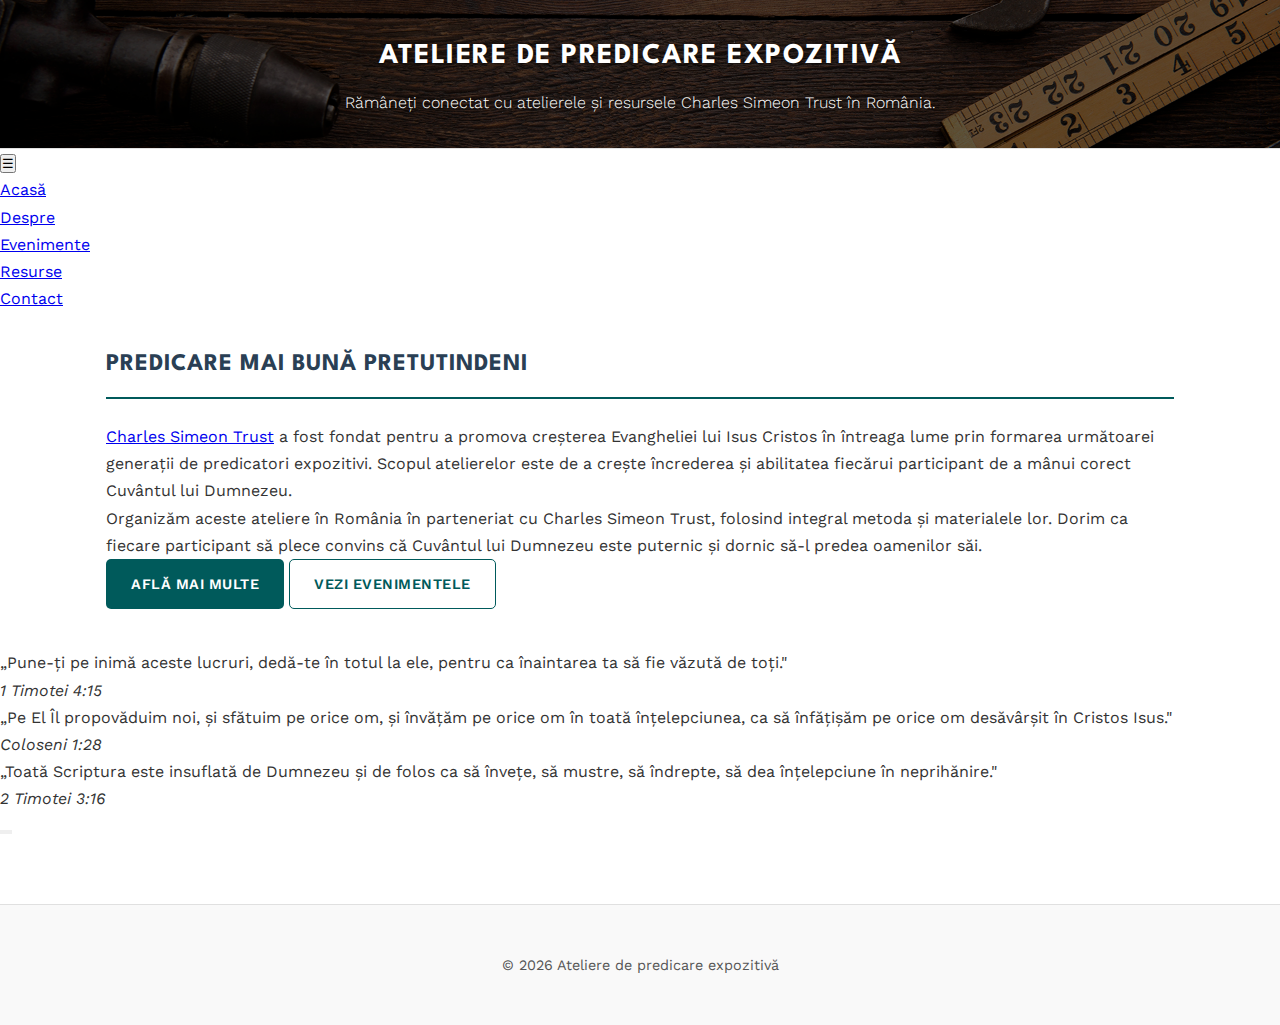
<file: index.html>
<!doctype html>
<html lang="ro">
  <head>
    <meta charset="UTF-8" />
    <meta name="viewport" content="width=device-width, initial-scale=1.0" />
    <title>Ateliere de predicare expozitivă</title>
    <link
      href="https://fonts.googleapis.com/css2?family=League+Spartan:wght@500;700&family=Work+Sans:wght@300;400;600&display=swap"
      rel="stylesheet"
    />
    <link rel="stylesheet" href="assets/css/style.css" />
    <link rel="icon" type="image/x-icon" href="assets/favicon.ico" />
  </head>
  <body>
    <a href="index" class="header-link">
      <header>
        <h1>Ateliere de predicare expozitivă</h1>
        <p>Rămâneți conectat cu atelierele și resursele Charles Simeon Trust în România.</p>
      </header>
    </a>

    <nav class="site-nav">
      <button class="nav-toggle" aria-label="Meniu" aria-expanded="false">☰</button>
      <ul>
        <li><a href="index" class="nav-link active">Acasă</a></li>
        <li><a href="despre" class="nav-link">Despre</a></li>
        <li><a href="evenimente" class="nav-link">Evenimente</a></li>
        <li><a href="resurse" class="nav-link">Resurse</a></li>
        <li><a href="contact" class="nav-link">Contact</a></li>
      </ul>
    </nav>

    <main>
      <!-- Conference banner shown during alert window -->
      <div class="conference-banner" id="conferenceBanner" style="display: none" role="status" aria-live="polite">
        <span id="conferenceText"></span>
        <a href="#" id="conferenceLink">vezi detalii</a>
      </div>

      <!-- Hero intro section -->
      <section class="home-intro">
        <h2 class="section-title">Predicare mai bună pretutindeni</h2>
        <p>
          <a href="https://simeontrust.org" target="_blank" rel="noopener noreferrer">Charles Simeon Trust</a>
          a fost fondat pentru a promova creșterea Evangheliei lui Isus Cristos în întreaga lume prin formarea
          următoarei generații de predicatori expozitivi. Scopul atelierelor este de a crește încrederea și abilitatea
          fiecărui participant de a mânui corect Cuvântul lui Dumnezeu.
        </p>
        <p>
          Organizăm aceste ateliere în România în parteneriat cu Charles Simeon Trust, folosind integral metoda și
          materialele lor. Dorim ca fiecare participant să plece convins că Cuvântul lui Dumnezeu este puternic și
          dornic să-l predea oamenilor săi.
        </p>
        <div class="home-cta-buttons">
          <a href="despre" class="btn">Află mai multe</a>
          <a href="evenimente" class="btn btn-secondary">Vezi evenimentele</a>
        </div>
      </section>
    </main>

    <!-- Parallax Scripture Banner -->
    <section class="scripture-parallax">
      <div class="scripture-overlay"></div>
      <div class="scripture-content">
        <div class="scripture-verse active">
          <blockquote>
            „Pune-ți pe inimă aceste lucruri, dedă-te în totul la ele, pentru ca înaintarea ta să fie văzută de
            toți."
          </blockquote>
          <cite>1 Timotei 4:15</cite>
        </div>
        <div class="scripture-verse">
          <blockquote>
            „Pe El Îl propovăduim noi, și sfătuim pe orice om, și învățăm pe orice om în toată înțelepciunea, ca să
            înfățișăm pe orice om desăvârșit în Cristos Isus."
          </blockquote>
          <cite>Coloseni 1:28</cite>
        </div>
        <div class="scripture-verse">
          <blockquote>
            „Toată Scriptura este insuflată de Dumnezeu și de folos ca să învețe, să mustre, să îndrepte, să dea
            înțelepciune în neprihănire."
          </blockquote>
          <cite>2 Timotei 3:16</cite>
        </div>
        <div class="scripture-dots"></div>
      </div>
    </section>

    <footer>&copy; <span class="current-year"></span> Ateliere de predicare expozitivă</footer>
    <script src="assets/js/script.js"></script>
    <!-- Cloudflare Web Analytics -->
    <script
      defer
      src="https://static.cloudflareinsights.com/beacon.min.js"
      data-cf-beacon='{"token": "b3a395f944cc4e03883c6c1ee74ef470"}'
    ></script>
    <!-- End Cloudflare Web Analytics -->
  </body>
</html>
</file>
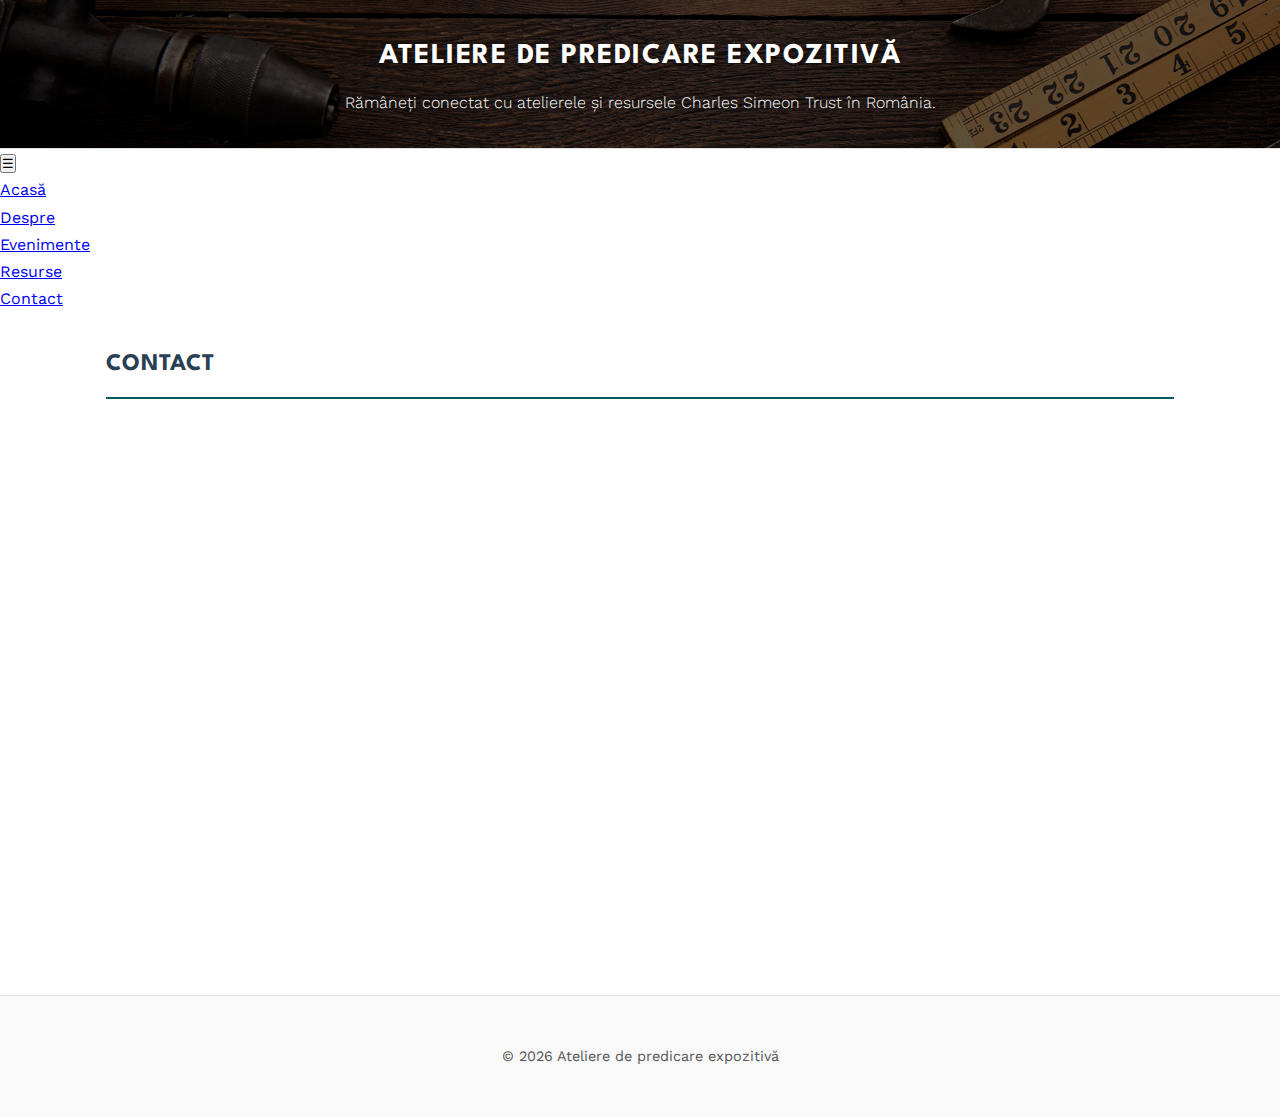
<file: contact.html>
<!doctype html>
<html lang="ro">
  <head>
    <meta charset="UTF-8" />
    <meta name="viewport" content="width=device-width, initial-scale=1.0" />
    <title>Contact — Ateliere de predicare expozitivă</title>
    <link
      href="https://fonts.googleapis.com/css2?family=League+Spartan:wght@500;700&family=Work+Sans:wght@300;400;600&display=swap"
      rel="stylesheet"
    />
    <link rel="stylesheet" href="assets/css/style.css" />
    <link rel="icon" type="image/x-icon" href="assets/favicon.ico" />
  </head>
  <body>
    <a href="index" class="header-link">
      <header>
        <h1>Ateliere de predicare expozitivă</h1>
        <p>Rămâneți conectat cu atelierele și resursele Charles Simeon Trust în România.</p>
      </header>
    </a>

    <nav class="site-nav">
      <button class="nav-toggle" aria-label="Meniu" aria-expanded="false">☰</button>
      <ul>
        <li><a href="index" class="nav-link">Acasă</a></li>
        <li><a href="despre" class="nav-link">Despre</a></li>
        <li><a href="evenimente" class="nav-link">Evenimente</a></li>
        <li><a href="resurse" class="nav-link">Resurse</a></li>
        <li><a href="contact" class="nav-link active">Contact</a></li>
      </ul>
    </nav>

    <main>
      <section class="despre-section">
        <h2 class="section-title">Contact</h2>
        <section class="form-container">
          <iframe
            src="https://tally.so/embed/3Xya8g?alignLeft=1&hideTitle=1&transparentBackground=1&dynamicHeight=1"
            width="100%"
            height="500"
            frameborder="0"
            marginheight="0"
            marginwidth="0"
            title="Formular de contact"
          >
          </iframe>
        </section>
      </section>
    </main>

    <footer>&copy; <span class="current-year"></span> Ateliere de predicare expozitivă</footer>
    <script src="assets/js/script.js"></script>
    <!-- Cloudflare Web Analytics -->
    <script
      defer
      src="https://static.cloudflareinsights.com/beacon.min.js"
      data-cf-beacon='{"token": "b3a395f944cc4e03883c6c1ee74ef470"}'
    ></script>
    <!-- End Cloudflare Web Analytics -->
  </body>
</html>
</file>
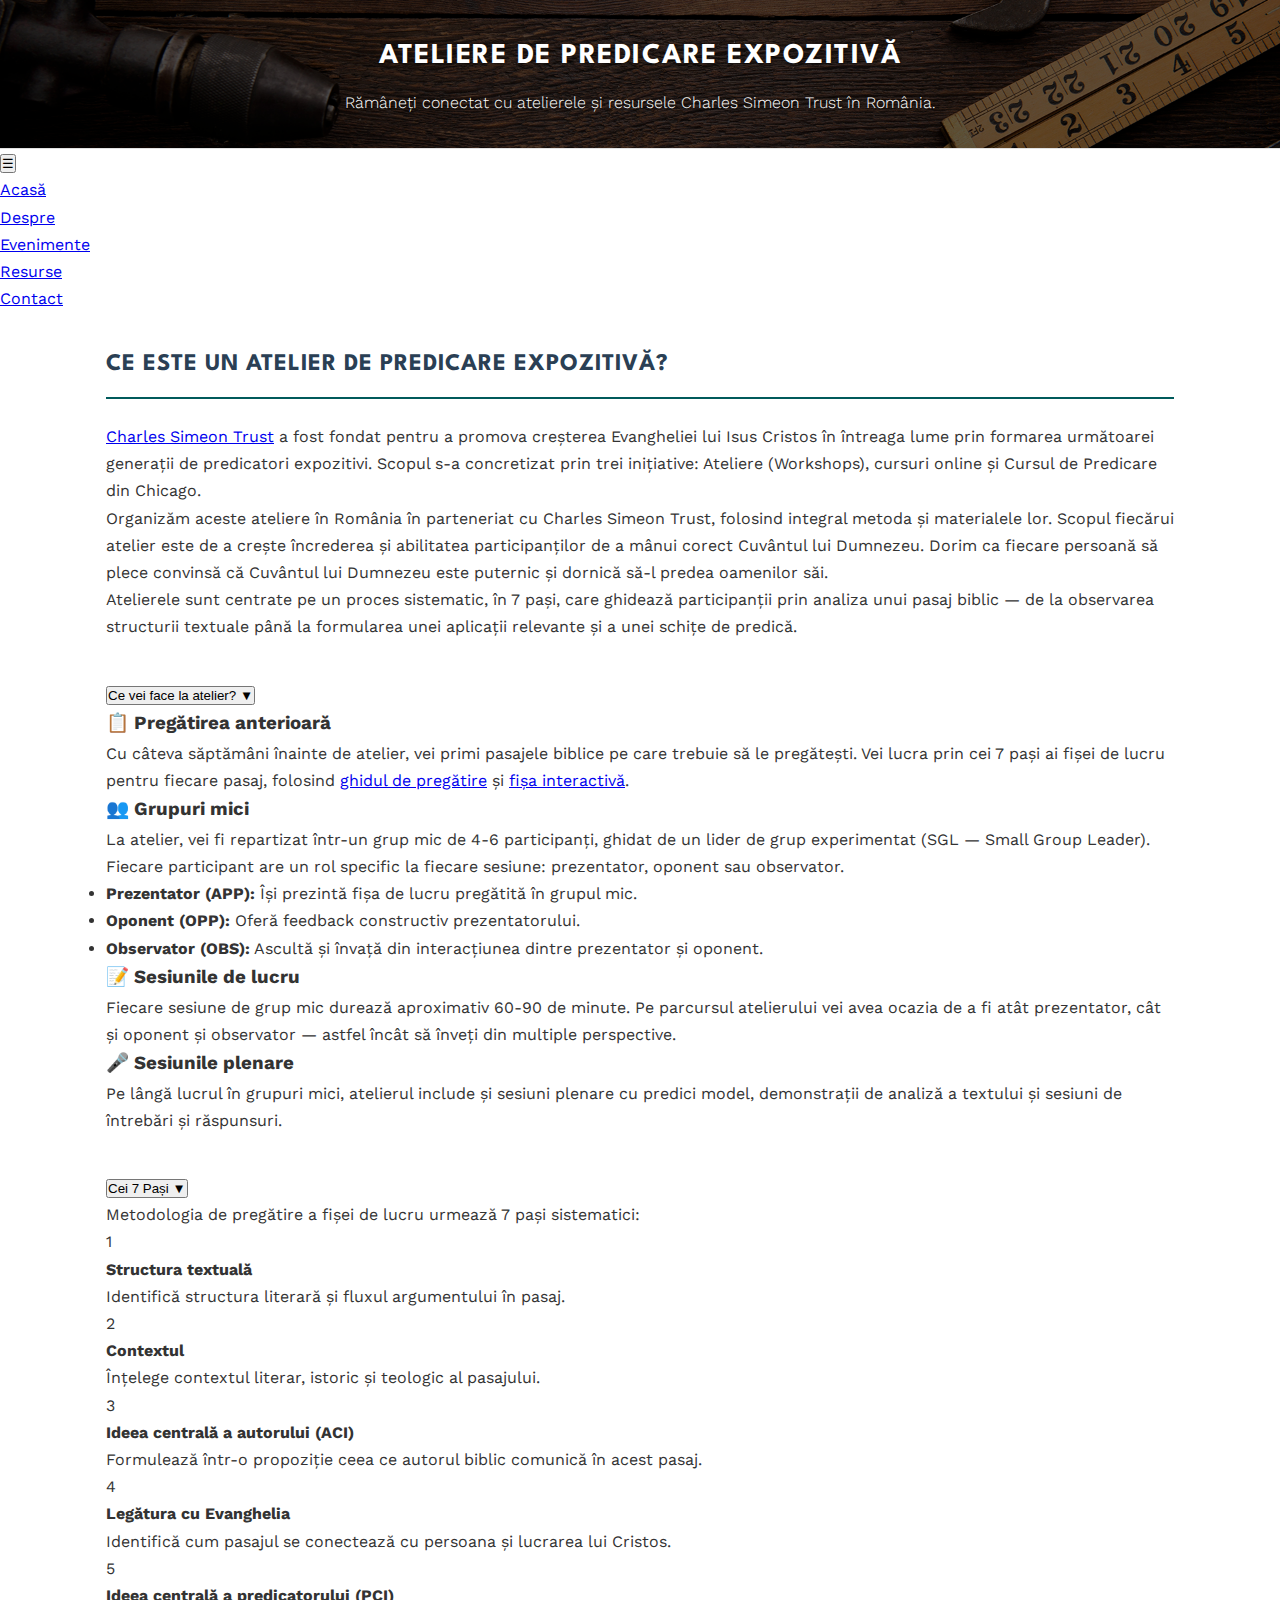
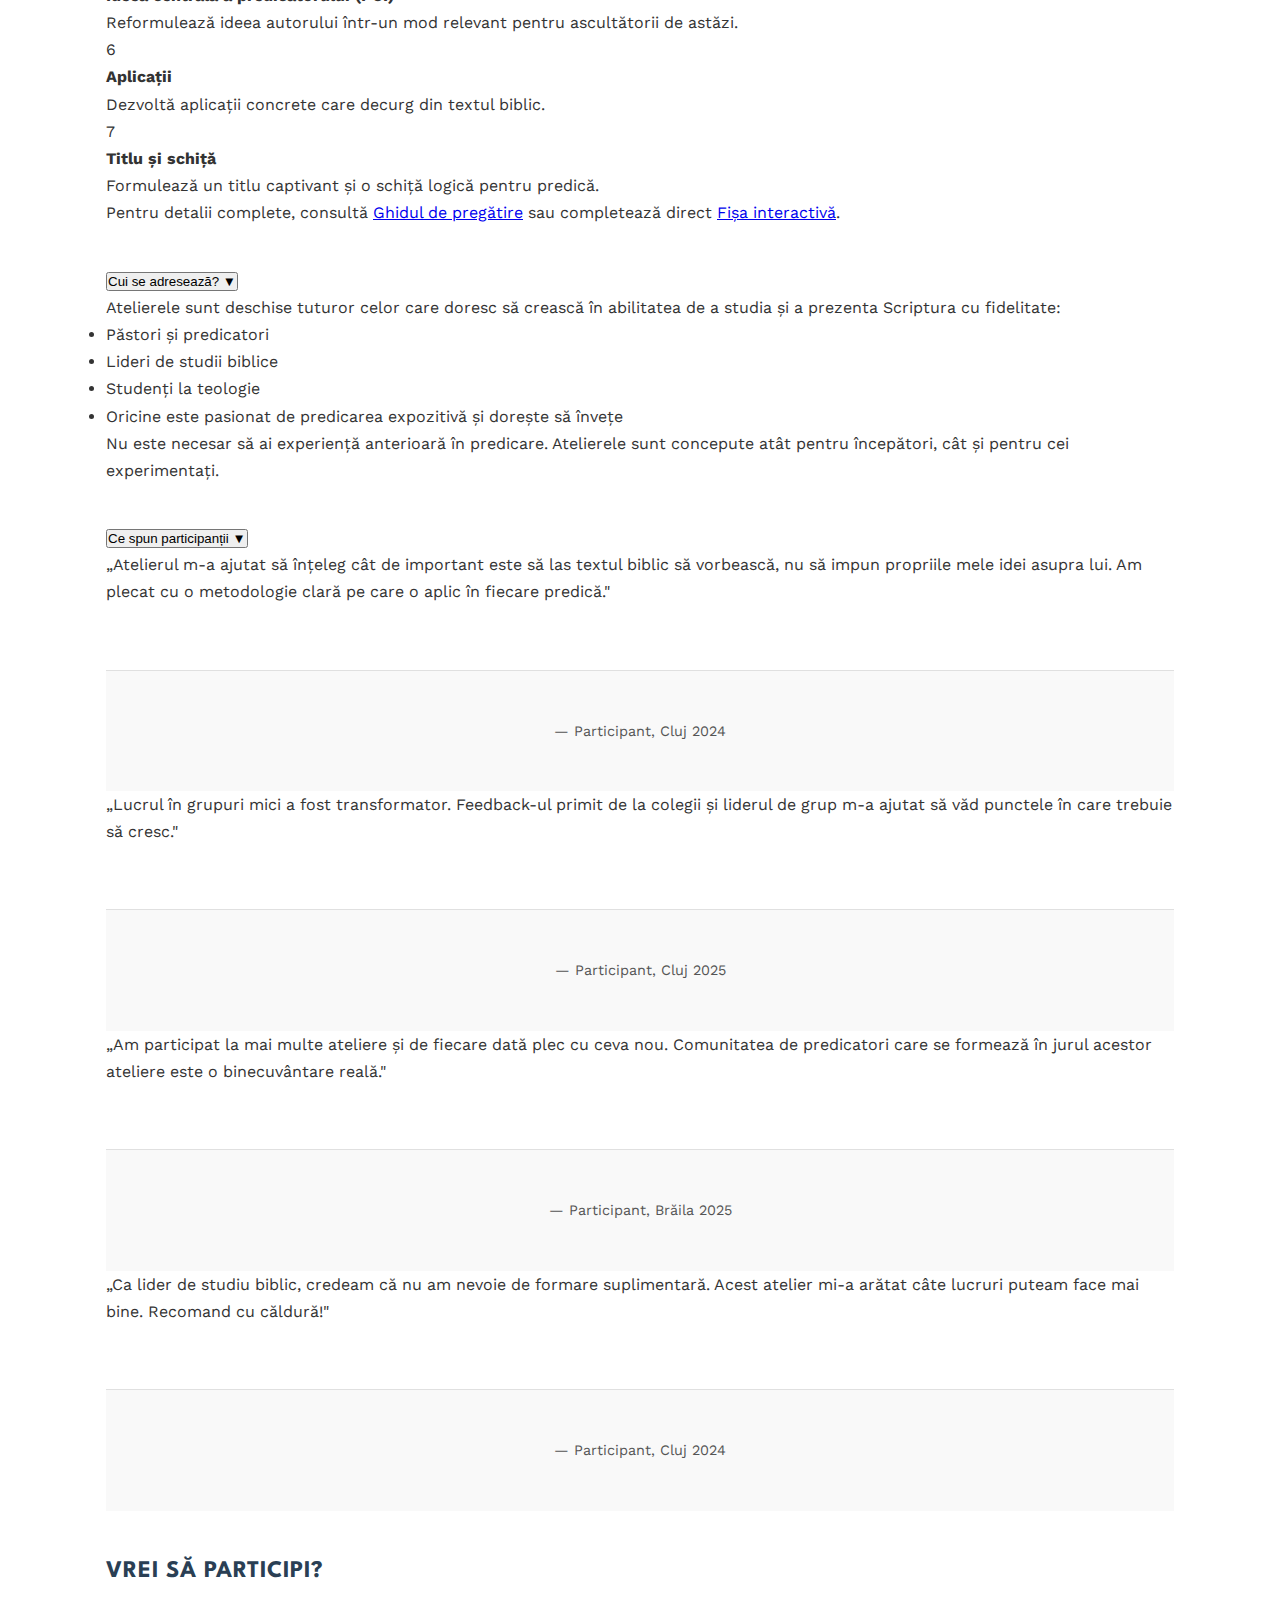
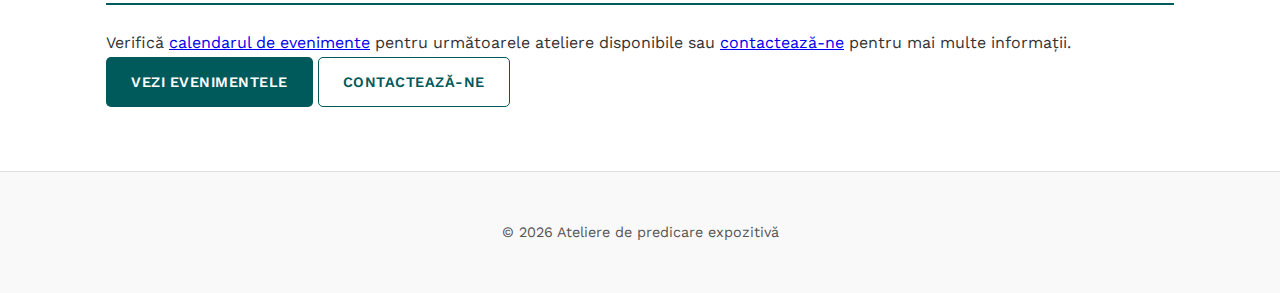
<file: despre.html>
<!doctype html>
<html lang="ro">
  <head>
    <meta charset="UTF-8" />
    <meta name="viewport" content="width=device-width, initial-scale=1.0" />
    <title>Despre Ateliere — Ateliere de predicare expozitivă</title>
    <link
      href="https://fonts.googleapis.com/css2?family=League+Spartan:wght@500;700&family=Work+Sans:wght@300;400;600&display=swap"
      rel="stylesheet"
    />
    <link rel="stylesheet" href="assets/css/style.css" />
    <link rel="icon" type="image/x-icon" href="assets/favicon.ico" />
  </head>
  <body>
    <a href="index" class="header-link">
      <header>
        <h1>Ateliere de predicare expozitivă</h1>
        <p>Rămâneți conectat cu atelierele și resursele Charles Simeon Trust în România.</p>
      </header>
    </a>

    <nav class="site-nav">
      <button class="nav-toggle" aria-label="Meniu" aria-expanded="false">☰</button>
      <ul>
        <li><a href="index" class="nav-link">Acasă</a></li>
        <li><a href="despre" class="nav-link active">Despre</a></li>
        <li><a href="evenimente" class="nav-link">Evenimente</a></li>
        <li><a href="resurse" class="nav-link">Resurse</a></li>
        <li><a href="contact" class="nav-link">Contact</a></li>
      </ul>
    </nav>

    <main>
      <!-- What is the workshop - always visible -->
      <section id="ce-este" class="despre-section">
        <h2 class="section-title">Ce este un Atelier de Predicare Expozitivă?</h2>
        <p>
          <a href="https://simeontrust.org" target="_blank" rel="noopener noreferrer">Charles Simeon Trust</a>
          a fost fondat pentru a promova creșterea Evangheliei lui Isus Cristos în întreaga lume prin formarea
          următoarei generații de predicatori expozitivi. Scopul s-a concretizat prin trei inițiative: Ateliere
          (Workshops), cursuri online și Cursul de Predicare din Chicago.
        </p>
        <p>
          Organizăm aceste ateliere în România în parteneriat cu Charles Simeon Trust, folosind integral metoda și
          materialele lor. Scopul fiecărui atelier este de a crește încrederea și abilitatea participanților de a mânui
          corect Cuvântul lui Dumnezeu. Dorim ca fiecare persoană să plece convinsă că Cuvântul lui Dumnezeu este
          puternic și dornică să-l predea oamenilor săi.
        </p>
        <p>
          Atelierele sunt centrate pe un proces sistematic, în 7 pași, care ghidează participanții prin analiza unui
          pasaj biblic — de la observarea structurii textuale până la formularea unei aplicații relevante și a unei
          schițe de predică.
        </p>
      </section>

      <!-- What to expect - collapsible -->
      <section id="ce-faci" class="despre-section despre-toggle-group">
        <button class="despre-toggle-btn">Ce vei face la atelier? <span class="toggle-icon">▼</span></button>
        <div class="despre-toggle-content">
          <div class="despre-detail">
            <h3>📋 Pregătirea anterioară</h3>
            <p>
              Cu câteva săptămâni înainte de atelier, vei primi pasajele biblice pe care trebuie să le pregătești. Vei
              lucra prin cei 7 pași ai fișei de lucru pentru fiecare pasaj, folosind
              <a href="ghid">ghidul de pregătire</a> și <a href="fisa">fișa interactivă</a>.
            </p>
          </div>

          <div class="despre-detail">
            <h3>👥 Grupuri mici</h3>
            <p>
              La atelier, vei fi repartizat într-un grup mic de 4-6 participanți, ghidat de un lider de grup
              experimentat (SGL — Small Group Leader). Fiecare participant are un rol specific la fiecare sesiune:
              prezentator, oponent sau observator.
            </p>
            <ul>
              <li><strong>Prezentator (APP):</strong> Își prezintă fișa de lucru pregătită în grupul mic.</li>
              <li><strong>Oponent (OPP):</strong> Oferă feedback constructiv prezentatorului.</li>
              <li>
                <strong>Observator (OBS):</strong> Ascultă și învață din interacțiunea dintre prezentator și oponent.
              </li>
            </ul>
          </div>

          <div class="despre-detail">
            <h3>📝 Sesiunile de lucru</h3>
            <p>
              Fiecare sesiune de grup mic durează aproximativ 60-90 de minute. Pe parcursul atelierului vei avea ocazia
              de a fi atât prezentator, cât și oponent și observator — astfel încât să înveți din multiple perspective.
            </p>
          </div>

          <div class="despre-detail">
            <h3>🎤 Sesiunile plenare</h3>
            <p>
              Pe lângă lucrul în grupuri mici, atelierul include și sesiuni plenare cu predici model, demonstrații de
              analiză a textului și sesiuni de întrebări și răspunsuri.
            </p>
          </div>
        </div>
      </section>

      <!-- The 7 steps - collapsible -->
      <section id="7-pasi" class="despre-section despre-toggle-group">
        <button class="despre-toggle-btn">Cei 7 Pași <span class="toggle-icon">▼</span></button>
        <div class="despre-toggle-content">
          <p>Metodologia de pregătire a fișei de lucru urmează 7 pași sistematici:</p>
          <div class="steps-overview">
            <div class="step-item">
              <span class="step-number">1</span>
              <div>
                <h4>Structura textuală</h4>
                <p>Identifică structura literară și fluxul argumentului în pasaj.</p>
              </div>
            </div>
            <div class="step-item">
              <span class="step-number">2</span>
              <div>
                <h4>Contextul</h4>
                <p>Înțelege contextul literar, istoric și teologic al pasajului.</p>
              </div>
            </div>
            <div class="step-item">
              <span class="step-number">3</span>
              <div>
                <h4>Ideea centrală a autorului (ACI)</h4>
                <p>Formulează într-o propoziție ceea ce autorul biblic comunică în acest pasaj.</p>
              </div>
            </div>
            <div class="step-item">
              <span class="step-number">4</span>
              <div>
                <h4>Legătura cu Evanghelia</h4>
                <p>Identifică cum pasajul se conectează cu persoana și lucrarea lui Cristos.</p>
              </div>
            </div>
            <div class="step-item">
              <span class="step-number">5</span>
              <div>
                <h4>Ideea centrală a predicatorului (PCI)</h4>
                <p>Reformulează ideea autorului într-un mod relevant pentru ascultătorii de astăzi.</p>
              </div>
            </div>
            <div class="step-item">
              <span class="step-number">6</span>
              <div>
                <h4>Aplicații</h4>
                <p>Dezvoltă aplicații concrete care decurg din textul biblic.</p>
              </div>
            </div>
            <div class="step-item">
              <span class="step-number">7</span>
              <div>
                <h4>Titlu și schiță</h4>
                <p>Formulează un titlu captivant și o schiță logică pentru predică.</p>
              </div>
            </div>
          </div>
          <p class="despre-cta">
            Pentru detalii complete, consultă <a href="ghid">Ghidul de pregătire</a> sau completează direct
            <a href="fisa">Fișa interactivă</a>.
          </p>
        </div>
      </section>

      <!-- Who is it for - collapsible -->
      <section id="cui-se-adreseaza" class="despre-section despre-toggle-group">
        <button class="despre-toggle-btn">Cui se adresează? <span class="toggle-icon">▼</span></button>
        <div class="despre-toggle-content">
          <p>
            Atelierele sunt deschise tuturor celor care doresc să crească în abilitatea de a studia și a prezenta
            Scriptura cu fidelitate:
          </p>
          <ul class="despre-list">
            <li>Păstori și predicatori</li>
            <li>Lideri de studii biblice</li>
            <li>Studenți la teologie</li>
            <li>Oricine este pasionat de predicarea expozitivă și dorește să învețe</li>
          </ul>
          <p>
            Nu este necesar să ai experiență anterioară în predicare. Atelierele sunt concepute atât pentru începători,
            cât și pentru cei experimentați.
          </p>
        </div>
      </section>

      <!-- Testimonials - collapsible, open by default -->
      <section id="recenzii" class="despre-section testimonials-section despre-toggle-group expanded">
        <button class="despre-toggle-btn">Ce spun participanții <span class="toggle-icon">▼</span></button>
        <div class="despre-toggle-content">
          <div class="testimonials-grid">
            <blockquote class="testimonial-card">
              <p>
                „Atelierul m-a ajutat să înțeleg cât de important este să las textul biblic să vorbească, nu să impun
                propriile mele idei asupra lui. Am plecat cu o metodologie clară pe care o aplic în fiecare predică."
              </p>
              <footer>— Participant, Cluj 2024</footer>
            </blockquote>
            <blockquote class="testimonial-card">
              <p>
                „Lucrul în grupuri mici a fost transformator. Feedback-ul primit de la colegii și liderul de grup m-a
                ajutat să văd punctele în care trebuie să cresc."
              </p>
              <footer>— Participant, Cluj 2025</footer>
            </blockquote>
            <blockquote class="testimonial-card">
              <p>
                „Am participat la mai multe ateliere și de fiecare dată plec cu ceva nou. Comunitatea de predicatori
                care se formează în jurul acestor ateliere este o binecuvântare reală."
              </p>
              <footer>— Participant, Brăila 2025</footer>
            </blockquote>
            <blockquote class="testimonial-card">
              <p>
                „Ca lider de studiu biblic, credeam că nu am nevoie de formare suplimentară. Acest atelier mi-a arătat
                câte lucruri puteam face mai bine. Recomand cu căldură!"
              </p>
              <footer>— Participant, Cluj 2024</footer>
            </blockquote>
          </div>
        </div>
      </section>

      <!-- CTA -->
      <section id="participa" class="despre-section despre-cta-section">
        <h2 class="section-title">Vrei să participi?</h2>
        <p>
          Verifică <a href="evenimente">calendarul de evenimente</a> pentru următoarele ateliere disponibile sau
          <a href="contact">contactează-ne</a> pentru mai multe informații.
        </p>
        <div class="despre-cta-buttons">
          <a href="evenimente" class="btn">Vezi evenimentele</a>
          <a href="contact" class="btn btn-secondary">Contactează-ne</a>
        </div>
      </section>
    </main>

    <footer>&copy; <span class="current-year"></span> Ateliere de predicare expozitivă</footer>
    <script src="assets/js/script.js"></script>
    <script>
      document.querySelectorAll(".despre-toggle-btn").forEach(btn => {
        btn.addEventListener("click", () => {
          btn.closest(".despre-toggle-group").classList.toggle("expanded");
        });
      });
    </script>
    <!-- Cloudflare Web Analytics -->
    <script
      defer
      src="https://static.cloudflareinsights.com/beacon.min.js"
      data-cf-beacon='{"token": "b3a395f944cc4e03883c6c1ee74ef470"}'
    ></script>
    <!-- End Cloudflare Web Analytics -->
  </body>
</html>
</file>
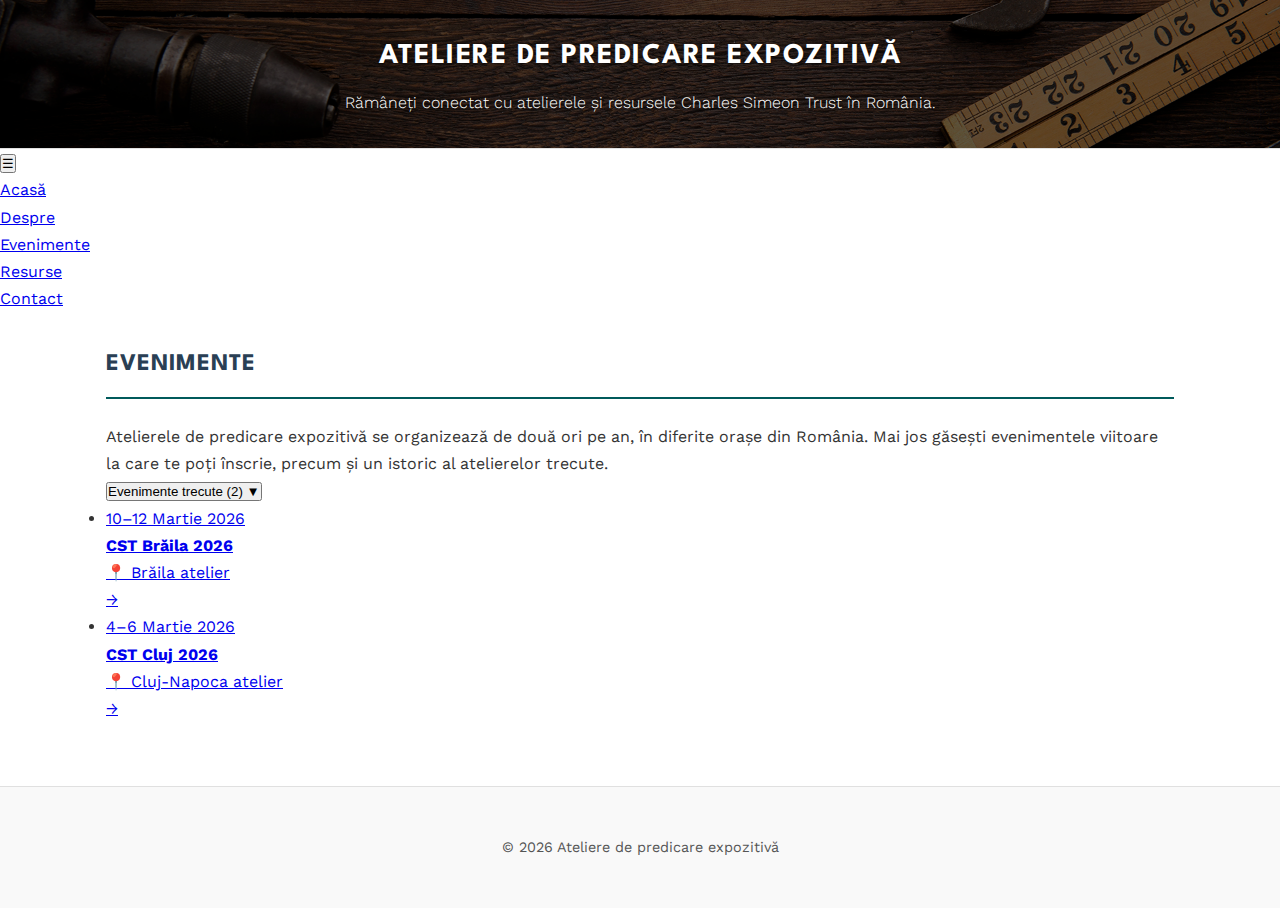
<file: evenimente.html>
<!doctype html>
<html lang="ro">
  <head>
    <meta charset="UTF-8" />
    <meta name="viewport" content="width=device-width, initial-scale=1.0" />
    <title>Evenimente — Ateliere de predicare expozitivă</title>
    <link
      href="https://fonts.googleapis.com/css2?family=League+Spartan:wght@500;700&family=Work+Sans:wght@300;400;600&display=swap"
      rel="stylesheet"
    />
    <link rel="stylesheet" href="assets/css/style.css" />
    <link rel="icon" type="image/x-icon" href="assets/favicon.ico" />
  </head>
  <body>
    <a href="index" class="header-link">
      <header>
        <h1>Ateliere de predicare expozitivă</h1>
        <p>Rămâneți conectat cu atelierele și resursele Charles Simeon Trust în România.</p>
      </header>
    </a>

    <nav class="site-nav">
      <button class="nav-toggle" aria-label="Meniu" aria-expanded="false">☰</button>
      <ul>
        <li><a href="index" class="nav-link">Acasă</a></li>
        <li><a href="despre" class="nav-link">Despre </a></li>
        <li><a href="evenimente" class="nav-link active">Evenimente</a></li>
        <li><a href="resurse" class="nav-link">Resurse</a></li>
        <li><a href="contact" class="nav-link">Contact</a></li>
      </ul>
    </nav>

    <main>
      <section class="events-page">
        <h2 class="section-title">Evenimente</h2>
        <p class="events-intro">
          Atelierele de predicare expozitivă se organizează de două ori pe an, în diferite orașe din România. Mai jos
          găsești evenimentele viitoare la care te poți înscrie, precum și un istoric al atelierelor trecute.
        </p>
        <div id="eventsContainer">
          <!-- Populated by JS -->
        </div>
      </section>
    </main>

    <footer>&copy; <span class="current-year"></span> Ateliere de predicare expozitivă</footer>
    <script src="assets/js/script.js"></script>
    <script src="assets/js/evenimente.js"></script>
    <!-- Cloudflare Web Analytics -->
    <script
      defer
      src="https://static.cloudflareinsights.com/beacon.min.js"
      data-cf-beacon='{"token": "b3a395f944cc4e03883c6c1ee74ef470"}'
    ></script>
    <!-- End Cloudflare Web Analytics -->
  </body>
</html>
</file>
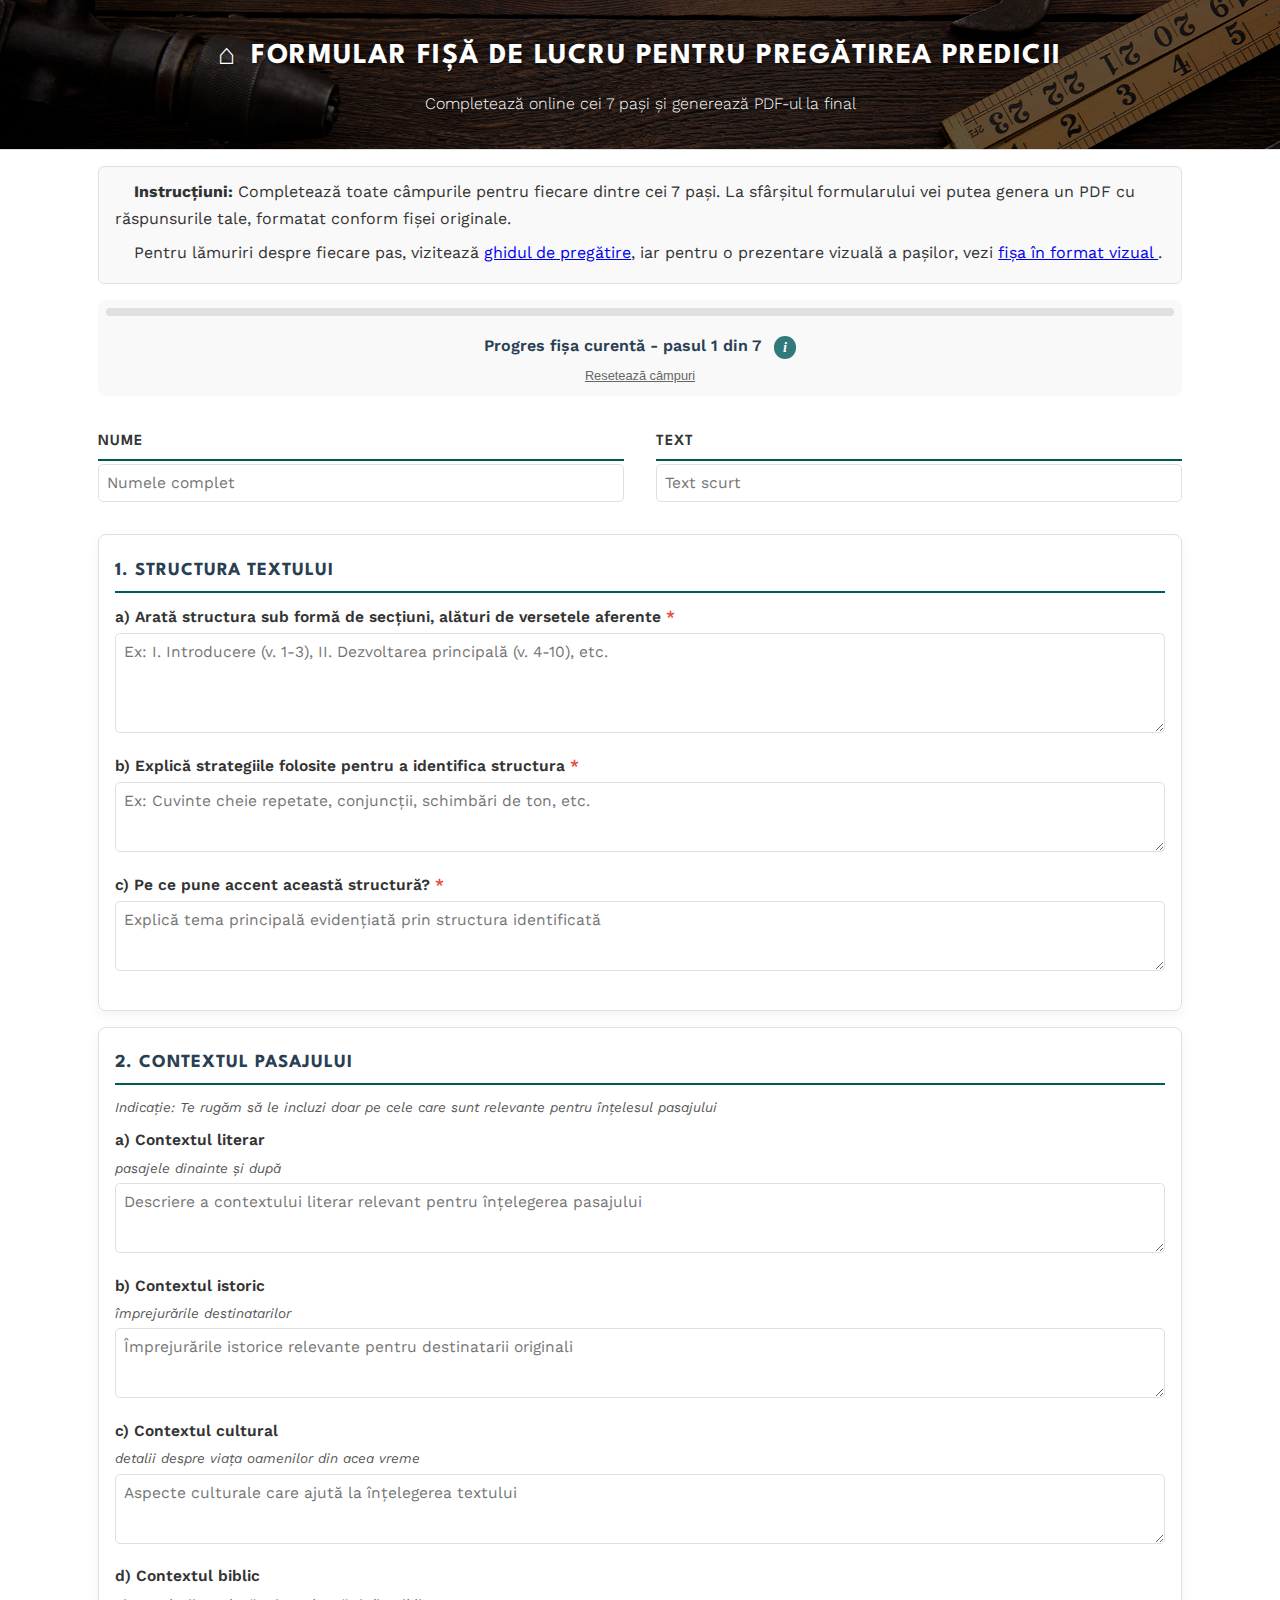
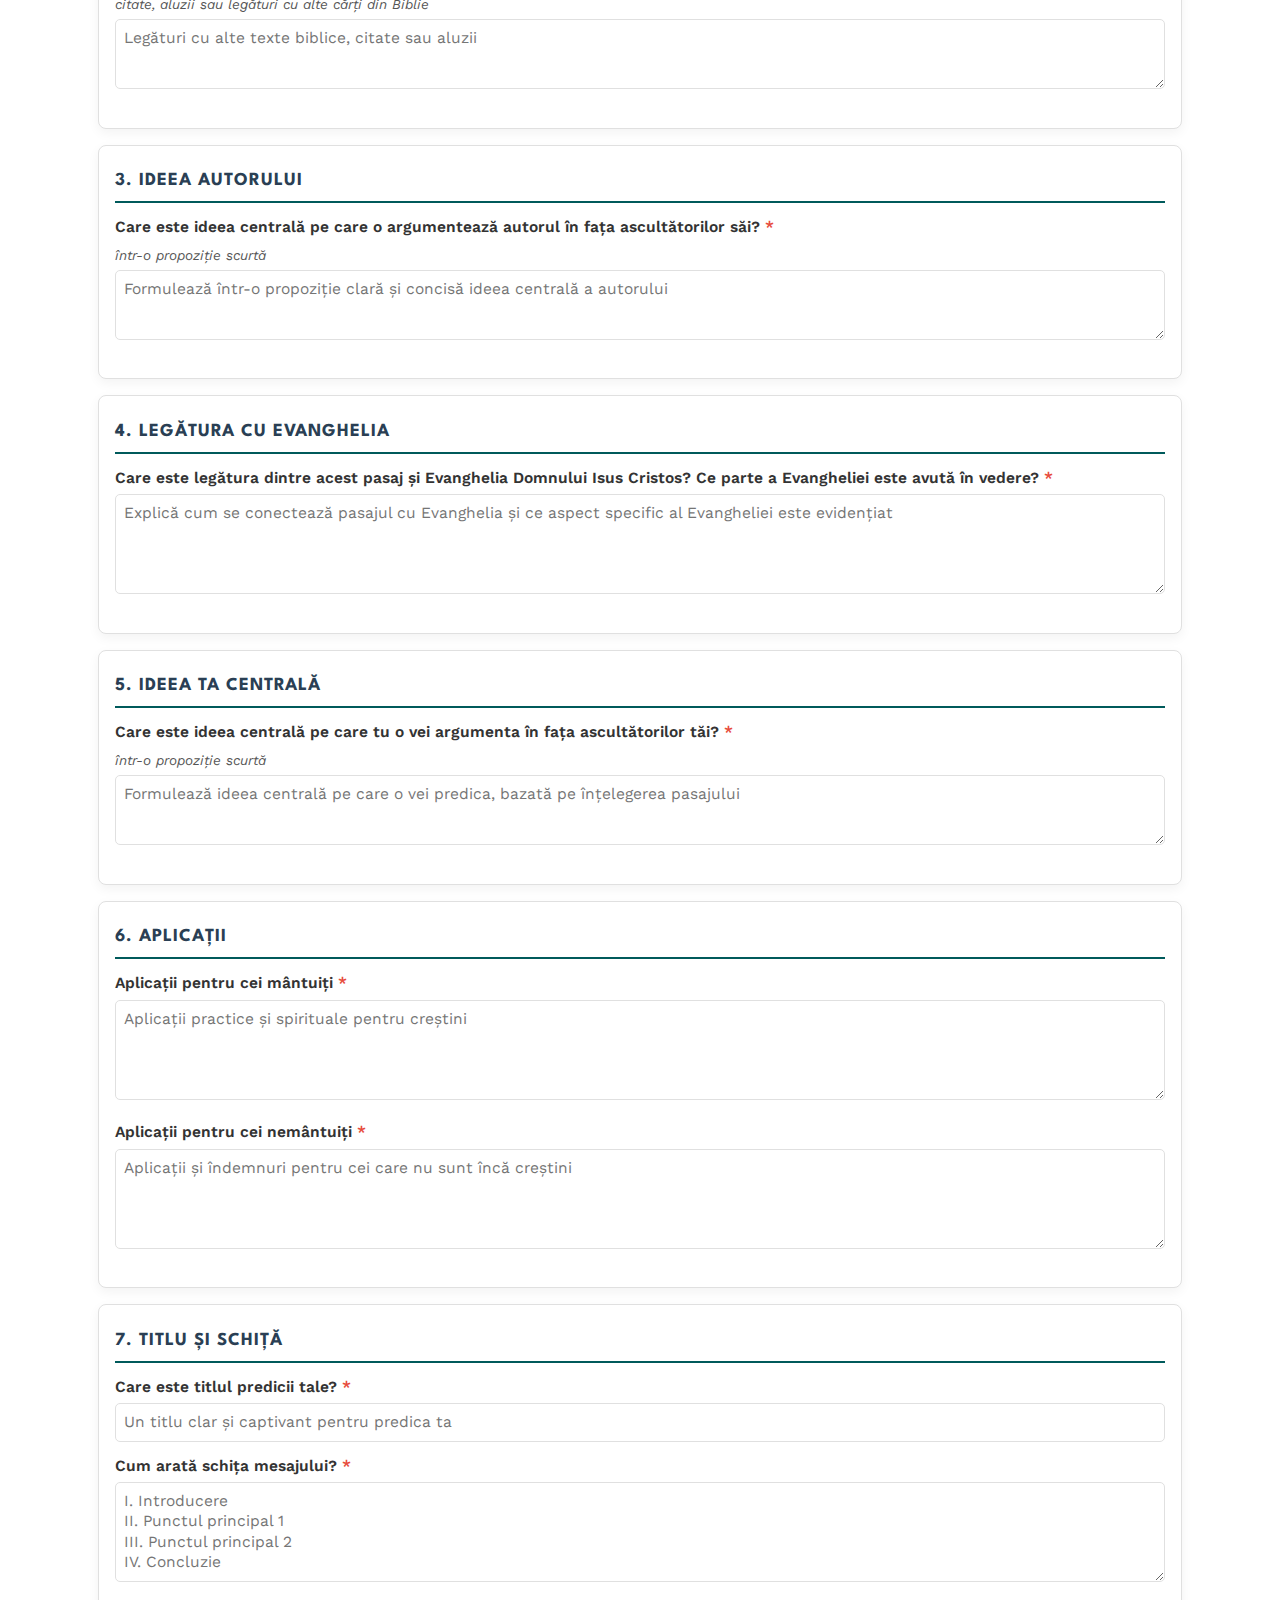
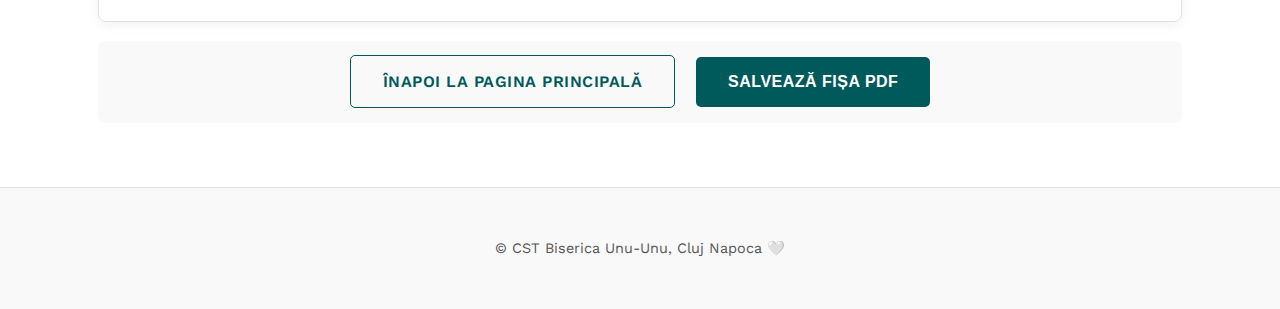
<file: fisa.html>
<!doctype html>
<html lang="ro">
  <head>
    <meta charset="UTF-8" />
    <meta name="viewport" content="width=device-width, initial-scale=1.0" />
    <title>Formular Fișă de lucru – 7 Pași</title>
    <link
      href="https://fonts.googleapis.com/css2?family=League+Spartan:wght@500;700&family=Work+Sans:wght@300;400;600&display=swap"
      rel="stylesheet"
    />
    <link rel="stylesheet" href="assets/css/style.css" />
    <link rel="icon" type="image/x-icon" href="assets/favicon.ico" />

    <link rel="stylesheet" href="assets/css/fisa.css" />
  </head>
  <body>
    <a href="index" class="header-link">
      <header>
        <h1><span class="home-icon">⌂</span>Formular Fișă de lucru pentru Pregătirea Predicii</h1>
        <p>Completează online cei 7 pași și generează PDF-ul la final</p>
      </header>
    </a>

    <div class="form-container">
      <section class="intro">
        <p>
          <strong>Instrucțiuni:</strong> Completează toate câmpurile pentru fiecare dintre cei 7 pași. La sfârșitul
          formularului vei putea genera un PDF cu răspunsurile tale, formatat conform fișei originale.
        </p>
        <p>
          Pentru lămuriri despre fiecare pas, vizitează <a href="ghid" target="_blank">ghidul de pregătire</a>, iar
          pentru o prezentare vizuală a pașilor, vezi <a href="fisa-vizual" target="_blank">fișa în format vizual </a>.
        </p>
      </section>

      <div class="progress-indicator">
        <div class="progress-bar">
          <div class="progress-fill" id="progressFill"></div>
        </div>
        <div class="step-counter">
          Progres fișa curentă - pasul <span id="currentStep">1</span> din 7
          <button type="button" id="openFormattingHelp" class="info-btn" title="Ghid de formatare">i</button>
        </div>
        <button type="button" id="resetForm">Resetează câmpuri</button>
        <!-- <span>|</span> -->
        <!-- <button type="button" id="loadJson">încarcă din *-raw.json</button> -->
      </div>

      <div class="extra-fields" style="display: flex; gap: 2rem; margin: 2rem 0; align-items: flex-end">
        <div class="form-group" style="flex: 1; margin-bottom: 0">
          <label for="nume" class="extra-h3-label">Nume</label>
          <input
            type="text"
            id="nume"
            name="nume"
            maxlength="64"
            placeholder="Numele complet"
            class="form-group-input"
          />
        </div>
        <div class="form-group" style="flex: 1; margin-bottom: 0">
          <label for="text" class="extra-h3-label">Text</label>
          <input type="text" id="text" name="text" maxlength="64" placeholder="Text scurt" class="form-group-input" />
        </div>
      </div>

      <form id="fisaForm">
        <!-- Pasul 1: Structura textului -->
        <div class="form-step" data-step="1">
          <h3>1. Structura textului</h3>

          <div class="form-group">
            <label for="structura-sectiuni">
              a) Arată structura sub formă de secțiuni, alături de versetele aferente <span class="required">*</span>
            </label>
            <textarea
              id="structura-sectiuni"
              name="structura-sectiuni"
              required
              class="large"
              placeholder="Ex: I. Introducere (v. 1-3), II. Dezvoltarea principală (v. 4-10), etc."
            ></textarea>
          </div>

          <div class="form-group">
            <label for="structura-strategii">
              b) Explică strategiile folosite pentru a identifica structura <span class="required">*</span>
            </label>
            <textarea
              id="structura-strategii"
              name="structura-strategii"
              required
              placeholder="Ex: Cuvinte cheie repetate, conjuncții, schimbări de ton, etc."
            ></textarea>
          </div>

          <div class="form-group">
            <label for="structura-accent">
              c) Pe ce pune accent această structură? <span class="required">*</span>
            </label>
            <textarea
              id="structura-accent"
              name="structura-accent"
              required
              placeholder="Explică tema principală evidențiată prin structura identificată"
            ></textarea>
          </div>
        </div>

        <!-- Pasul 2: Contextul pasajului -->
        <div class="form-step" data-step="2">
          <h3>2. Contextul pasajului</h3>
          <div class="hint">
            Indicație: Te rugăm să le incluzi doar pe cele care sunt relevante pentru înțelesul pasajului
          </div>

          <div class="form-group">
            <label for="context-literar">a) Contextul literar</label>
            <div class="hint">pasajele dinainte și după</div>
            <textarea
              id="context-literar"
              name="context-literar"
              placeholder="Descriere a contextului literar relevant pentru înțelegerea pasajului"
            ></textarea>
          </div>

          <div class="form-group">
            <label for="context-istoric">b) Contextul istoric</label>
            <div class="hint">împrejurările destinatarilor</div>
            <textarea
              id="context-istoric"
              name="context-istoric"
              placeholder="Împrejurările istorice relevante pentru destinatarii originali"
            ></textarea>
          </div>

          <div class="form-group">
            <label for="context-cultural">c) Contextul cultural</label>
            <div class="hint">detalii despre viața oamenilor din acea vreme</div>
            <textarea
              id="context-cultural"
              name="context-cultural"
              placeholder="Aspecte culturale care ajută la înțelegerea textului"
            ></textarea>
          </div>

          <div class="form-group">
            <label for="context-biblic">d) Contextul biblic</label>
            <div class="hint">citate, aluzii sau legături cu alte cărți din Biblie</div>
            <textarea
              id="context-biblic"
              name="context-biblic"
              placeholder="Legături cu alte texte biblice, citate sau aluzii"
            ></textarea>
          </div>
        </div>

        <!-- Pasul 3: Ideea autorului -->
        <div class="form-step" data-step="3">
          <h3>3. Ideea autorului</h3>

          <div class="form-group">
            <label for="ideea-autorului">
              Care este ideea centrală pe care o argumentează autorul în fața ascultătorilor săi?
              <span class="required">*</span>
            </label>
            <div class="hint">într-o propoziție scurtă</div>
            <textarea
              id="ideea-autorului"
              name="ideea-autorului"
              required
              placeholder="Formulează într-o propoziție clară și concisă ideea centrală a autorului"
            ></textarea>
          </div>
        </div>

        <!-- Pasul 4: Legătura cu Evanghelia -->
        <div class="form-step" data-step="4">
          <h3>4. Legătura cu Evanghelia</h3>

          <div class="form-group">
            <label for="legatura-evanghelia">
              Care este legătura dintre acest pasaj și Evanghelia Domnului Isus Cristos? Ce parte a Evangheliei este
              avută în vedere? <span class="required">*</span>
            </label>
            <textarea
              id="legatura-evanghelia"
              name="legatura-evanghelia"
              required
              class="large"
              placeholder="Explică cum se conectează pasajul cu Evanghelia și ce aspect specific al Evangheliei este evidențiat"
            ></textarea>
          </div>
        </div>

        <!-- Pasul 5: Ideea ta centrală -->
        <div class="form-step" data-step="5">
          <h3>5. Ideea ta centrală</h3>

          <div class="form-group">
            <label for="ideea-mea">
              Care este ideea centrală pe care tu o vei argumenta în fața ascultătorilor tăi?
              <span class="required">*</span>
            </label>
            <div class="hint">într-o propoziție scurtă</div>
            <textarea
              id="ideea-mea"
              name="ideea-mea"
              required
              placeholder="Formulează ideea centrală pe care o vei predica, bazată pe înțelegerea pasajului"
            ></textarea>
          </div>
        </div>

        <!-- Pasul 6: Aplicații -->
        <div class="form-step" data-step="6">
          <h3>6. Aplicații</h3>

          <div class="form-group">
            <label for="aplicatii-mantuiti"> Aplicații pentru cei mântuiți <span class="required">*</span> </label>
            <textarea
              id="aplicatii-mantuiti"
              name="aplicatii-mantuiti"
              required
              class="large"
              placeholder="Aplicații practice și spirituale pentru creștini"
            ></textarea>
          </div>

          <div class="form-group">
            <label for="aplicatii-nemantuiti"> Aplicații pentru cei nemântuiți <span class="required">*</span> </label>
            <textarea
              id="aplicatii-nemantuiti"
              name="aplicatii-nemantuiti"
              required
              class="large"
              placeholder="Aplicații și îndemnuri pentru cei care nu sunt încă creștini"
            ></textarea>
          </div>
        </div>

        <!-- Pasul 7: Titlu și schiță -->
        <div class="form-step" data-step="7">
          <h3>7. Titlu și schiță</h3>

          <div class="form-group">
            <label for="titlu-predica"> Care este titlul predicii tale? <span class="required">*</span> </label>
            <input
              type="text"
              id="titlu-predica"
              name="titlu-predica"
              required
              placeholder="Un titlu clar și captivant pentru predica ta"
            />
          </div>

          <div class="form-group">
            <label for="schita-mesaj"> Cum arată schița mesajului? <span class="required">*</span> </label>
            <textarea
              id="schita-mesaj"
              name="schita-mesaj"
              required
              class="large"
              placeholder="I. Introducere&#10;II. Punctul principal 1&#10;III. Punctul principal 2&#10;IV. Concluzie"
            ></textarea>
          </div>
        </div>

        <div class="form-actions">
          <a href="index.html" class="btn-secondary">Înapoi la pagina principală</a>
          <button type="button" id="generatePDF" class="btn-primary">Salvează fișa PDF</button>
        </div>
      </form>
    </div>

    <footer>&copy; <span class="current-year"></span> CST Biserica Unu-Unu, Cluj Napoca 🤍</footer>

    <!-- Formatting Help Modal -->
    <div id="formattingHelpModal" class="modal-overlay" style="display: none">
      <div class="modal-content">
        <div class="modal-header">
          <h3>Ghid de Formatare Text (PDF)</h3>
          <button type="button" id="closeFormattingHelp" class="close-modal">&times;</button>
        </div>
        <div class="modal-body">
          <p>Poți folosi următoarele simboluri pentru a formata textul care va apărea în PDF:</p>
          <ul class="help-list">
            <li>
              <strong>**text**</strong> : Scrie textul între două steluțe pentru a-l face
              <strong>îngroșat (bold)</strong>.
            </li>
            <li><em>*text*</em> : Scrie textul între o singură steluță pentru a-l face <em>italic (cursiv)</em>.</li>
            <li><strong># Titlu</strong> : Folosește un diez la începutul rândului pentru un titlu.</li>
            <li><strong>## Subtitlu</strong> : Folosește doi diezi pentru un subtitlu.</li>
            <li><strong>- Element</strong> : Folosește o liniuță la începutul rândului pentru o listă.</li>
          </ul>
          <div class="modal-example">
            <p><strong>Exemplu:</strong></p>
            <code>
              # Introducere<br />
              Acesta este un punct **important**.<br />
              - Ideea 1<br />
              - Ideea 2
            </code>
          </div>
        </div>
      </div>
    </div>

    <script src="assets/js/utilities.js"></script>
    <script src="assets/js/fisa.js"></script>
  </body>
</html>
</file>
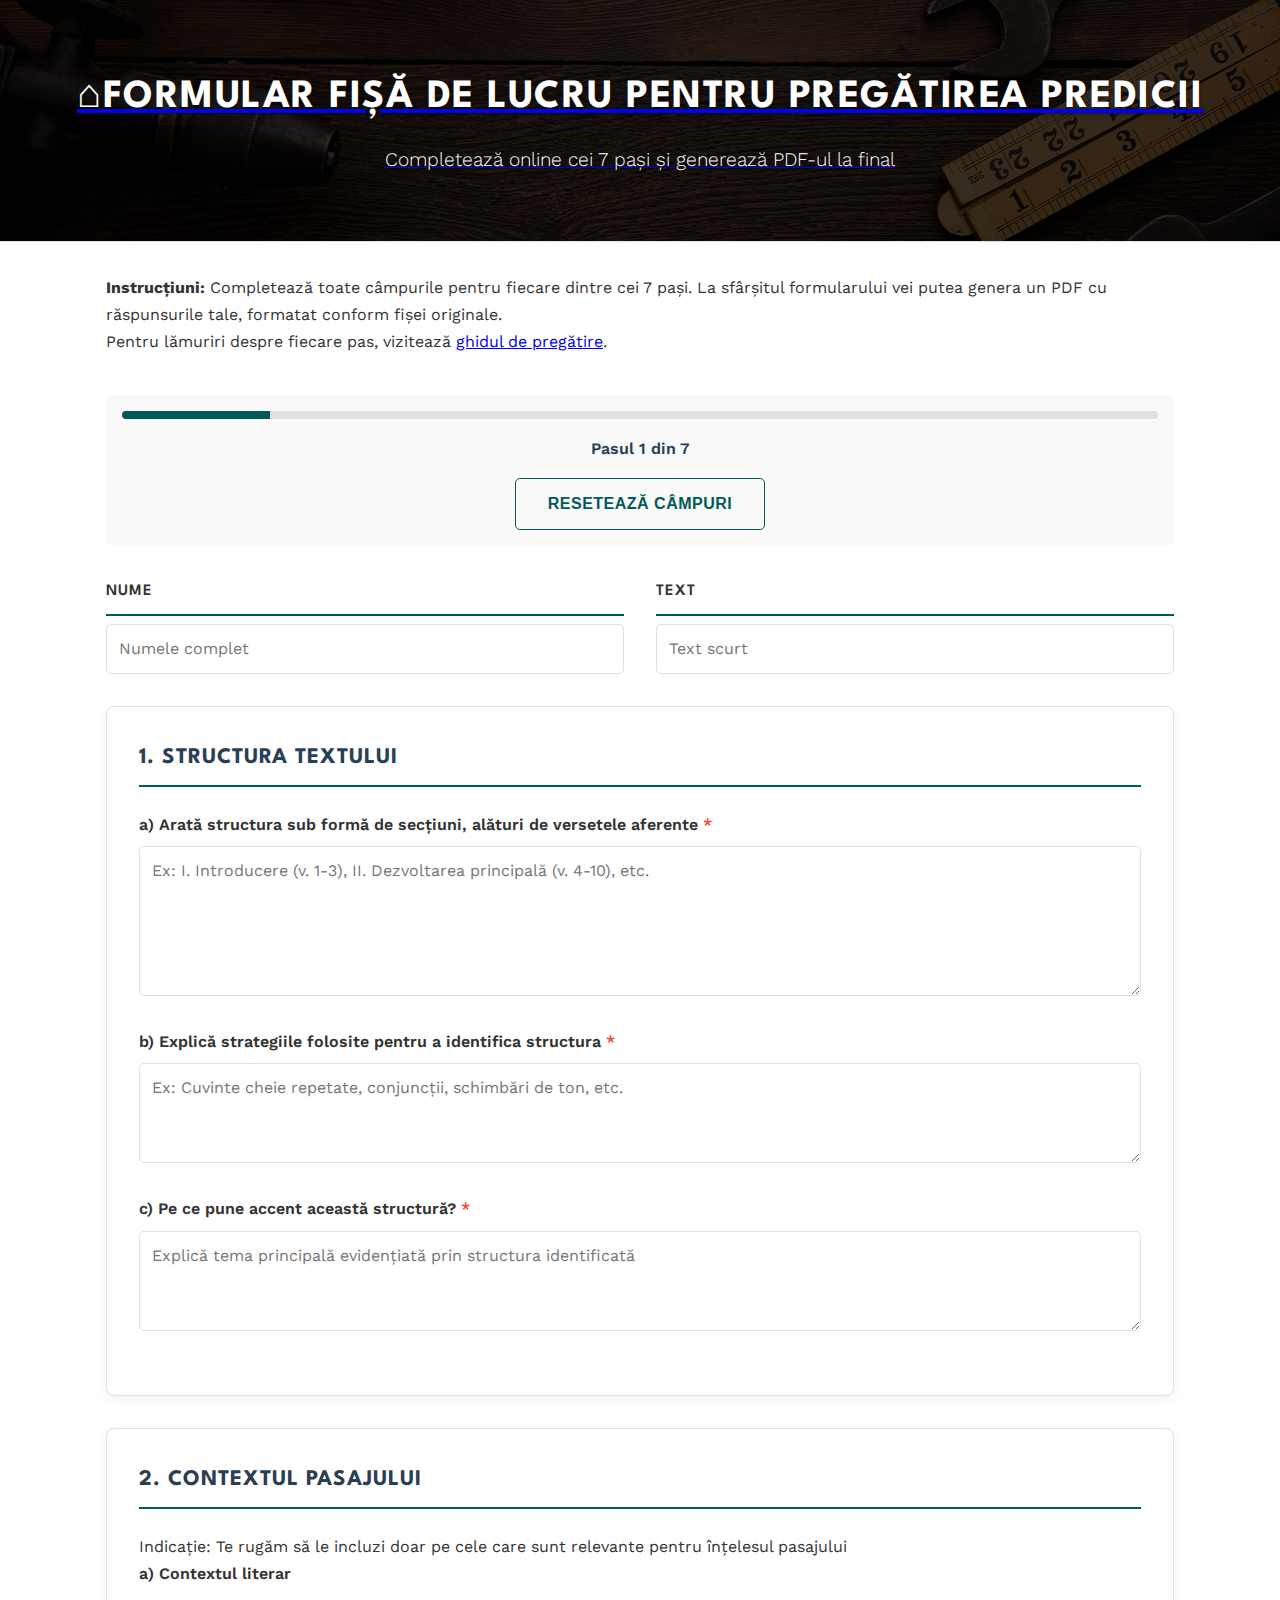
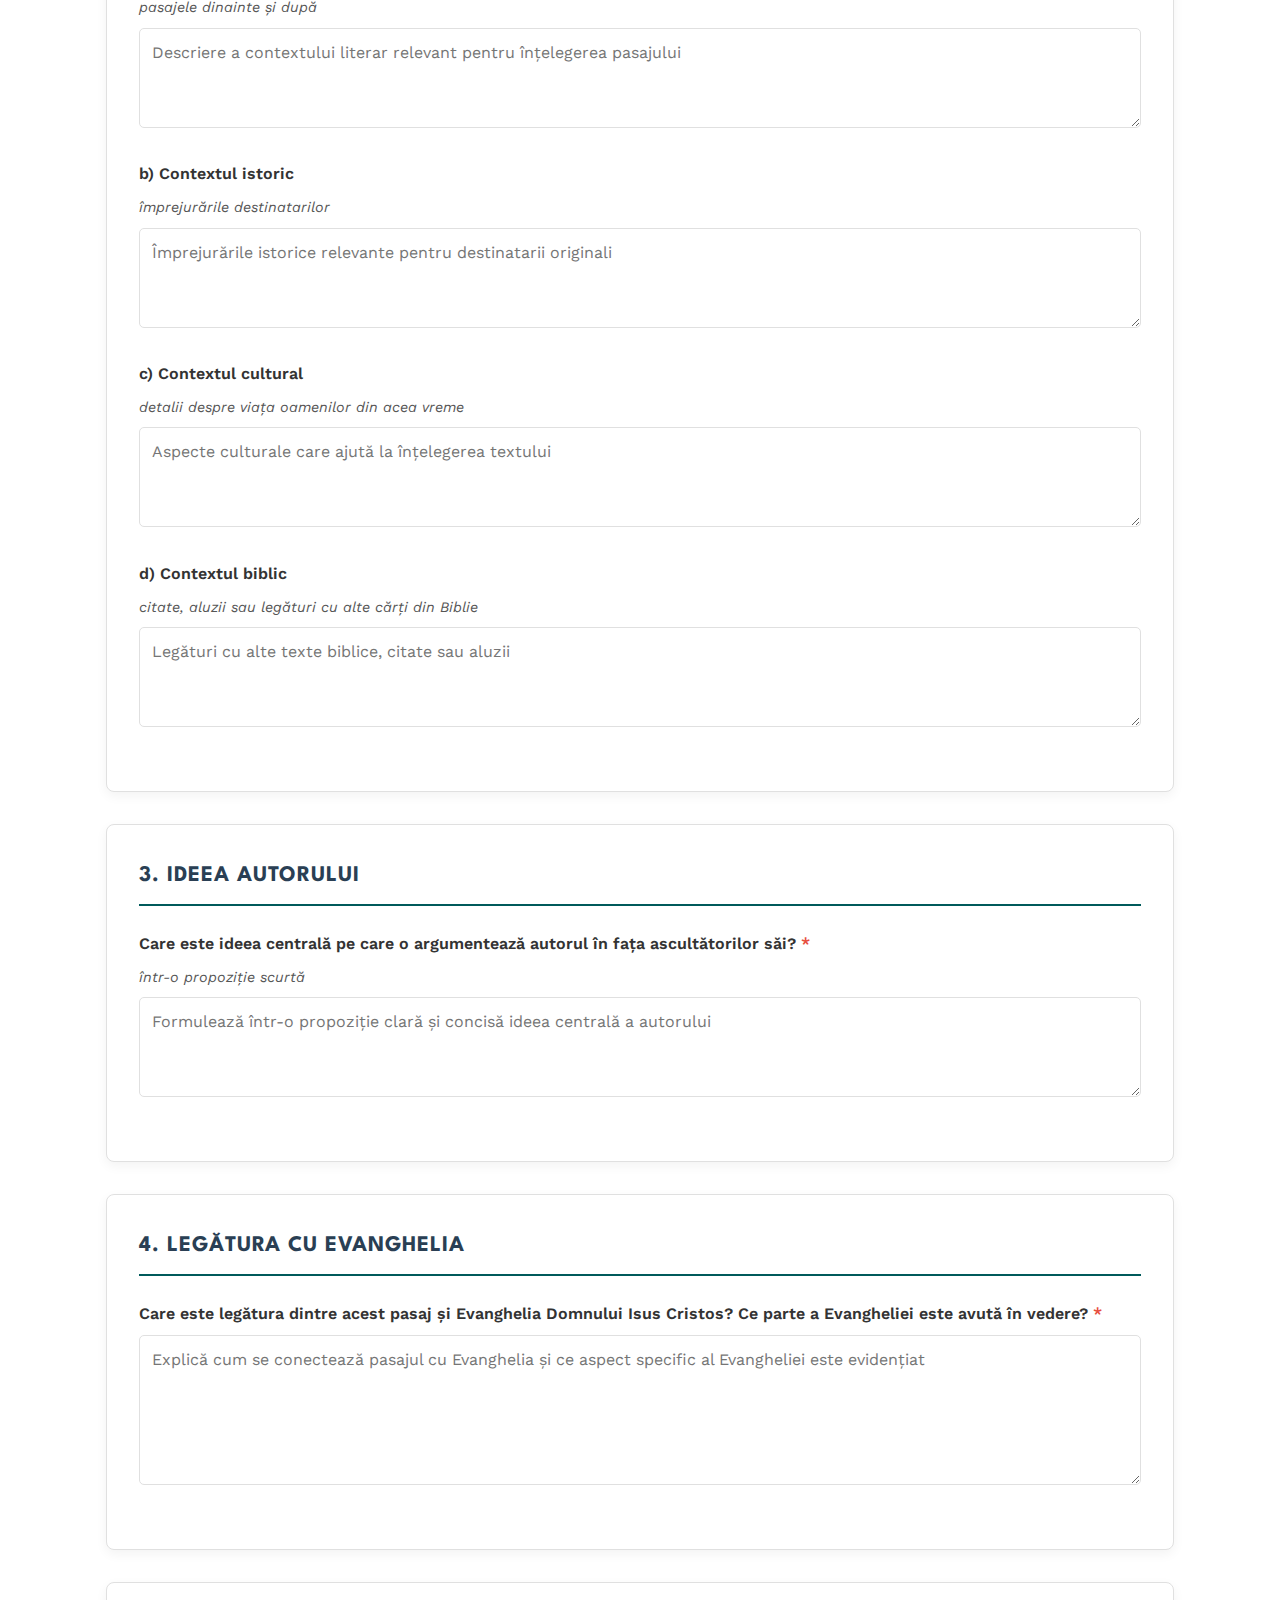
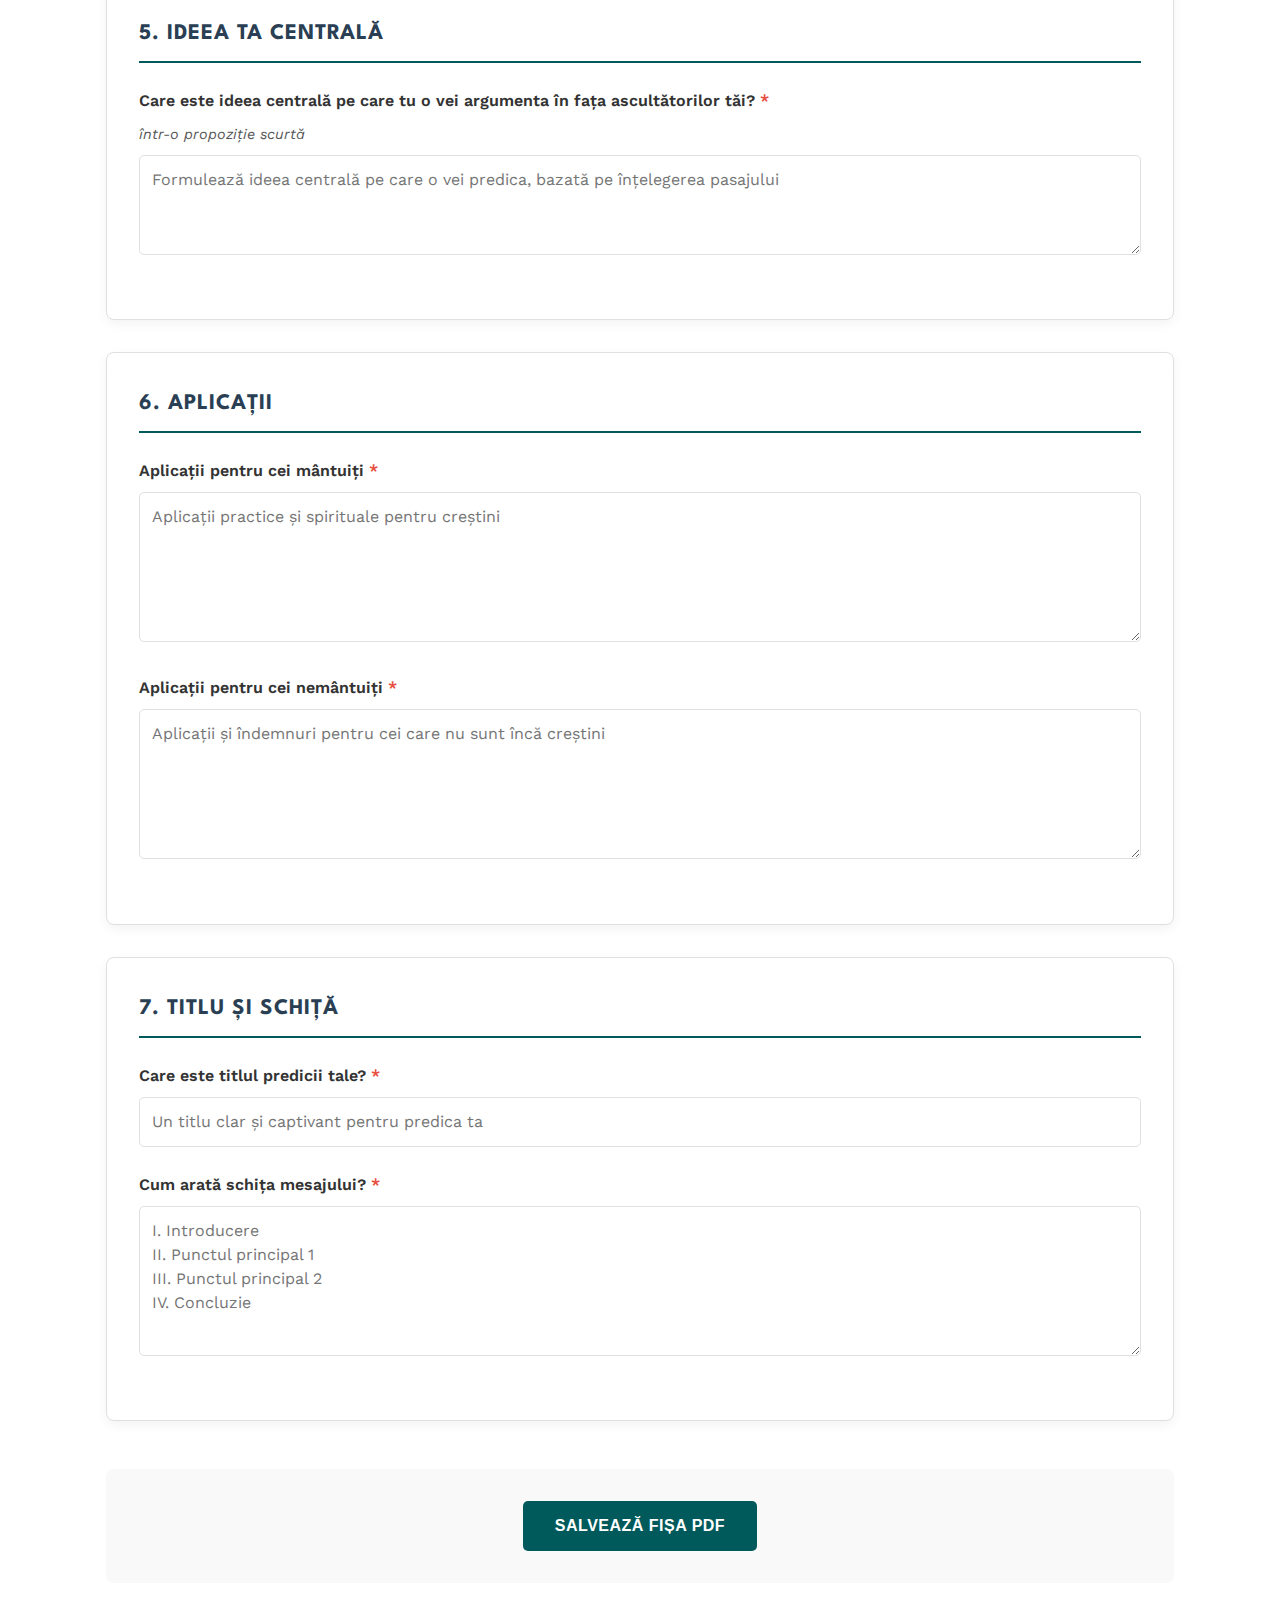
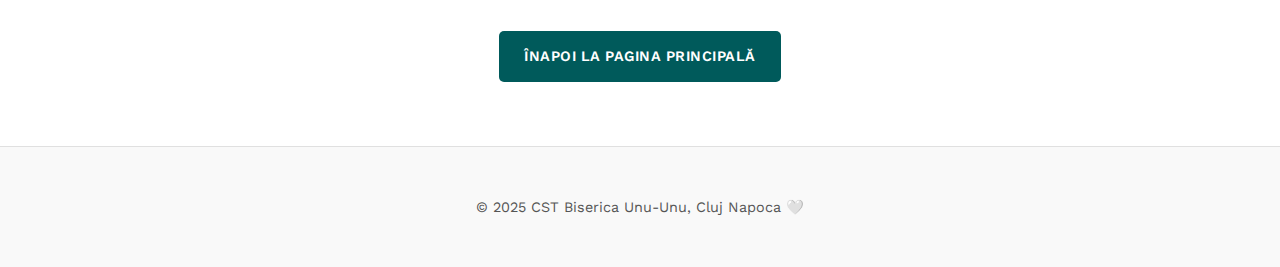
<file: formular-fisa.html>
<!DOCTYPE html>
<html lang="ro">
  <head>
    <meta charset="UTF-8" />
    <meta name="viewport" content="width=device-width, initial-scale=1.0" />
    <title>Formular Fișă de lucru – 7 Pași</title>
    <link
      href="https://fonts.googleapis.com/css2?family=League+Spartan:wght@500;700&family=Work+Sans:wght@300;400;600&display=swap"
      rel="stylesheet"
    />
    <link rel="stylesheet" href="style.css" />
    <link rel="icon" type="image/x-icon" href="assets/favicon.ico" />

    <style>
      .form-container {
        max-width: 1100px;
        margin: 2rem auto;
        padding: 0 1rem;
      }

      .form-step {
        background: var(--background-light);
        border: 1px solid var(--border-color);
        border-radius: 8px;
        padding: 2rem;
        margin-bottom: 2rem;
        box-shadow: 0 4px 12px rgba(0, 0, 0, 0.05);
      }

      .form-step h3 {
        font-family: var(--font-heading);
        font-size: 1.4rem;
        color: var(--primary-dark);
        margin-bottom: 1.5rem;
        text-transform: uppercase;
        font-weight: 700;
        letter-spacing: 1px;
        border-bottom: 2px solid var(--primary-accent);
        padding-bottom: 0.5rem;
      }

      .form-group {
        margin-bottom: 1.5rem;
      }

      .form-group label {
        display: block;
        font-weight: 600;
        color: var(--text-primary);
        margin-bottom: 0.5rem;
        font-size: 1rem;
      }
      .extra-h3-label {
        display: block;
        font-family: var(--font-heading);
        font-size: 1.4rem;
        color: var(--primary-dark);
        margin-bottom: 1.5rem;
        text-transform: uppercase;
        font-weight: 700;
        letter-spacing: 1px;
        border-bottom: 2px solid var(--primary-accent);
        padding-bottom: 0.5rem;
      }

      .form-group .hint {
        font-size: 0.9rem;
        color: var(--text-secondary);
        font-style: italic;
        margin-bottom: 0.5rem;
      }

      .form-group input[type="text"],
      .form-group textarea {
        width: 100%;
        padding: 0.75rem;
        border: 1px solid var(--border-color);
        border-radius: 5px;
        font-family: var(--font-body);
        font-size: 1rem;
        line-height: 1.5;
        background-color: var(--background-light);
        transition: border-color 0.3s ease, box-shadow 0.3s ease;
      }

      .form-group input[type="text"]:focus,
      .form-group textarea:focus {
        outline: none;
        border-color: var(--primary-accent);
        box-shadow: 0 0 0 3px rgba(0, 90, 91, 0.1);
      }

      .form-group textarea {
        min-height: 100px;
        resize: vertical;
      }

      .form-group textarea.large {
        min-height: 150px;
      }

      .form-actions {
        text-align: center;
        margin: 3rem 0;
        padding: 2rem;
        background: var(--background-off-white);
        border-radius: 8px;
      }

      .btn-primary {
        background-color: var(--primary-accent);
        color: var(--background-light);
        padding: 1rem 2rem;
        font-size: 1rem;
        text-decoration: none;
        border: none;
        border-radius: 5px;
        font-weight: 600;
        text-transform: uppercase;
        letter-spacing: 0.5px;
        cursor: pointer;
        transition: background-color 0.3s ease, transform 0.2s ease;
        margin: 0 0.5rem;
      }

      .btn-primary:hover {
        background-color: #004748;
        transform: translateY(-2px);
      }

      .btn-secondary {
        background-color: transparent;
        color: var(--primary-accent);
        border: 1px solid var(--primary-accent);
        padding: 1rem 2rem;
        font-size: 1rem;
        text-decoration: none;
        border-radius: 5px;
        font-weight: 600;
        text-transform: uppercase;
        letter-spacing: 0.5px;
        cursor: pointer;
        transition: all 0.3s ease;
        margin: 0 0.5rem;
      }

      .btn-secondary:hover {
        background-color: var(--primary-accent);
        color: var(--background-light);
      }

      .progress-indicator {
        background: var(--background-off-white);
        padding: 1rem;
        border-radius: 8px;
        margin-bottom: 2rem;
        text-align: center;
      }

      .progress-bar {
        width: 100%;
        height: 8px;
        background: var(--border-color);
        border-radius: 4px;
        overflow: hidden;
        margin-bottom: 1rem;
      }

      .progress-fill {
        height: 100%;
        background: var(--primary-accent);
        width: 0%;
        transition: width 0.3s ease;
      }

      .step-counter {
        font-weight: 600;
        color: var(--primary-dark);
      }

      .required {
        color: #e74c3c;
      }

      .error {
        border-color: #e74c3c !important;
        box-shadow: 0 0 0 3px rgba(231, 76, 60, 0.1) !important;
      }

      .error-message {
        color: #e74c3c;
        font-size: 0.9rem;
        margin-top: 0.5rem;
      }

      @media (max-width: 768px) {
        .form-step {
          padding: 1.5rem;
        }

        .form-actions {
          padding: 1.5rem;
        }

        .btn-primary,
        .btn-secondary {
          display: block;
          margin: 0.5rem auto;
          width: 100%;
          max-width: 300px;
        }
      }
    </style>
  </head>
  <body>
    <a href="index.html" class="header-link">
      <header>
        <h1><span class="home-icon">⌂</span>Formular Fișă de lucru pentru Pregătirea Predicii</h1>
        <p>Completează online cei 7 pași și generează PDF-ul la final</p>
      </header>
    </a>

    <div class="form-container">
      <section class="intro">
        <p>
          <strong>Instrucțiuni:</strong> Completează toate câmpurile pentru fiecare dintre cei 7 pași. La sfârșitul
          formularului vei putea genera un PDF cu răspunsurile tale, formatat conform fișei originale.
        </p>
        <p>Pentru lămuriri despre fiecare pas, vizitează <a href="ghid.html" target="_blank">ghidul de pregătire</a>.</p>
      </section>

      <div class="progress-indicator">
        <div class="progress-bar">
          <div class="progress-fill" id="progressFill"></div>
        </div>
        <div class="step-counter">Pasul <span id="currentStep">1</span> din 7</div>
        <button type="button" id="resetForm" class="btn-secondary" style="margin-top: 1rem">Resetează câmpuri</button>
      </div>

      <div class="extra-fields" style="display: flex; gap: 2rem; margin: 2rem 0; align-items: flex-end">
        <div class="form-group" style="flex: 1; margin-bottom: 0">
          <label for="nume" class="extra-h3-label">Nume</label>
          <input type="text" id="nume" name="nume" maxlength="64" placeholder="Numele complet" class="form-group-input" />
        </div>
        <div class="form-group" style="flex: 1; margin-bottom: 0">
          <label for="text" class="extra-h3-label">Text</label>
          <input type="text" id="text" name="text" maxlength="64" placeholder="Text scurt" class="form-group-input" />
        </div>
      </div>

      <form id="fisaForm">
        <!-- Pasul 1: Structura textului -->
        <div class="form-step" data-step="1">
          <h3>1. Structura textului</h3>

          <div class="form-group">
            <label for="structura-sectiuni">
              a) Arată structura sub formă de secțiuni, alături de versetele aferente <span class="required">*</span>
            </label>
            <textarea
              id="structura-sectiuni"
              name="structura-sectiuni"
              required
              class="large"
              placeholder="Ex: I. Introducere (v. 1-3), II. Dezvoltarea principală (v. 4-10), etc."
            ></textarea>
          </div>

          <div class="form-group">
            <label for="structura-strategii">
              b) Explică strategiile folosite pentru a identifica structura <span class="required">*</span>
            </label>
            <textarea
              id="structura-strategii"
              name="structura-strategii"
              required
              placeholder="Ex: Cuvinte cheie repetate, conjuncții, schimbări de ton, etc."
            ></textarea>
          </div>

          <div class="form-group">
            <label for="structura-accent"> c) Pe ce pune accent această structură? <span class="required">*</span> </label>
            <textarea
              id="structura-accent"
              name="structura-accent"
              required
              placeholder="Explică tema principală evidențiată prin structura identificată"
            ></textarea>
          </div>
        </div>

        <!-- Pasul 2: Contextul pasajului -->
        <div class="form-step" data-step="2">
          <h3>2. Contextul pasajului</h3>
          <div class="hint">
            Indicație: Te rugăm să le incluzi doar pe cele care sunt relevante pentru înțelesul pasajului
          </div>

          <div class="form-group">
            <label for="context-literar">a) Contextul literar</label>
            <div class="hint">pasajele dinainte și după</div>
            <textarea
              id="context-literar"
              name="context-literar"
              placeholder="Descriere a contextului literar relevant pentru înțelegerea pasajului"
            ></textarea>
          </div>

          <div class="form-group">
            <label for="context-istoric">b) Contextul istoric</label>
            <div class="hint">împrejurările destinatarilor</div>
            <textarea
              id="context-istoric"
              name="context-istoric"
              placeholder="Împrejurările istorice relevante pentru destinatarii originali"
            ></textarea>
          </div>

          <div class="form-group">
            <label for="context-cultural">c) Contextul cultural</label>
            <div class="hint">detalii despre viața oamenilor din acea vreme</div>
            <textarea
              id="context-cultural"
              name="context-cultural"
              placeholder="Aspecte culturale care ajută la înțelegerea textului"
            ></textarea>
          </div>

          <div class="form-group">
            <label for="context-biblic">d) Contextul biblic</label>
            <div class="hint">citate, aluzii sau legături cu alte cărți din Biblie</div>
            <textarea
              id="context-biblic"
              name="context-biblic"
              placeholder="Legături cu alte texte biblice, citate sau aluzii"
            ></textarea>
          </div>
        </div>

        <!-- Pasul 3: Ideea autorului -->
        <div class="form-step" data-step="3">
          <h3>3. Ideea autorului</h3>

          <div class="form-group">
            <label for="ideea-autorului">
              Care este ideea centrală pe care o argumentează autorul în fața ascultătorilor săi?
              <span class="required">*</span>
            </label>
            <div class="hint">într-o propoziție scurtă</div>
            <textarea
              id="ideea-autorului"
              name="ideea-autorului"
              required
              placeholder="Formulează într-o propoziție clară și concisă ideea centrală a autorului"
            ></textarea>
          </div>
        </div>

        <!-- Pasul 4: Legătura cu Evanghelia -->
        <div class="form-step" data-step="4">
          <h3>4. Legătura cu Evanghelia</h3>

          <div class="form-group">
            <label for="legatura-evanghelia">
              Care este legătura dintre acest pasaj și Evanghelia Domnului Isus Cristos? Ce parte a Evangheliei este avută în
              vedere? <span class="required">*</span>
            </label>
            <textarea
              id="legatura-evanghelia"
              name="legatura-evanghelia"
              required
              class="large"
              placeholder="Explică cum se conectează pasajul cu Evanghelia și ce aspect specific al Evangheliei este evidențiat"
            ></textarea>
          </div>
        </div>

        <!-- Pasul 5: Ideea ta centrală -->
        <div class="form-step" data-step="5">
          <h3>5. Ideea ta centrală</h3>

          <div class="form-group">
            <label for="ideea-mea">
              Care este ideea centrală pe care tu o vei argumenta în fața ascultătorilor tăi? <span class="required">*</span>
            </label>
            <div class="hint">într-o propoziție scurtă</div>
            <textarea
              id="ideea-mea"
              name="ideea-mea"
              required
              placeholder="Formulează ideea centrală pe care o vei predica, bazată pe înțelegerea pasajului"
            ></textarea>
          </div>
        </div>

        <!-- Pasul 6: Aplicații -->
        <div class="form-step" data-step="6">
          <h3>6. Aplicații</h3>

          <div class="form-group">
            <label for="aplicatii-mantuiti"> Aplicații pentru cei mântuiți <span class="required">*</span> </label>
            <textarea
              id="aplicatii-mantuiti"
              name="aplicatii-mantuiti"
              required
              class="large"
              placeholder="Aplicații practice și spirituale pentru creștini"
            ></textarea>
          </div>

          <div class="form-group">
            <label for="aplicatii-nemantuiti"> Aplicații pentru cei nemântuiți <span class="required">*</span> </label>
            <textarea
              id="aplicatii-nemantuiti"
              name="aplicatii-nemantuiti"
              required
              class="large"
              placeholder="Aplicații și îndemnuri pentru cei care nu sunt încă creștini"
            ></textarea>
          </div>
        </div>

        <!-- Pasul 7: Titlu și schiță -->
        <div class="form-step" data-step="7">
          <h3>7. Titlu și schiță</h3>

          <div class="form-group">
            <label for="titlu-predica"> Care este titlul predicii tale? <span class="required">*</span> </label>
            <input
              type="text"
              id="titlu-predica"
              name="titlu-predica"
              required
              placeholder="Un titlu clar și captivant pentru predica ta"
            />
          </div>

          <div class="form-group">
            <label for="schita-mesaj"> Cum arată schița mesajului? <span class="required">*</span> </label>
            <textarea
              id="schita-mesaj"
              name="schita-mesaj"
              required
              class="large"
              placeholder="I. Introducere&#10;II. Punctul principal 1&#10;III. Punctul principal 2&#10;IV. Concluzie"
            ></textarea>
          </div>
        </div>

        <div class="form-actions">
          <button type="button" id="generatePDF" class="btn-primary">Salvează fișa PDF</button>
        </div>
      </form>
    </div>

    <section class="navigation-links">
      <p><a href="index.html" class="btn">Înapoi la pagina principală</a></p>
    </section>

    <footer>&copy; 2025 CST Biserica Unu-Unu, Cluj Napoca 🤍</footer>

    <script>
      // LocalStorage functionality
      const STORAGE_KEY = "fisa-form-data";

      function saveFormData() {
        const formData = {};
        const inputs = document.querySelectorAll("input, textarea");
        inputs.forEach(input => {
          if (input.name && input.name !== "nume") {
            formData[input.name] = input.value;
          }
        });
        // Save Nume separately
        const numeInput = document.getElementById("nume");
        if (numeInput) {
          localStorage.setItem("fisa-nume", numeInput.value);
        }
        // Save Text in main formData
        const textInput = document.getElementById("text");
        if (textInput) {
          formData["text"] = textInput.value;
        }
        localStorage.setItem(STORAGE_KEY, JSON.stringify(formData));
      }

      function loadFormData() {
        const savedData = localStorage.getItem(STORAGE_KEY);
        if (savedData) {
          try {
            const formData = JSON.parse(savedData);
            Object.keys(formData).forEach(name => {
              const input = document.querySelector(`[name="${name}"]`);
              if (input && name !== "nume") {
                input.value = formData[name];
              }
            });
            // Load Text field
            const textInput = document.getElementById("text");
            if (textInput && formData["text"] !== undefined) {
              textInput.value = formData["text"];
            }
          } catch (e) {
            console.error("Error loading form data:", e);
          }
        }
        // Load Nume separately
        const numeInput = document.getElementById("nume");
        const numeVal = localStorage.getItem("fisa-nume");
        if (numeInput && numeVal !== null) {
          numeInput.value = numeVal;
        }
      }

      function resetFormData() {
        showCustomAlert(
          "Ești sigur că vrei să ștergi toate câmpurile completate?",
          function () {
            localStorage.removeItem(STORAGE_KEY);
            // Do NOT remove fisa-nume
            const inputs = document.querySelectorAll("input, textarea");
            inputs.forEach(input => {
              if (input.name !== "nume") {
                input.value = "";
              }
              input.classList.remove("error");
            });
            document.querySelectorAll(".error-message").forEach(msg => msg.remove());
            // Restore Nume from localStorage
            const numeInput = document.getElementById("nume");
            const numeVal = localStorage.getItem("fisa-nume");
            if (numeInput && numeVal !== null) {
              numeInput.value = numeVal;
            }
            updateProgress();
          },
          true
        );
      }

      // Progress tracking
      function updateProgress() {
        const steps = document.querySelectorAll(".form-step");
        let completedSteps = 0;

        steps.forEach((step, index) => {
          const requiredFields = step.querySelectorAll("[required]");
          const stepCompleted = Array.from(requiredFields).every(field => field.value.trim());

          if (stepCompleted) {
            completedSteps++;
          }
        });

        const progressPercentage = (completedSteps / steps.length) * 100;
        document.getElementById("progressFill").style.width = progressPercentage + "%";

        // Update current step indicator
        let currentStep = 1;
        for (let i = 0; i < steps.length; i++) {
          const requiredFields = steps[i].querySelectorAll("[required]");
          const stepCompleted = Array.from(requiredFields).every(field => field.value.trim());
          if (!stepCompleted) {
            currentStep = i + 1;
            break;
          }
          if (i === steps.length - 1) {
            currentStep = steps.length;
          }
        }
        document.getElementById("currentStep").textContent = currentStep;
      }

      // Form validation
      function validateForm() {
        const requiredFields = document.querySelectorAll("[required]");
        let isValid = true;

        // Clear previous errors
        document.querySelectorAll(".error").forEach(field => field.classList.remove("error"));
        document.querySelectorAll(".error-message").forEach(msg => msg.remove());

        requiredFields.forEach(field => {
          if (!field.value.trim()) {
            field.classList.add("error");

            const errorMsg = document.createElement("div");
            errorMsg.className = "error-message";
            errorMsg.textContent = "Acest câmp este obligatoriu";
            field.parentNode.appendChild(errorMsg);

            isValid = false;
          }
        });

        if (!isValid) {
          showCustomAlert("Te rugăm să completezi toate câmpurile obligatorii (marcate cu *) înainte de a salva fișa PDF.");
          // Scroll to first error
          const firstError = document.querySelector(".error");
          if (firstError) {
            firstError.scrollIntoView({ behavior: "smooth", block: "center" });
          }
        }

        return isValid;
      }

      // Custom Alert logic
      function showCustomAlert(message, onConfirm, isConfirm) {
        let alertBox = document.getElementById("custom-alert");
        if (!alertBox) {
          alertBox = document.createElement("div");
          alertBox.id = "custom-alert";
          alertBox.className = "custom-alert";
          alertBox.style.display = "none";
          alertBox.style.position = "fixed";
          alertBox.style.top = "0";
          alertBox.style.left = "0";
          alertBox.style.width = "100vw";
          alertBox.style.height = "100vh";
          alertBox.style.zIndex = "9999";
          alertBox.style.background = "rgba(0,0,0,0.25)";
          alertBox.style.display = "flex";
          alertBox.style.alignItems = "center";
          alertBox.style.justifyContent = "center";
          alertBox.innerHTML = `
            <div class="custom-alert-content" style="background: #fff; border-radius: 10px; box-shadow: 0 4px 24px rgba(0,0,0,0.18); padding: 2rem; min-width: 320px; max-width: 90vw; text-align: center;">
              <span id="custom-alert-message" style="display:block; margin-bottom: 1.5rem; font-size: 1.1rem;"></span>
              <div class="custom-alert-actions"></div>
            </div>
          `;
          document.body.appendChild(alertBox);
        }
        alertBox.style.display = "flex";
        alertBox.style.visibility = "visible";
        alertBox.querySelector("#custom-alert-message").textContent = message;
        const actions = alertBox.querySelector(".custom-alert-actions");
        actions.innerHTML = "";
        if (isConfirm) {
          const confirmBtn = document.createElement("button");
          confirmBtn.textContent = "Da";
          confirmBtn.className = "btn-primary";
          confirmBtn.style.marginRight = "1rem";
          confirmBtn.onclick = function () {
            closeCustomAlert();
            if (onConfirm) onConfirm();
          };
          const cancelBtn = document.createElement("button");
          cancelBtn.textContent = "Nu";
          cancelBtn.className = "btn-secondary";
          cancelBtn.onclick = function () {
            closeCustomAlert();
          };
          actions.appendChild(confirmBtn);
          actions.appendChild(cancelBtn);
        } else {
          const okBtn = document.createElement("button");
          okBtn.textContent = "OK";
          okBtn.className = "btn-primary";
          okBtn.onclick = function () {
            closeCustomAlert();
          };
          actions.appendChild(okBtn);
        }
      }

      function closeCustomAlert() {
        const alertBox = document.getElementById("custom-alert");
        if (alertBox) {
          alertBox.style.display = "none";
          alertBox.style.visibility = "hidden";
        }
      }

      // PDF Generation using browser print functionality
      function generatePDF() {
        if (!validateForm()) {
          return;
        }

        // Create a new window with the form content formatted for printing
        const printWindow = window.open("", "_blank");
        const formData = new FormData(document.getElementById("fisaForm"));

        // Get today's date
        const today = new Date().toLocaleDateString("ro-RO");
        // Get Nume and Text
        const nume = document.getElementById("nume").value || localStorage.getItem("fisa-nume") || "";
        const text = document.getElementById("text").value || "";

        // Build the HTML content for the PDF with more compact styling
        let htmlContent = `<!DOCTYPE html>
<html lang="ro">
<head>
  <meta charset="UTF-8">
  <title>Fișă de lucru pentru Pregătirea Predicii</title>
  <style>
    @page { margin: 1.5cm; size: A4; }
    body { font-family: Arial, sans-serif; line-height: 1.4; color: #333; margin: 0; padding: 0; font-size: 11pt; }
    .header { text-align: center; margin-bottom: 1.5rem; border-bottom: 1px solid #005a5b; padding-bottom: 0.8rem; }
    .header h1 { color: #2a3f54; font-size: 1.4rem; margin: 0 0 0.3rem 0; text-transform: uppercase; letter-spacing: 0.5px; }
    .header p { color: #555; margin: 0; font-style: italic; font-size: 0.9rem; }
    .extra-row { display: flex; justify-content: space-between; align-items: center; margin: 1.2rem 0 0.8rem 0; font-size: 1rem; }
    .extra-row .extra-label { font-weight: bold; color: #2a3f54; margin-right: 0.5rem; }
    .extra-row .extra-value { color: #333; font-style: normal; margin-left: 0.5rem; text-align: right; }
    .date { text-align: right; margin-bottom: 1rem; font-size: 0.8rem; color: #666; }
    .step { margin-bottom: 1.2rem; page-break-inside: avoid; }
    .step h3 { color: #2a3f54; font-size: 1rem; margin-bottom: 0.8rem; text-transform: uppercase; border-bottom: 1px solid #005a5b; padding-bottom: 0.3rem; font-weight: bold; }
    .question { margin-bottom: 0.8rem; }
    .question-label { font-weight: bold; color: #555; margin-bottom: 0.2rem; font-size: 0.9rem; }
    .answer { background: #f9f9f9; padding: 0.5rem; border-left: 2px solid #005a5b; margin-bottom: 0.6rem; white-space: pre-wrap; word-wrap: break-word; font-size: 0.9rem; }
    .empty-answer { color: #999; font-style: italic; }
    @media print { body { font-size: 10pt; line-height: 1.3; } .step { page-break-inside: avoid; margin-bottom: 1rem; } .question { margin-bottom: 0.6rem; } .answer { padding: 0.4rem; margin-bottom: 0.5rem; } .header { margin-bottom: 1rem; padding-bottom: 0.6rem; } .extra-row { font-size: 0.95rem; margin: 0.8rem 0; } }
  </style>
</head>
<body>
  <div class="header">
    <h1>Fișă de lucru pentru Pregătirea Predicii</h1>
    <p>Parcurge cei 7 pași de bază pentru o predicare expozitivă fidelă</p>
  </div>
  <div class="extra-row">
    <span class="extra-label">Nume:</span>
    <span class="extra-value" style="flex:1;text-align:left;">${nume || '<span class="empty-answer">-</span>'}</span>
        <span class="extra-label">Text:</span>
        <span class="extra-value" style="flex:1;text-align:left;">${text || '<span class="empty-answer">-</span>'}</span>
  </div>
  <div class="date">Completat pe: ${today}</div>
  <div class="step">
    <h3>1. Structura textului</h3>
    <div class="question">
      <div class="question-label">a) Arată structura sub formă de secțiuni, alături de versetele aferente</div>
      <div class="answer">${
        formData.get("structura-sectiuni") || '<span class="empty-answer">Nu a fost completat</span>'
      }</div>
    </div>
    <div class="question">
      <div class="question-label">b) Explică strategiile folosite pentru a identifica structura</div>
      <div class="answer">${
        formData.get("structura-strategii") || '<span class="empty-answer">Nu a fost completat</span>'
      }</div>
    </div>
    <div class="question">
      <div class="question-label">c) Pe ce pune accent această structură?</div>
      <div class="answer">${
        formData.get("structura-accent") || '<span class="empty-answer">Nu a fost completat</span>'
      }</div>
    </div>
  </div>
  <div class="step">
    <h3>2. Contextul pasajului</h3>
    <div class="question">
      <div class="question-label">a) Contextul literar</div>
      <div class="answer">${formData.get("context-literar") || '<span class="empty-answer">Nu a fost completat</span>'}</div>
    </div>
    <div class="question">
      <div class="question-label">b) Contextul istoric</div>
      <div class="answer">${formData.get("context-istoric") || '<span class="empty-answer">Nu a fost completat</span>'}</div>
    </div>
    <div class="question">
      <div class="question-label">c) Contextul cultural</div>
      <div class="answer">${
        formData.get("context-cultural") || '<span class="empty-answer">Nu a fost completat</span>'
      }</div>
    </div>
    <div class="question">
      <div class="question-label">d) Contextul biblic</div>
      <div class="answer">${formData.get("context-biblic") || '<span class="empty-answer">Nu a fost completat</span>'}</div>
    </div>
  </div>
`;
        // Steps 3-7
        const steps = [
          {
            number: 3,
            title: "Ideea autorului",
            questions: [
              {
                label: "Care este ideea centrală pe care o argumentează autorul în fața ascultătorilor săi?",
                field: "ideea-autorului"
              }
            ]
          },
          {
            number: 4,
            title: "Legătura cu Evanghelia",
            questions: [
              {
                label: "Care este legătura dintre acest pasaj și Evanghelia Domnului Isus Cristos?",
                field: "legatura-evanghelia"
              }
            ]
          },
          {
            number: 5,
            title: "Ideea ta centrală",
            questions: [
              {
                label: "Care este ideea centrală pe care tu o vei argumenta în fața ascultătorilor tăi?",
                field: "ideea-mea"
              }
            ]
          },
          {
            number: 6,
            title: "Aplicații",
            questions: [
              {
                label: "Aplicații pentru cei mântuiți",
                field: "aplicatii-mantuiti"
              },
              {
                label: "Aplicații pentru cei nemântuiți",
                field: "aplicatii-nemantuiti"
              }
            ]
          },
          {
            number: 7,
            title: "Titlu și schiță",
            questions: [
              {
                label: "Care este titlul predicii tale?",
                field: "titlu-predica"
              },
              {
                label: "Cum arată schița mesajului?",
                field: "schita-mesaj"
              }
            ]
          }
        ];
        steps.forEach(step => {
          htmlContent += `<div class="step"><h3>${step.number}. ${step.title}</h3>`;
          step.questions.forEach(question => {
            htmlContent += `
              <div class="question">
                <div class="question-label">${question.label}</div>
                <div class="answer">${
                  formData.get(question.field) || '<span class="empty-answer">Nu a fost completat</span>'
                }</div>
              </div>
            `;
          });
          htmlContent += `</div>`;
        });
        htmlContent += `</body></html>`;

        // Write content to the new window and print
        printWindow.document.write(htmlContent);
        printWindow.document.close();

        // Wait for content to load, then print
        printWindow.onload = function () {
          setTimeout(() => {
            printWindow.print();
            printWindow.close();
          }, 500);
        };

        // Show success message
        showCustomAlert('Se va deschide fereastra de tipărire. Selectați "Salvează ca PDF" pentru a salva fișa completată.');
      }

      // Event listeners
      document.addEventListener("DOMContentLoaded", function () {
        // Load saved form data
        loadFormData();

        // Update progress on input and save data
        const inputs = document.querySelectorAll("input, textarea");
        inputs.forEach(input => {
          input.addEventListener("input", function () {
            updateProgress();
            saveFormData();
          });
          input.addEventListener("blur", function () {
            // Clear error state when user starts typing
            if (this.classList.contains("error") && this.value.trim()) {
              this.classList.remove("error");
              const errorMsg = this.parentNode.querySelector(".error-message");
              if (errorMsg) {
                errorMsg.remove();
              }
            }
            saveFormData();
          });
        });

        // Reset form button
        document.getElementById("resetForm").addEventListener("click", resetFormData);

        // Generate PDF button
        document.getElementById("generatePDF").addEventListener("click", generatePDF);

        // Initial progress update
        updateProgress();
      });
    </script>
  </body>
</html>
</file>
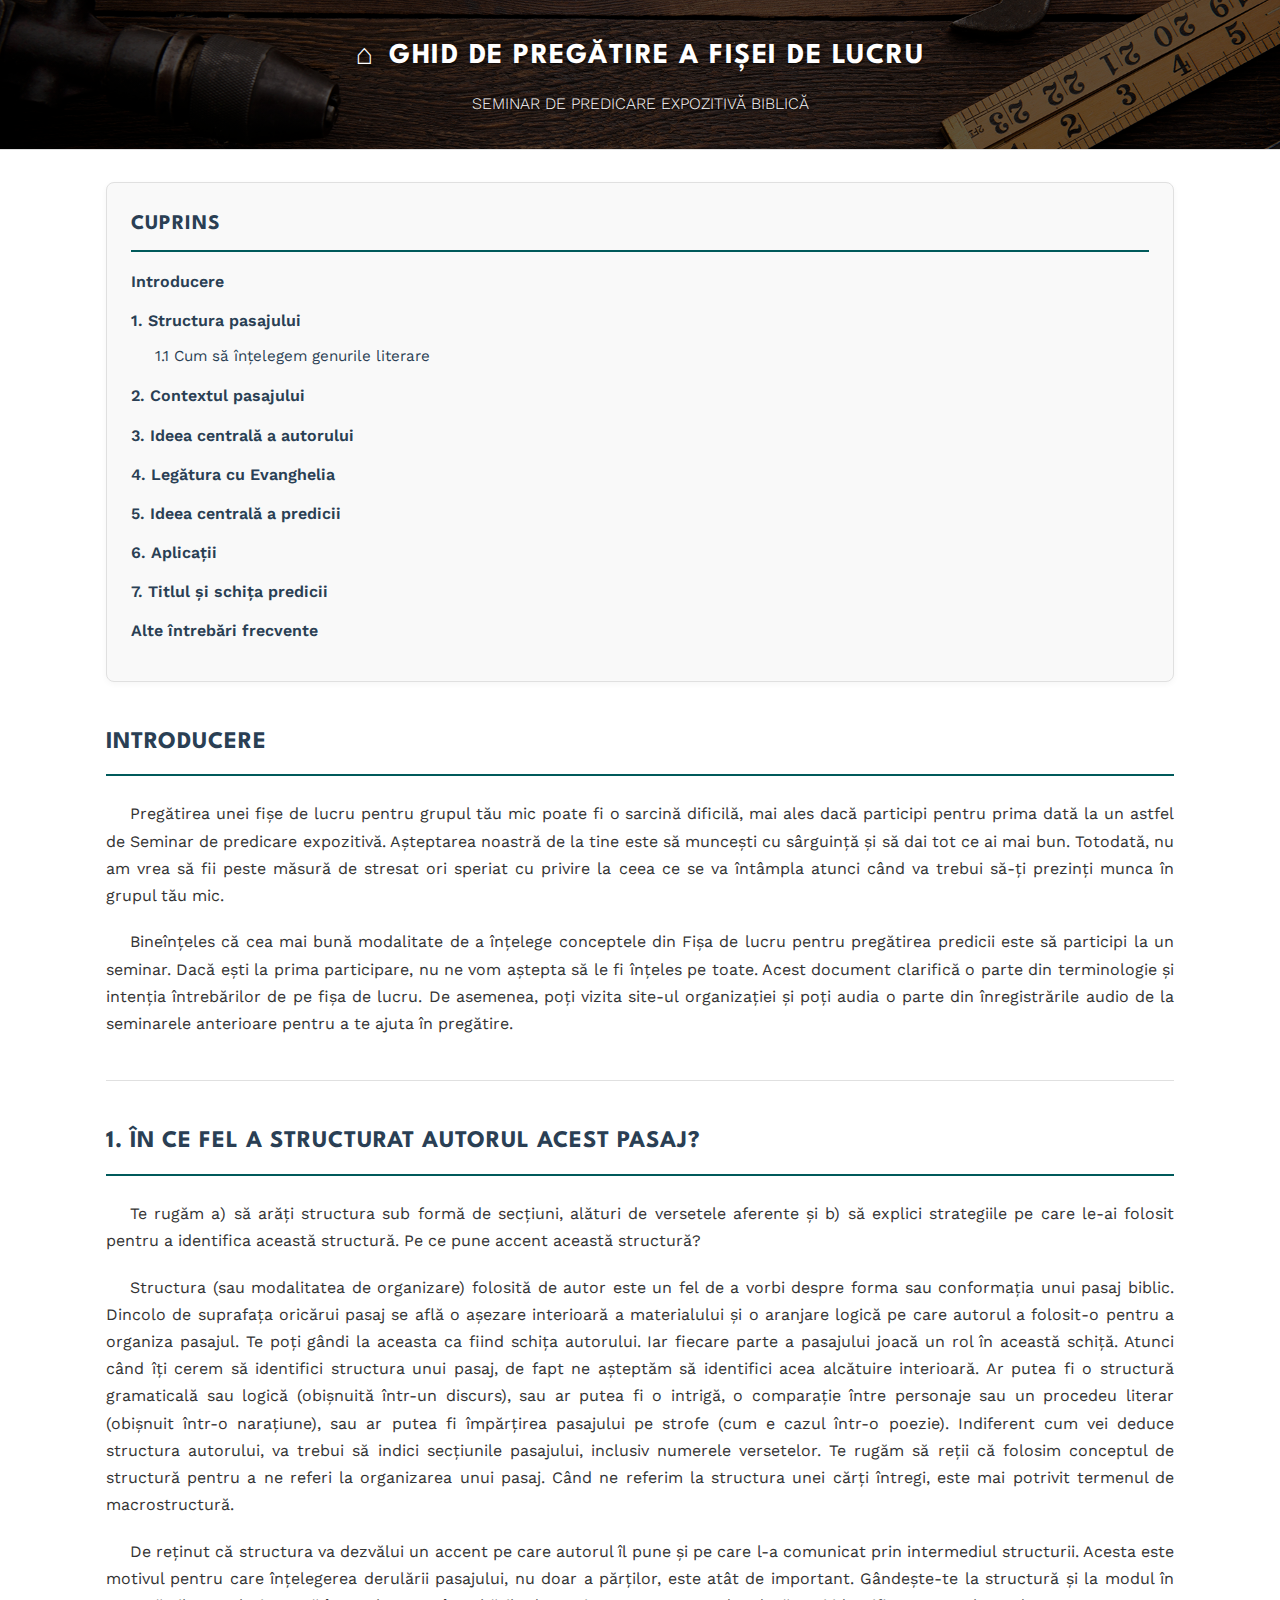
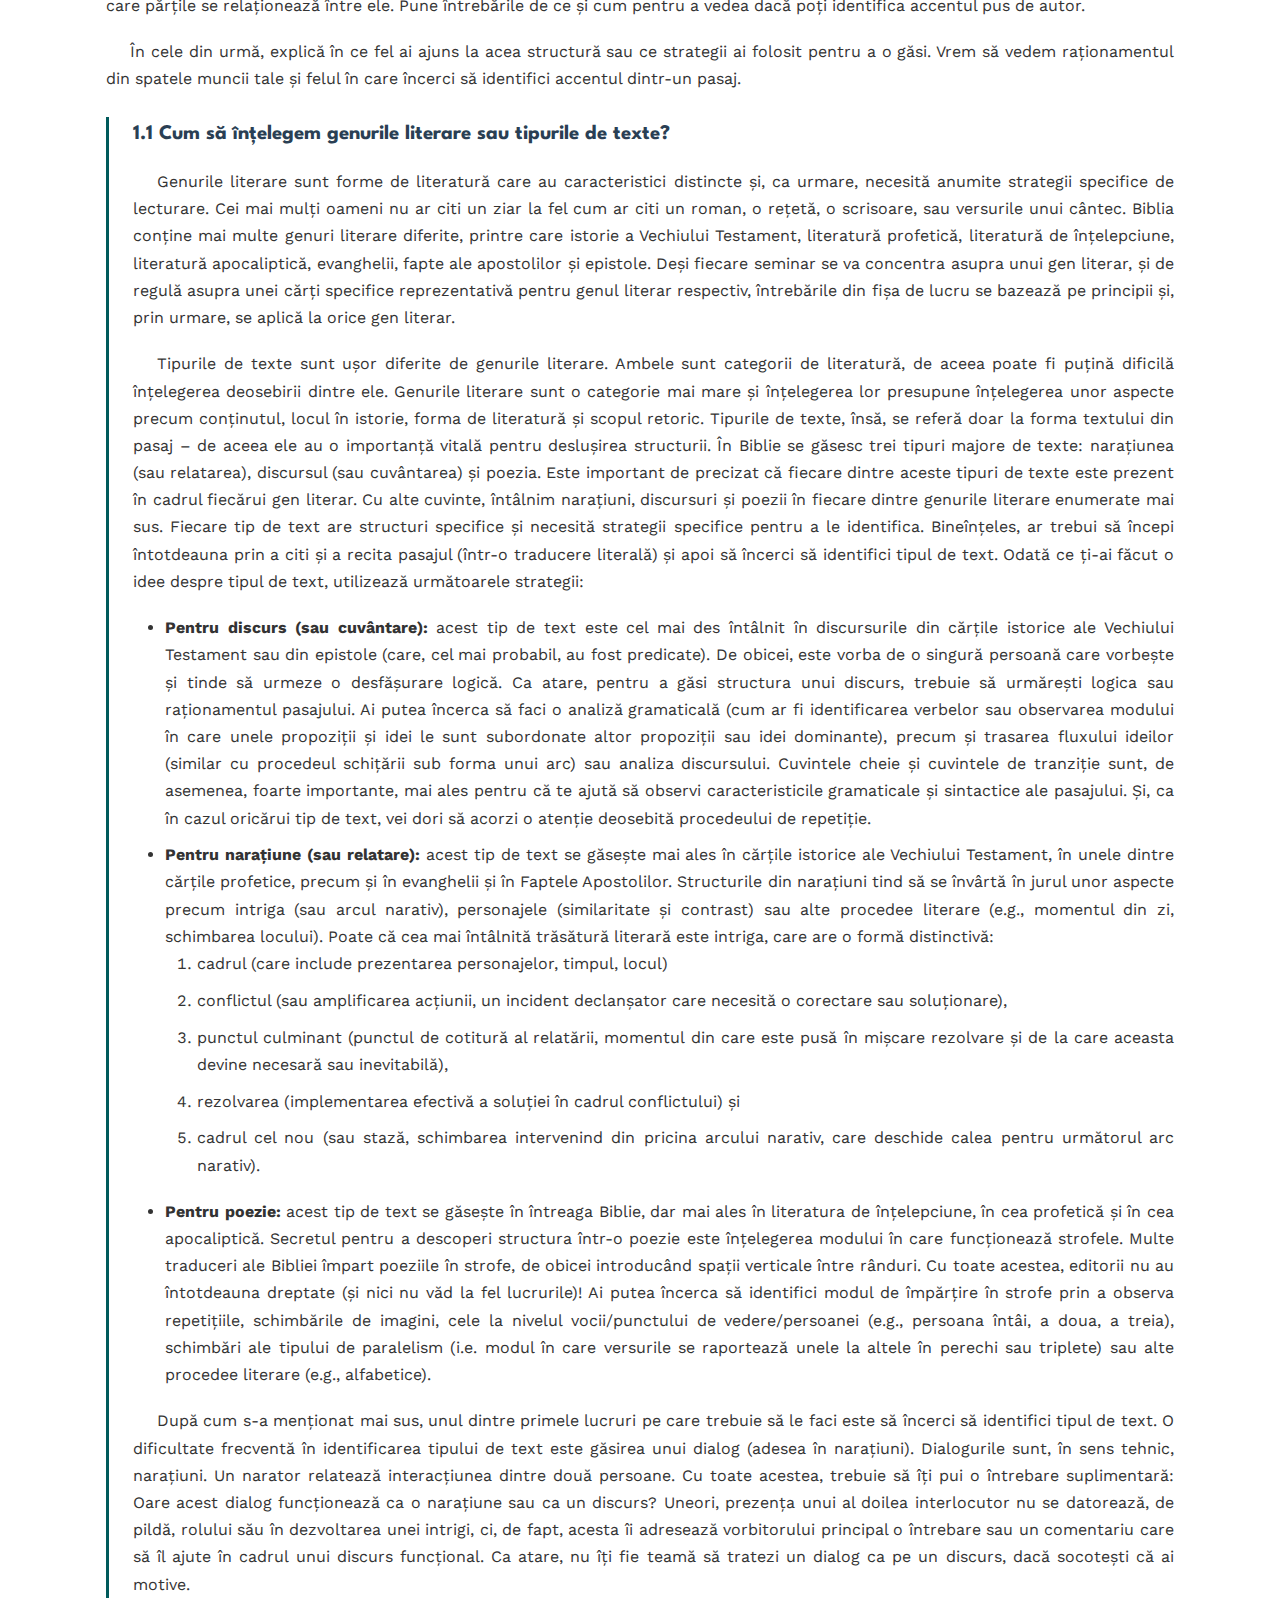
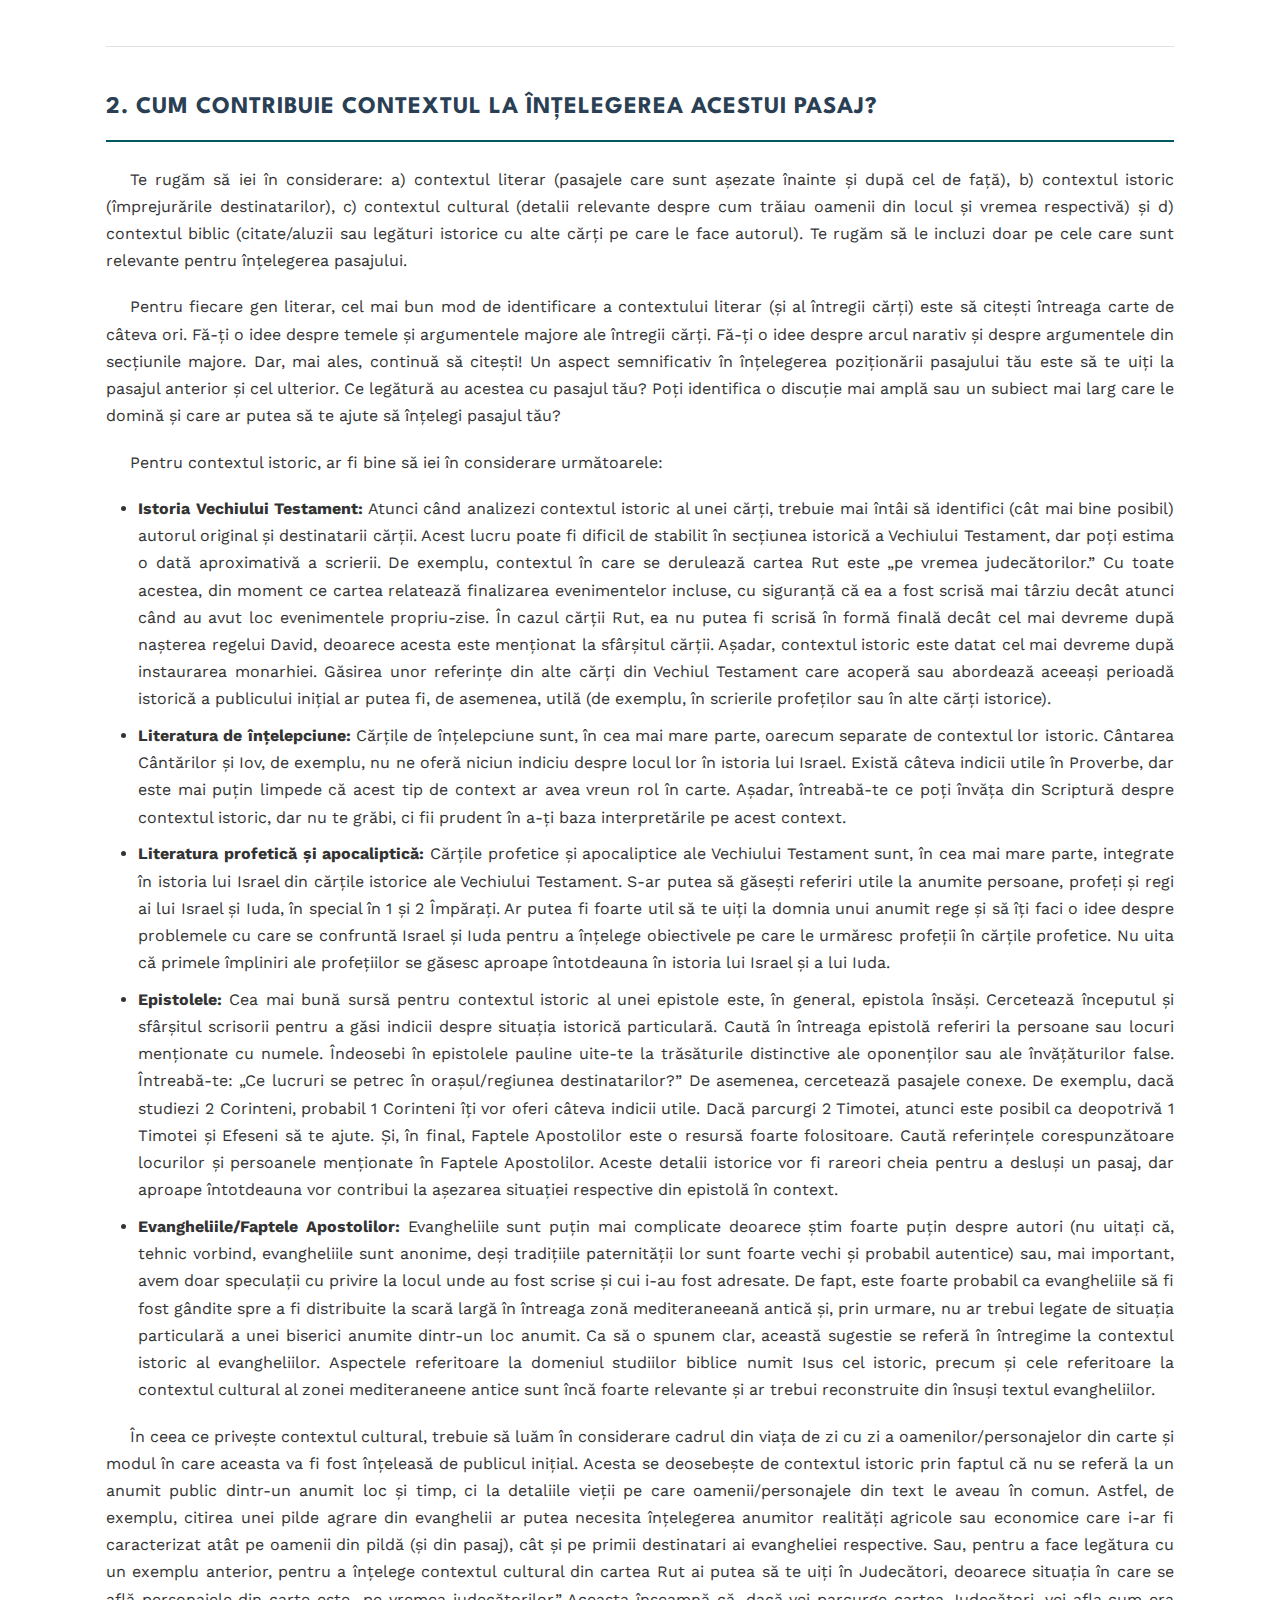
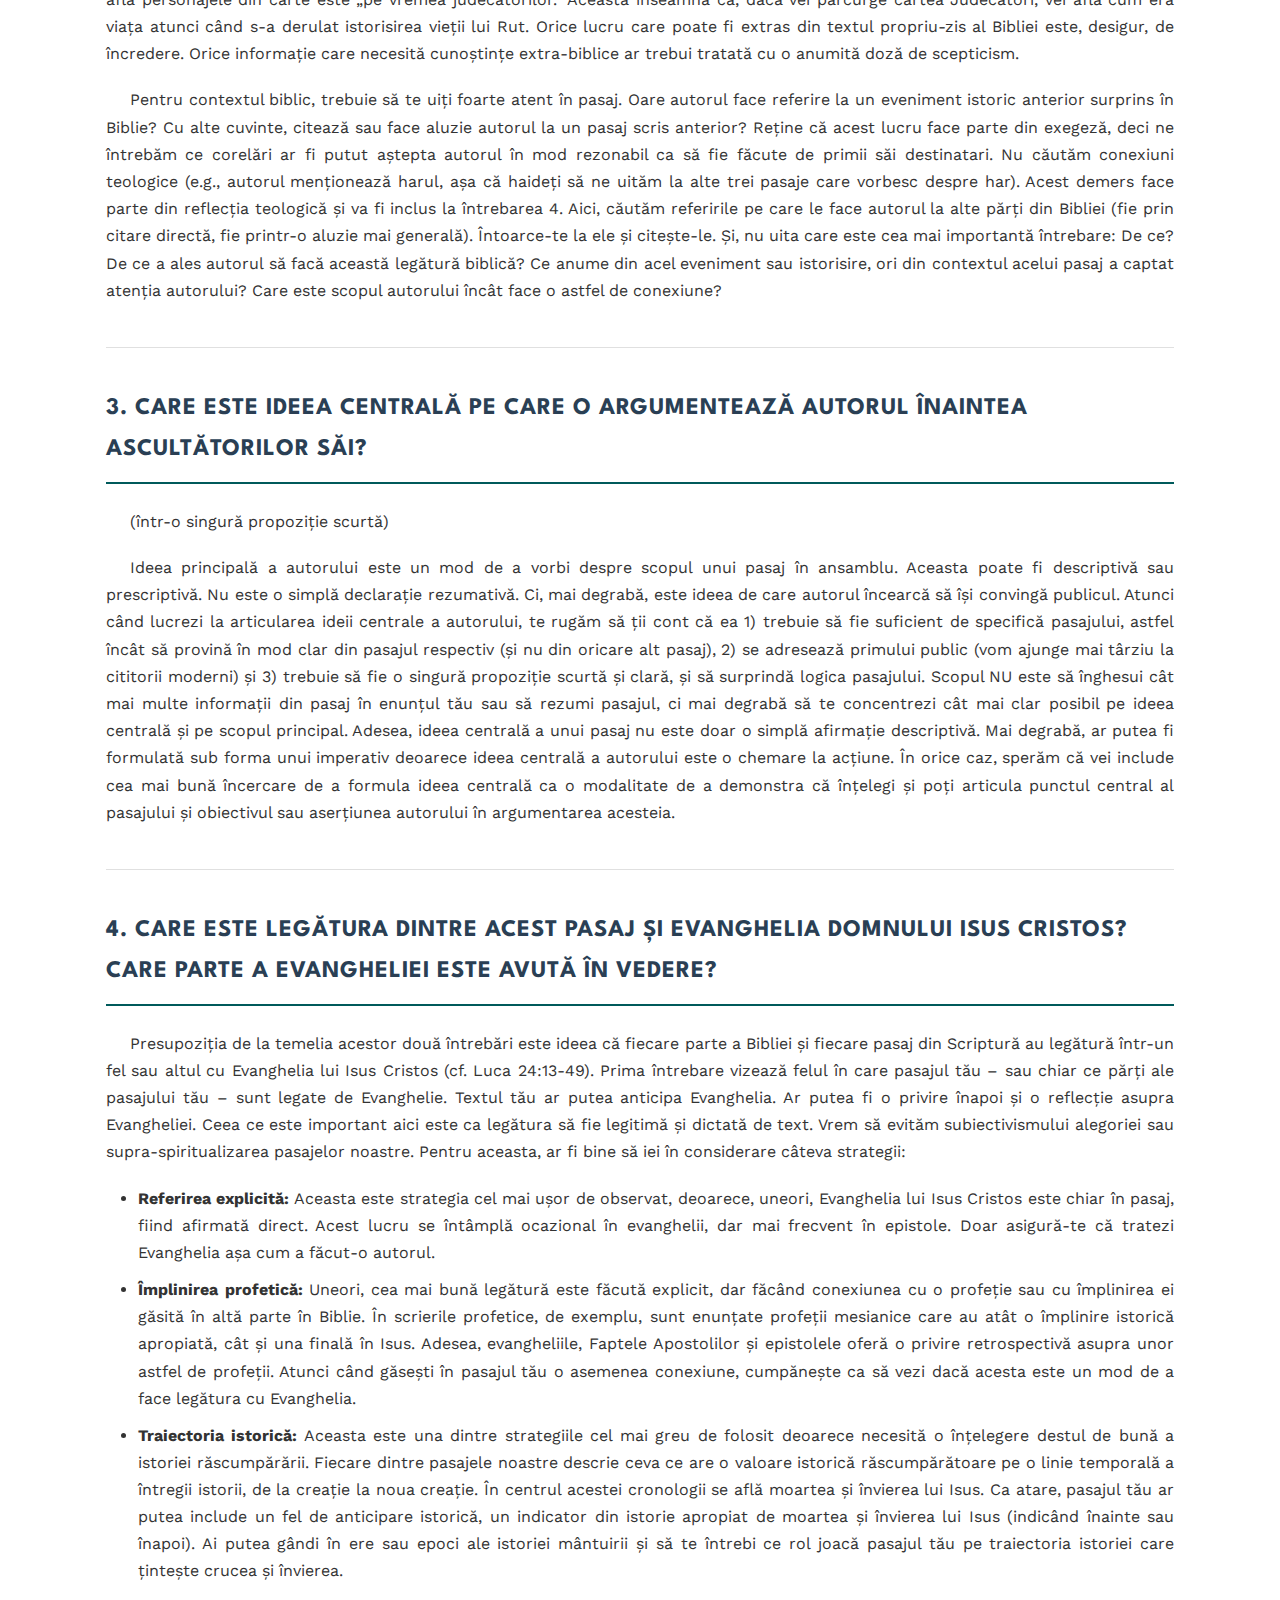
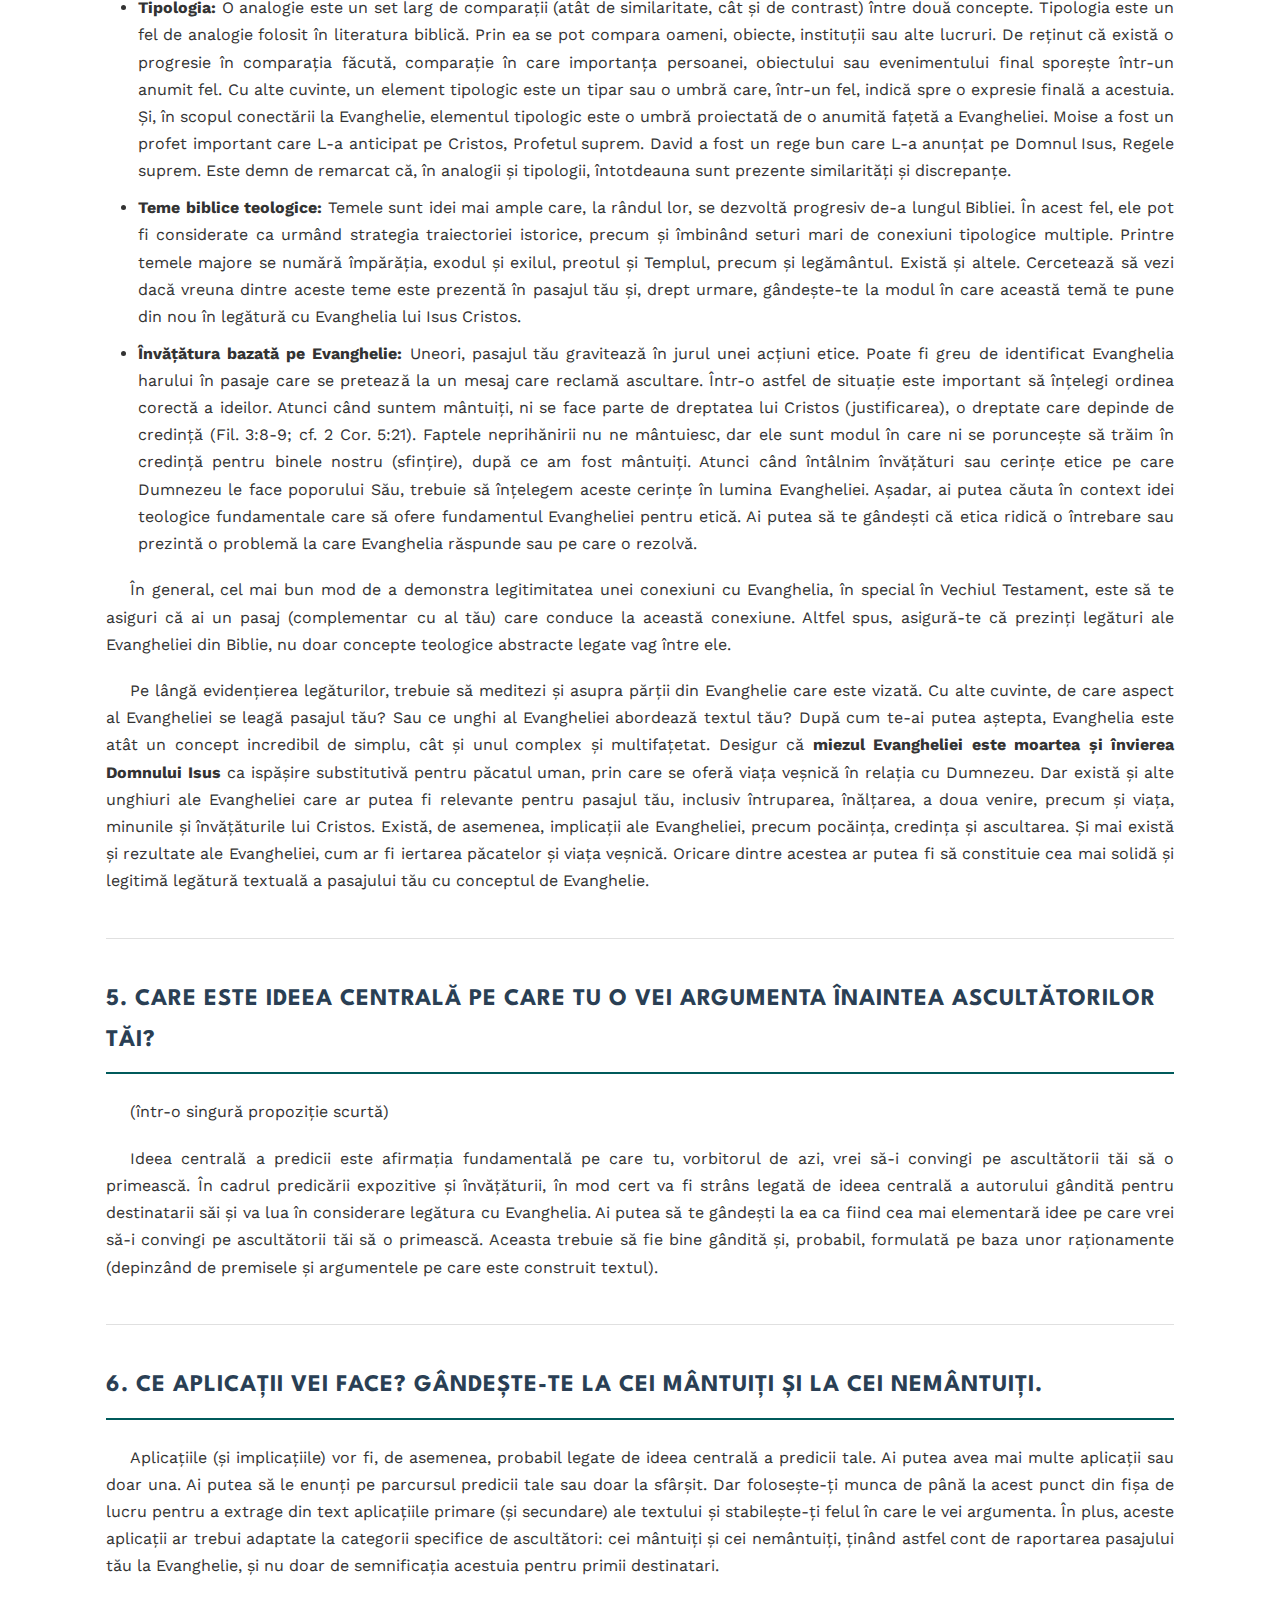
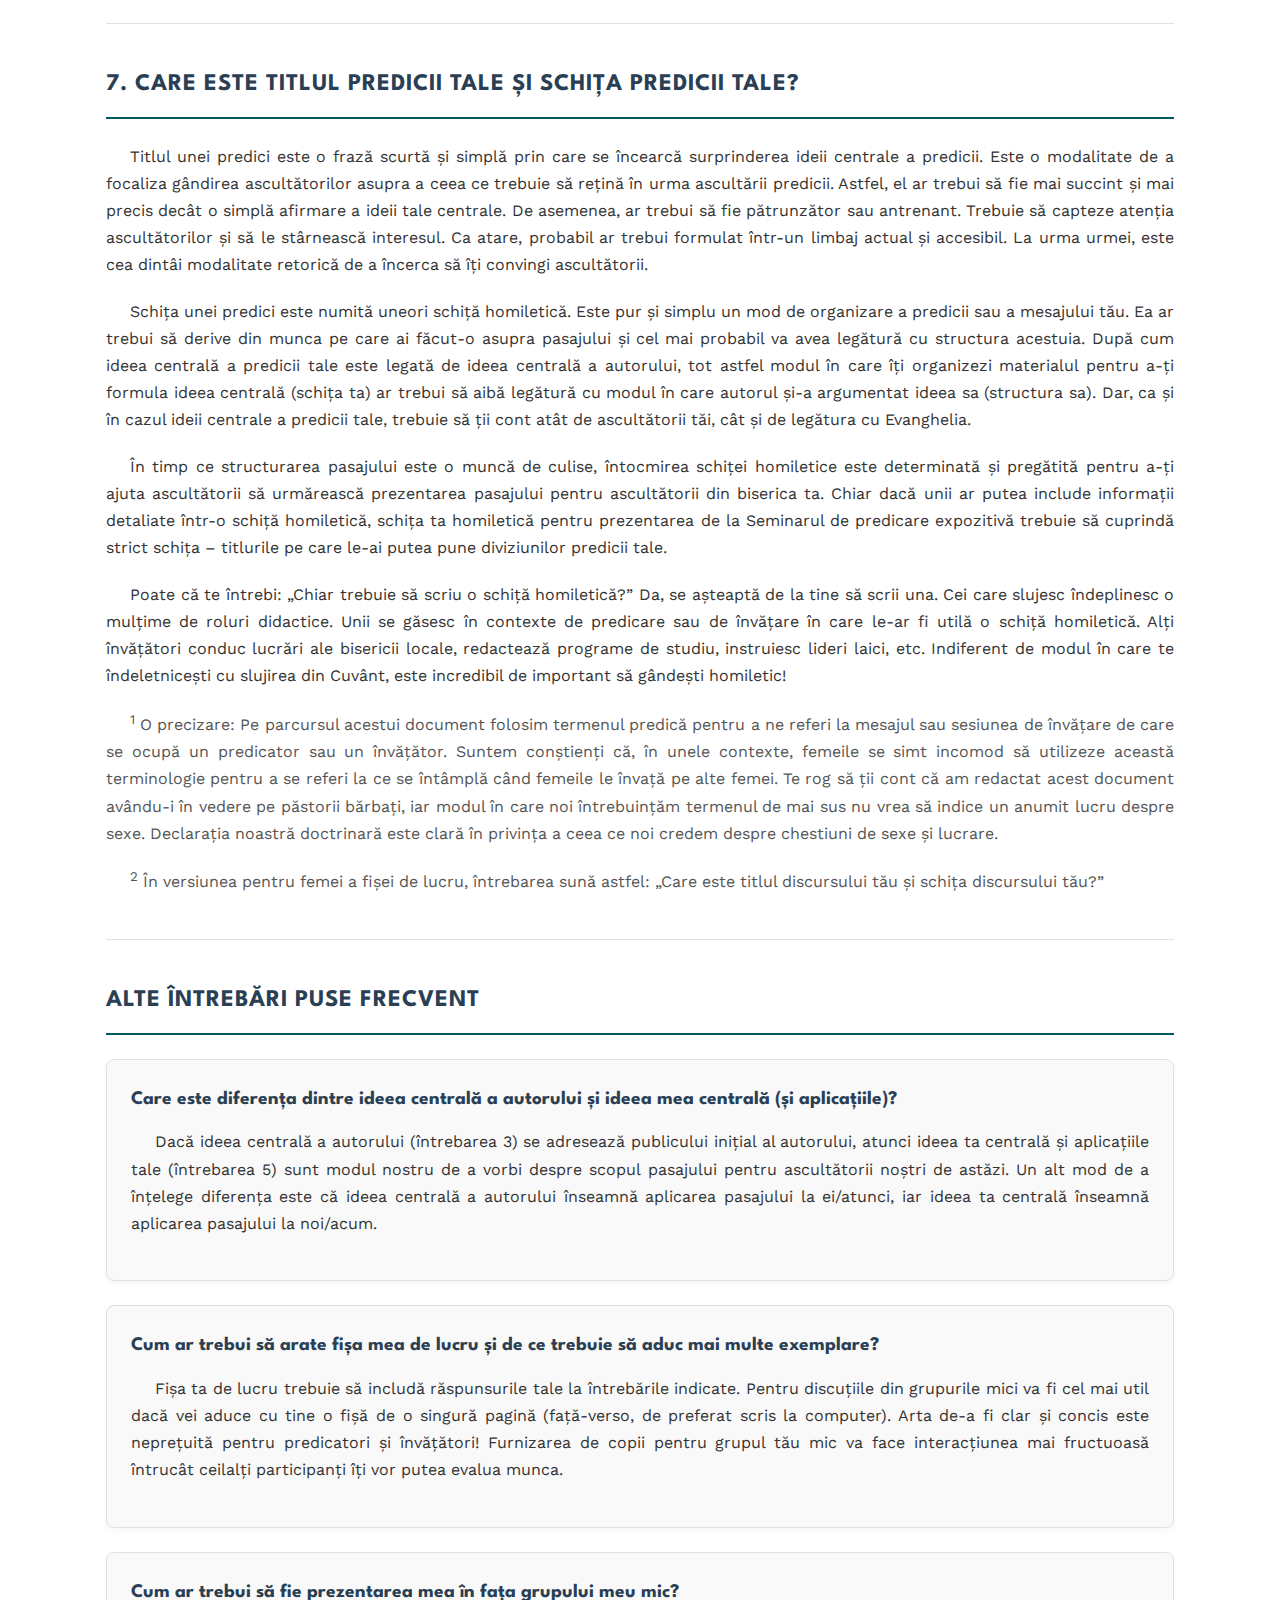
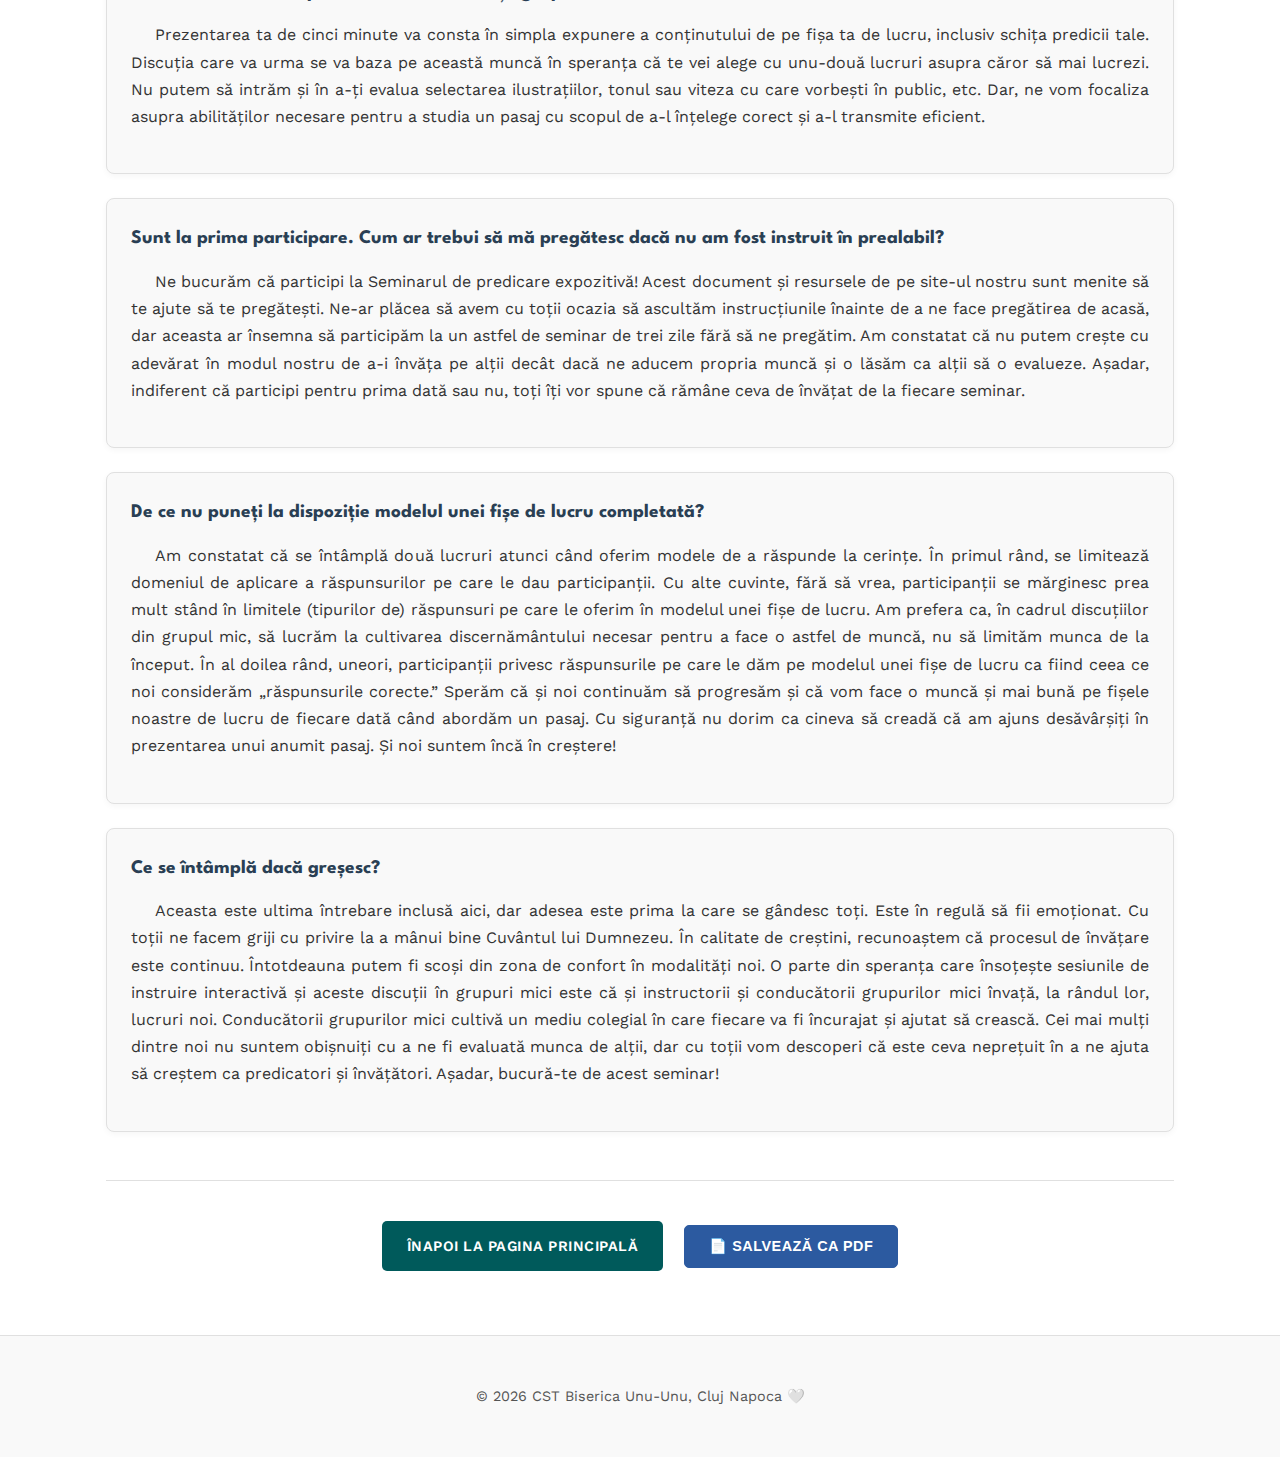
<file: ghid.html>
<!doctype html>
<html lang="ro">
  <head>
    <meta charset="UTF-8" />
    <meta name="viewport" content="width=device-width, initial-scale=1.0" />
    <title>Ghid de Pregătire - Centru Info Biserică</title>
    <link
      href="https://fonts.googleapis.com/css2?family=League+Spartan:wght@500;700&family=Work+Sans:wght@300;400;600&display=swap"
      rel="stylesheet"
    />
    <link rel="stylesheet" href="assets/css/style.css" />
    <link rel="stylesheet" href="https://cdnjs.cloudflare.com/ajax/libs/font-awesome/6.5.0/css/all.min.css" />
    <link rel="icon" type="image/x-icon" href="assets/favicon.ico" />
  </head>
  <body>
    <a href="index" class="header-link">
      <header>
        <h1><span class="home-icon">⌂</span>Ghid de Pregătire a Fișei de Lucru</h1>
        <p>SEMINAR DE PREDICARE EXPOZITIVĂ BIBLICĂ</p>
      </header>
    </a>

    <main>
      <nav class="ghid-toc-main">
        <h2 class="section-title" id="cuprins">Cuprins</h2>
        <ul>
          <li><a href="#introducere">Introducere</a></li>
          <li>
            <a href="#structura-pasajului">1. Structura pasajului</a>
            <ul>
              <li><a href="#genuri-literare">1.1 Cum să înțelegem genurile literare</a></li>
            </ul>
          </li>
          <li><a href="#contextul-pasajului">2. Contextul pasajului</a></li>
          <li><a href="#idee-centrala-autor">3. Ideea centrală a autorului</a></li>
          <li><a href="#legatura-evanghelie">4. Legătura cu Evanghelia</a></li>
          <li><a href="#idee-centrala-predica">5. Ideea centrală a predicii</a></li>
          <li><a href="#aplicatii">6. Aplicații</a></li>
          <li><a href="#titlu-schita">7. Titlul și schița predicii</a></li>
          <li><a href="#alte-intrebari">Alte întrebări frecvente</a></li>
        </ul>
      </nav>

      <section id="introducere" class="ghid-content-section">
        <h2 class="section-title">Introducere</h2>
        <p>
          Pregătirea unei fișe de lucru pentru grupul tău mic poate fi o sarcină dificilă, mai ales dacă participi
          pentru prima dată la un astfel de Seminar de predicare expozitivă. Așteptarea noastră de la tine este să
          muncești cu sârguință și să dai tot ce ai mai bun. Totodată, nu am vrea să fii peste măsură de stresat ori
          speriat cu privire la ceea ce se va întâmpla atunci când va trebui să-ți prezinți munca în grupul tău mic.
        </p>
        <p>
          Bineînțeles că cea mai bună modalitate de a înțelege conceptele din Fișa de lucru pentru pregătirea predicii
          este să participi la un seminar. Dacă ești la prima participare, nu ne vom aștepta să le fi înțeles pe toate.
          Acest document clarifică o parte din terminologie și intenția întrebărilor de pe fișa de lucru. De asemenea,
          poți vizita site-ul organizației și poți audia o parte din înregistrările audio de la seminarele anterioare
          pentru a te ajuta în pregătire.
        </p>
      </section>

      <section id="structura-pasajului" class="ghid-content-section">
        <h2 class="section-title">1. În ce fel a structurat autorul acest pasaj?</h2>
        <p>
          Te rugăm a) să arăți structura sub formă de secțiuni, alături de versetele aferente și b) să explici
          strategiile pe care le-ai folosit pentru a identifica această structură. Pe ce pune accent această structură?
        </p>
        <p>
          Structura (sau modalitatea de organizare) folosită de autor este un fel de a vorbi despre forma sau
          conformația unui pasaj biblic. Dincolo de suprafața oricărui pasaj se află o așezare interioară a materialului
          și o aranjare logică pe care autorul a folosit-o pentru a organiza pasajul. Te poți gândi la aceasta ca fiind
          schița autorului. Iar fiecare parte a pasajului joacă un rol în această schiță. Atunci când îți cerem să
          identifici structura unui pasaj, de fapt ne așteptăm să identifici acea alcătuire interioară. Ar putea fi o
          structură gramaticală sau logică (obișnuită într-un discurs), sau ar putea fi o intrigă, o comparație între
          personaje sau un procedeu literar (obișnuit într-o narațiune), sau ar putea fi împărțirea pasajului pe strofe
          (cum e cazul într-o poezie). Indiferent cum vei deduce structura autorului, va trebui să indici secțiunile
          pasajului, inclusiv numerele versetelor. Te rugăm să reții că folosim conceptul de structură pentru a ne
          referi la organizarea unui pasaj. Când ne referim la structura unei cărți întregi, este mai potrivit termenul
          de macrostructură.
        </p>
        <p>
          De reținut că structura va dezvălui un accent pe care autorul îl pune și pe care l-a comunicat prin
          intermediul structurii. Acesta este motivul pentru care înțelegerea derulării pasajului, nu doar a părților,
          este atât de important. Gândește-te la structură și la modul în care părțile se relaționează între ele. Pune
          întrebările de ce și cum pentru a vedea dacă poți identifica accentul pus de autor.
        </p>
        <p>
          În cele din urmă, explică în ce fel ai ajuns la acea structură sau ce strategii ai folosit pentru a o găsi.
          Vrem să vedem raționamentul din spatele muncii tale și felul în care încerci să identifici accentul dintr-un
          pasaj.
        </p>

        <section id="genuri-literare" class="ghid-subsection-main">
          <h3>1.1 Cum să înțelegem genurile literare sau tipurile de texte?</h3>
          <p>
            Genurile literare sunt forme de literatură care au caracteristici distincte și, ca urmare, necesită anumite
            strategii specifice de lecturare. Cei mai mulți oameni nu ar citi un ziar la fel cum ar citi un roman, o
            rețetă, o scrisoare, sau versurile unui cântec. Biblia conține mai multe genuri literare diferite, printre
            care istorie a Vechiului Testament, literatură profetică, literatură de înțelepciune, literatură
            apocaliptică, evanghelii, fapte ale apostolilor și epistole. Deși fiecare seminar se va concentra asupra
            unui gen literar, și de regulă asupra unei cărți specifice reprezentativă pentru genul literar respectiv,
            întrebările din fișa de lucru se bazează pe principii și, prin urmare, se aplică la orice gen literar.
          </p>
          <p>
            Tipurile de texte sunt ușor diferite de genurile literare. Ambele sunt categorii de literatură, de aceea
            poate fi puțină dificilă înțelegerea deosebirii dintre ele. Genurile literare sunt o categorie mai mare și
            înțelegerea lor presupune înțelegerea unor aspecte precum conținutul, locul în istorie, forma de literatură
            și scopul retoric. Tipurile de texte, însă, se referă doar la forma textului din pasaj – de aceea ele au o
            importanță vitală pentru deslușirea structurii. În Biblie se găsesc trei tipuri majore de texte: narațiunea
            (sau relatarea), discursul (sau cuvântarea) și poezia. Este important de precizat că fiecare dintre aceste
            tipuri de texte este prezent în cadrul fiecărui gen literar. Cu alte cuvinte, întâlnim narațiuni, discursuri
            și poezii în fiecare dintre genurile literare enumerate mai sus. Fiecare tip de text are structuri specifice
            și necesită strategii specifice pentru a le identifica. Bineînțeles, ar trebui să începi întotdeauna prin a
            citi și a recita pasajul (într-o traducere literală) și apoi să încerci să identifici tipul de text. Odată
            ce ți-ai făcut o idee despre tipul de text, utilizează următoarele strategii:
          </p>
          <ul>
            <li>
              <strong>Pentru discurs (sau cuvântare):</strong> acest tip de text este cel mai des întâlnit în
              discursurile din cărțile istorice ale Vechiului Testament sau din epistole (care, cel mai probabil, au
              fost predicate). De obicei, este vorba de o singură persoană care vorbește și tinde să urmeze o
              desfășurare logică. Ca atare, pentru a găsi structura unui discurs, trebuie să urmărești logica sau
              raționamentul pasajului. Ai putea încerca să faci o analiză gramaticală (cum ar fi identificarea verbelor
              sau observarea modului în care unele propoziții și idei le sunt subordonate altor propoziții sau idei
              dominante), precum și trasarea fluxului ideilor (similar cu procedeul schițării sub forma unui arc) sau
              analiza discursului. Cuvintele cheie și cuvintele de tranziție sunt, de asemenea, foarte importante, mai
              ales pentru că te ajută să observi caracteristicile gramaticale și sintactice ale pasajului. Și, ca în
              cazul oricărui tip de text, vei dori să acorzi o atenție deosebită procedeului de repetiție.
            </li>
            <li>
              <strong>Pentru narațiune (sau relatare):</strong> acest tip de text se găsește mai ales în cărțile
              istorice ale Vechiului Testament, în unele dintre cărțile profetice, precum și în evanghelii și în Faptele
              Apostolilor. Structurile din narațiuni tind să se învârtă în jurul unor aspecte precum intriga (sau arcul
              narativ), personajele (similaritate și contrast) sau alte procedee literare (e.g., momentul din zi,
              schimbarea locului). Poate că cea mai întâlnită trăsătură literară este intriga, care are o formă
              distinctivă:
              <ol>
                <li>cadrul (care include prezentarea personajelor, timpul, locul)</li>
                <li>
                  conflictul (sau amplificarea acțiunii, un incident declanșator care necesită o corectare sau
                  soluționare),
                </li>
                <li>
                  punctul culminant (punctul de cotitură al relatării, momentul din care este pusă în mișcare rezolvare
                  și de la care aceasta devine necesară sau inevitabilă),
                </li>
                <li>rezolvarea (implementarea efectivă a soluției în cadrul conflictului) și</li>
                <li>
                  cadrul cel nou (sau stază, schimbarea intervenind din pricina arcului narativ, care deschide calea
                  pentru următorul arc narativ).
                </li>
              </ol>
            </li>
            <li>
              <strong>Pentru poezie:</strong> acest tip de text se găsește în întreaga Biblie, dar mai ales în
              literatura de înțelepciune, în cea profetică și în cea apocaliptică. Secretul pentru a descoperi structura
              într-o poezie este înțelegerea modului în care funcționează strofele. Multe traduceri ale Bibliei împart
              poeziile în strofe, de obicei introducând spații verticale între rânduri. Cu toate acestea, editorii nu au
              întotdeauna dreptate (și nici nu văd la fel lucrurile)! Ai putea încerca să identifici modul de împărțire
              în strofe prin a observa repetițiile, schimbările de imagini, cele la nivelul vocii/punctului de
              vedere/persoanei (e.g., persoana întâi, a doua, a treia), schimbări ale tipului de paralelism (i.e. modul
              în care versurile se raportează unele la altele în perechi sau triplete) sau alte procedee literare (e.g.,
              alfabetice).
            </li>
          </ul>
          <p>
            După cum s-a menționat mai sus, unul dintre primele lucruri pe care trebuie să le faci este să încerci să
            identifici tipul de text. O dificultate frecventă în identificarea tipului de text este găsirea unui dialog
            (adesea în narațiuni). Dialogurile sunt, în sens tehnic, narațiuni. Un narator relatează interacțiunea
            dintre două persoane. Cu toate acestea, trebuie să îți pui o întrebare suplimentară: Oare acest dialog
            funcționează ca o narațiune sau ca un discurs? Uneori, prezența unui al doilea interlocutor nu se datorează,
            de pildă, rolului său în dezvoltarea unei intrigi, ci, de fapt, acesta îi adresează vorbitorului principal o
            întrebare sau un comentariu care să îl ajute în cadrul unui discurs funcțional. Ca atare, nu îți fie teamă
            să tratezi un dialog ca pe un discurs, dacă socotești că ai motive.
          </p>
        </section>
      </section>

      <section id="contextul-pasajului" class="ghid-content-section">
        <h2 class="section-title">2. Cum contribuie contextul la înțelegerea acestui pasaj?</h2>
        <p>
          Te rugăm să iei în considerare: a) contextul literar (pasajele care sunt așezate înainte și după cel de față),
          b) contextul istoric (împrejurările destinatarilor), c) contextul cultural (detalii relevante despre cum
          trăiau oamenii din locul și vremea respectivă) și d) contextul biblic (citate/aluzii sau legături istorice cu
          alte cărți pe care le face autorul). Te rugăm să le incluzi doar pe cele care sunt relevante pentru
          înțelegerea pasajului.
        </p>
        <p>
          Pentru fiecare gen literar, cel mai bun mod de identificare a contextului literar (și al întregii cărți) este
          să citești întreaga carte de câteva ori. Fă-ți o idee despre temele și argumentele majore ale întregii cărți.
          Fă-ți o idee despre arcul narativ și despre argumentele din secțiunile majore. Dar, mai ales, continuă să
          citești! Un aspect semnificativ în înțelegerea poziționării pasajului tău este să te uiți la pasajul anterior
          și cel ulterior. Ce legătură au acestea cu pasajul tău? Poți identifica o discuție mai amplă sau un subiect
          mai larg care le domină și care ar putea să te ajute să înțelegi pasajul tău?
        </p>
        <p>Pentru contextul istoric, ar fi bine să iei în considerare următoarele:</p>
        <ul>
          <li>
            <strong>Istoria Vechiului Testament:</strong> Atunci când analizezi contextul istoric al unei cărți, trebuie
            mai întâi să identifici (cât mai bine posibil) autorul original și destinatarii cărții. Acest lucru poate fi
            dificil de stabilit în secțiunea istorică a Vechiului Testament, dar poți estima o dată aproximativă a
            scrierii. De exemplu, contextul în care se derulează cartea Rut este „pe vremea judecătorilor.” Cu toate
            acestea, din moment ce cartea relatează finalizarea evenimentelor incluse, cu siguranță că ea a fost scrisă
            mai târziu decât atunci când au avut loc evenimentele propriu-zise. În cazul cărții Rut, ea nu putea fi
            scrisă în formă finală decât cel mai devreme după nașterea regelui David, deoarece acesta este menționat la
            sfârșitul cărții. Așadar, contextul istoric este datat cel mai devreme după instaurarea monarhiei. Găsirea
            unor referințe din alte cărți din Vechiul Testament care acoperă sau abordează aceeași perioadă istorică a
            publicului inițial ar putea fi, de asemenea, utilă (de exemplu, în scrierile profeților sau în alte cărți
            istorice).
          </li>
          <li>
            <strong>Literatura de înțelepciune:</strong> Cărțile de înțelepciune sunt, în cea mai mare parte, oarecum
            separate de contextul lor istoric. Cântarea Cântărilor și Iov, de exemplu, nu ne oferă niciun indiciu despre
            locul lor în istoria lui Israel. Există câteva indicii utile în Proverbe, dar este mai puțin limpede că
            acest tip de context ar avea vreun rol în carte. Așadar, întreabă-te ce poți învăța din Scriptură despre
            contextul istoric, dar nu te grăbi, ci fii prudent în a-ți baza interpretările pe acest context.
          </li>
          <li>
            <strong>Literatura profetică și apocaliptică:</strong> Cărțile profetice și apocaliptice ale Vechiului
            Testament sunt, în cea mai mare parte, integrate în istoria lui Israel din cărțile istorice ale Vechiului
            Testament. S-ar putea să găsești referiri utile la anumite persoane, profeți și regi ai lui Israel și Iuda,
            în special în 1 și 2 Împărați. Ar putea fi foarte util să te uiți la domnia unui anumit rege și să îți faci
            o idee despre problemele cu care se confruntă Israel și Iuda pentru a înțelege obiectivele pe care le
            urmăresc profeții în cărțile profetice. Nu uita că primele împliniri ale profețiilor se găsesc aproape
            întotdeauna în istoria lui Israel și a lui Iuda.
          </li>
          <li>
            <strong>Epistolele:</strong> Cea mai bună sursă pentru contextul istoric al unei epistole este, în general,
            epistola însăși. Cercetează începutul și sfârșitul scrisorii pentru a găsi indicii despre situația istorică
            particulară. Caută în întreaga epistolă referiri la persoane sau locuri menționate cu numele. Îndeosebi în
            epistolele pauline uite-te la trăsăturile distinctive ale oponenților sau ale învățăturilor false.
            Întreabă-te: „Ce lucruri se petrec în orașul/regiunea destinatarilor?” De asemenea, cercetează pasajele
            conexe. De exemplu, dacă studiezi 2 Corinteni, probabil 1 Corinteni îți vor oferi câteva indicii utile. Dacă
            parcurgi 2 Timotei, atunci este posibil ca deopotrivă 1 Timotei și Efeseni să te ajute. Și, în final,
            Faptele Apostolilor este o resursă foarte folositoare. Caută referințele corespunzătoare locurilor și
            persoanele menționate în Faptele Apostolilor. Aceste detalii istorice vor fi rareori cheia pentru a desluși
            un pasaj, dar aproape întotdeauna vor contribui la așezarea situației respective din epistolă în context.
          </li>
          <li>
            <strong>Evangheliile/Faptele Apostolilor:</strong> Evangheliile sunt puțin mai complicate deoarece știm
            foarte puțin despre autori (nu uitați că, tehnic vorbind, evangheliile sunt anonime, deși tradițiile
            paternității lor sunt foarte vechi și probabil autentice) sau, mai important, avem doar speculații cu
            privire la locul unde au fost scrise și cui i-au fost adresate. De fapt, este foarte probabil ca
            evangheliile să fi fost gândite spre a fi distribuite la scară largă în întreaga zonă mediteraneeană antică
            și, prin urmare, nu ar trebui legate de situația particulară a unei biserici anumite dintr-un loc anumit. Ca
            să o spunem clar, această sugestie se referă în întregime la contextul istoric al evangheliilor. Aspectele
            referitoare la domeniul studiilor biblice numit Isus cel istoric, precum și cele referitoare la contextul
            cultural al zonei mediteraneene antice sunt încă foarte relevante și ar trebui reconstruite din însuși
            textul evangheliilor.
          </li>
        </ul>
        <p>
          În ceea ce privește contextul cultural, trebuie să luăm în considerare cadrul din viața de zi cu zi a
          oamenilor/personajelor din carte și modul în care aceasta va fi fost înțeleasă de publicul inițial. Acesta se
          deosebește de contextul istoric prin faptul că nu se referă la un anumit public dintr-un anumit loc și timp,
          ci la detaliile vieții pe care oamenii/personajele din text le aveau în comun. Astfel, de exemplu, citirea
          unei pilde agrare din evanghelii ar putea necesita înțelegerea anumitor realități agricole sau economice care
          i-ar fi caracterizat atât pe oamenii din pildă (și din pasaj), cât și pe primii destinatari ai evangheliei
          respective. Sau, pentru a face legătura cu un exemplu anterior, pentru a înțelege contextul cultural din
          cartea Rut ai putea să te uiți în Judecători, deoarece situația în care se află personajele din carte este „pe
          vremea judecătorilor.” Aceasta înseamnă că, dacă vei parcurge cartea Judecători, vei afla cum era viața atunci
          când s-a derulat istorisirea vieții lui Rut. Orice lucru care poate fi extras din textul propriu-zis al
          Bibliei este, desigur, de încredere. Orice informație care necesită cunoștințe extra-biblice ar trebui tratată
          cu o anumită doză de scepticism.
        </p>
        <p>
          Pentru contextul biblic, trebuie să te uiți foarte atent în pasaj. Oare autorul face referire la un eveniment
          istoric anterior surprins în Biblie? Cu alte cuvinte, citează sau face aluzie autorul la un pasaj scris
          anterior? Reține că acest lucru face parte din exegeză, deci ne întrebăm ce corelări ar fi putut aștepta
          autorul în mod rezonabil ca să fie făcute de primii săi destinatari. Nu căutăm conexiuni teologice (e.g.,
          autorul menționează harul, așa că haideți să ne uităm la alte trei pasaje care vorbesc despre har). Acest
          demers face parte din reflecția teologică și va fi inclus la întrebarea 4. Aici, căutăm referirile pe care le
          face autorul la alte părți din Bibliei (fie prin citare directă, fie printr-o aluzie mai generală).
          Întoarce-te la ele și citește-le. Și, nu uita care este cea mai importantă întrebare: De ce? De ce a ales
          autorul să facă această legătură biblică? Ce anume din acel eveniment sau istorisire, ori din contextul acelui
          pasaj a captat atenția autorului? Care este scopul autorului încât face o astfel de conexiune?
        </p>
      </section>

      <section id="idee-centrala-autor" class="ghid-content-section">
        <h2 class="section-title">
          3. Care este ideea centrală pe care o argumentează autorul înaintea ascultătorilor săi?
        </h2>
        <p>(într-o singură propoziție scurtă)</p>
        <p>
          Ideea principală a autorului este un mod de a vorbi despre scopul unui pasaj în ansamblu. Aceasta poate fi
          descriptivă sau prescriptivă. Nu este o simplă declarație rezumativă. Ci, mai degrabă, este ideea de care
          autorul încearcă să își convingă publicul. Atunci când lucrezi la articularea ideii centrale a autorului, te
          rugăm să ții cont că ea 1) trebuie să fie suficient de specifică pasajului, astfel încât să provină în mod
          clar din pasajul respectiv (și nu din oricare alt pasaj), 2) se adresează primului public (vom ajunge mai
          târziu la cititorii moderni) și 3) trebuie să fie o singură propoziție scurtă și clară, și să surprindă logica
          pasajului. Scopul NU este să înghesui cât mai multe informații din pasaj în enunțul tău sau să rezumi pasajul,
          ci mai degrabă să te concentrezi cât mai clar posibil pe ideea centrală și pe scopul principal. Adesea, ideea
          centrală a unui pasaj nu este doar o simplă afirmație descriptivă. Mai degrabă, ar putea fi formulată sub
          forma unui imperativ deoarece ideea centrală a autorului este o chemare la acțiune. În orice caz, sperăm că
          vei include cea mai bună încercare de a formula ideea centrală ca o modalitate de a demonstra că înțelegi și
          poți articula punctul central al pasajului și obiectivul sau aserțiunea autorului în argumentarea acesteia.
        </p>
      </section>

      <section id="legatura-evanghelie" class="ghid-content-section">
        <h2 class="section-title">
          4. Care este legătura dintre acest pasaj și Evanghelia Domnului Isus Cristos? Care parte a Evangheliei este
          avută în vedere?
        </h2>
        <p>
          Presupoziția de la temelia acestor două întrebări este ideea că fiecare parte a Bibliei și fiecare pasaj din
          Scriptură au legătură într-un fel sau altul cu Evanghelia lui Isus Cristos (cf. Luca 24:13-49). Prima
          întrebare vizează felul în care pasajul tău – sau chiar ce părți ale pasajului tău – sunt legate de
          Evanghelie. Textul tău ar putea anticipa Evanghelia. Ar putea fi o privire înapoi și o reflecție asupra
          Evangheliei. Ceea ce este important aici este ca legătura să fie legitimă și dictată de text. Vrem să evităm
          subiectivismului alegoriei sau supra-spiritualizarea pasajelor noastre. Pentru aceasta, ar fi bine să iei în
          considerare câteva strategii:
        </p>
        <ul>
          <li>
            <strong>Referirea explicită:</strong> Aceasta este strategia cel mai ușor de observat, deoarece, uneori,
            Evanghelia lui Isus Cristos este chiar în pasaj, fiind afirmată direct. Acest lucru se întâmplă ocazional în
            evanghelii, dar mai frecvent în epistole. Doar asigură-te că tratezi Evanghelia așa cum a făcut-o autorul.
          </li>
          <li>
            <strong>Împlinirea profetică:</strong> Uneori, cea mai bună legătură este făcută explicit, dar făcând
            conexiunea cu o profeție sau cu împlinirea ei găsită în altă parte în Biblie. În scrierile profetice, de
            exemplu, sunt enunțate profeții mesianice care au atât o împlinire istorică apropiată, cât și una finală în
            Isus. Adesea, evangheliile, Faptele Apostolilor și epistolele oferă o privire retrospectivă asupra unor
            astfel de profeții. Atunci când găsești în pasajul tău o asemenea conexiune, cumpănește ca să vezi dacă
            acesta este un mod de a face legătura cu Evanghelia.
          </li>
          <li>
            <strong>Traiectoria istorică:</strong> Aceasta este una dintre strategiile cel mai greu de folosit deoarece
            necesită o înțelegere destul de bună a istoriei răscumpărării. Fiecare dintre pasajele noastre descrie ceva
            ce are o valoare istorică răscumpărătoare pe o linie temporală a întregii istorii, de la creație la noua
            creație. În centrul acestei cronologii se află moartea și învierea lui Isus. Ca atare, pasajul tău ar putea
            include un fel de anticipare istorică, un indicator din istorie apropiat de moartea și învierea lui Isus
            (indicând înainte sau înapoi). Ai putea gândi în ere sau epoci ale istoriei mântuirii și să te întrebi ce
            rol joacă pasajul tău pe traiectoria istoriei care țintește crucea și învierea.
          </li>
          <li>
            <strong>Tipologia:</strong> O analogie este un set larg de comparații (atât de similaritate, cât și de
            contrast) între două concepte. Tipologia este un fel de analogie folosit în literatura biblică. Prin ea se
            pot compara oameni, obiecte, instituții sau alte lucruri. De reținut că există o progresie în comparația
            făcută, comparație în care importanța persoanei, obiectului sau evenimentului final sporește într-un anumit
            fel. Cu alte cuvinte, un element tipologic este un tipar sau o umbră care, într-un fel, indică spre o
            expresie finală a acestuia. Și, în scopul conectării la Evanghelie, elementul tipologic este o umbră
            proiectată de o anumită fațetă a Evangheliei. Moise a fost un profet important care L-a anticipat pe
            Cristos, Profetul suprem. David a fost un rege bun care L-a anunțat pe Domnul Isus, Regele suprem. Este demn
            de remarcat că, în analogii și tipologii, întotdeauna sunt prezente similarități și discrepanțe.
          </li>
          <li>
            <strong>Teme biblice teologice:</strong> Temele sunt idei mai ample care, la rândul lor, se dezvoltă
            progresiv de-a lungul Bibliei. În acest fel, ele pot fi considerate ca urmând strategia traiectoriei
            istorice, precum și îmbinând seturi mari de conexiuni tipologice multiple. Printre temele majore se numără
            împărăția, exodul și exilul, preotul și Templul, precum și legământul. Există și altele. Cercetează să vezi
            dacă vreuna dintre aceste teme este prezentă în pasajul tău și, drept urmare, gândește-te la modul în care
            această temă te pune din nou în legătură cu Evanghelia lui Isus Cristos.
          </li>
          <li>
            <strong>Învățătura bazată pe Evanghelie:</strong> Uneori, pasajul tău gravitează în jurul unei acțiuni
            etice. Poate fi greu de identificat Evanghelia harului în pasaje care se pretează la un mesaj care reclamă
            ascultare. Într-o astfel de situație este important să înțelegi ordinea corectă a ideilor. Atunci când
            suntem mântuiți, ni se face parte de dreptatea lui Cristos (justificarea), o dreptate care depinde de
            credință (<span
              class="bible-ref"
              title="[8] Ba încă și acum privesc toate aceste lucruri ca o pierdere, față de prețul nespus de mare al cunoașterii lui Hristos Isus, Domnul meu. Pentru El am pierdut toate și le socotesc ca un gunoi, ca să câștig pe Hristos [9] și să fiu găsit în El, nu având o neprihănire a mea, pe care mi-o dă Legea, ci aceea care se capătă prin credința în Hristos, neprihănirea pe care o dă Dumnezeu prin credință."
              >Fil. 3:8-9</span
            >; cf.
            <span
              class="bible-ref"
              title="Pe Cel ce n-a cunoscut niciun păcat, El L-a făcut păcat pentru noi, ca noi să fim neprihănirea lui Dumnezeu în El."
              >2 Cor. 5:21</span
            >). Faptele neprihănirii nu ne mântuiesc, dar ele sunt modul în care ni se poruncește să trăim în credință
            pentru binele nostru (sfințire), după ce am fost mântuiți. Atunci când întâlnim învățături sau cerințe etice
            pe care Dumnezeu le face poporului Său, trebuie să înțelegem aceste cerințe în lumina Evangheliei. Așadar,
            ai putea căuta în context idei teologice fundamentale care să ofere fundamentul Evangheliei pentru etică. Ai
            putea să te gândești că etica ridică o întrebare sau prezintă o problemă la care Evanghelia răspunde sau pe
            care o rezolvă.
          </li>
        </ul>
        <p>
          În general, cel mai bun mod de a demonstra legitimitatea unei conexiuni cu Evanghelia, în special în Vechiul
          Testament, este să te asiguri că ai un pasaj (complementar cu al tău) care conduce la această conexiune.
          Altfel spus, asigură-te că prezinți legături ale Evangheliei din Biblie, nu doar concepte teologice abstracte
          legate vag între ele.
        </p>
        <p>
          Pe lângă evidențierea legăturilor, trebuie să meditezi și asupra părții din Evanghelie care este vizată. Cu
          alte cuvinte, de care aspect al Evangheliei se leagă pasajul tău? Sau ce unghi al Evangheliei abordează textul
          tău? După cum te-ai putea aștepta, Evanghelia este atât un concept incredibil de simplu, cât și unul complex
          și multifațetat. Desigur că <strong>miezul Evangheliei este moartea și învierea Domnului Isus</strong> ca
          ispășire substitutivă pentru păcatul uman, prin care se oferă viața veșnică în relația cu Dumnezeu. Dar există
          și alte unghiuri ale Evangheliei care ar putea fi relevante pentru pasajul tău, inclusiv întruparea,
          înălțarea, a doua venire, precum și viața, minunile și învățăturile lui Cristos. Există, de asemenea,
          implicații ale Evangheliei, precum pocăința, credința și ascultarea. Și mai există și rezultate ale
          Evangheliei, cum ar fi iertarea păcatelor și viața veșnică. Oricare dintre acestea ar putea fi să constituie
          cea mai solidă și legitimă legătură textuală a pasajului tău cu conceptul de Evanghelie.
        </p>
      </section>

      <section id="idee-centrala-predica" class="ghid-content-section">
        <h2 class="section-title">
          5. Care este ideea centrală pe care tu o vei argumenta înaintea ascultătorilor tăi?
        </h2>
        <p>(într-o singură propoziție scurtă)</p>
        <p>
          Ideea centrală a predicii este afirmația fundamentală pe care tu, vorbitorul de azi, vrei să-i convingi pe
          ascultătorii tăi să o primească. În cadrul predicării expozitive și învățăturii, în mod cert va fi strâns
          legată de ideea centrală a autorului gândită pentru destinatarii săi și va lua în considerare legătura cu
          Evanghelia. Ai putea să te gândești la ea ca fiind cea mai elementară idee pe care vrei să-i convingi pe
          ascultătorii tăi să o primească. Aceasta trebuie să fie bine gândită și, probabil, formulată pe baza unor
          raționamente (depinzând de premisele și argumentele pe care este construit textul).
        </p>
      </section>

      <section id="aplicatii" class="ghid-content-section">
        <h2 class="section-title">6. Ce aplicații vei face? Gândește-te la cei mântuiți și la cei nemântuiți.</h2>
        <p>
          Aplicațiile (și implicațiile) vor fi, de asemenea, probabil legate de ideea centrală a predicii tale. Ai putea
          avea mai multe aplicații sau doar una. Ai putea să le enunți pe parcursul predicii tale sau doar la sfârșit.
          Dar folosește-ți munca de până la acest punct din fișa de lucru pentru a extrage din text aplicațiile primare
          (și secundare) ale textului și stabilește-ți felul în care le vei argumenta. În plus, aceste aplicații ar
          trebui adaptate la categorii specifice de ascultători: cei mântuiți și cei nemântuiți, ținând astfel cont de
          raportarea pasajului tău la Evanghelie, și nu doar de semnificația acestuia pentru primii destinatari.
        </p>
      </section>

      <section id="titlu-schita" class="ghid-content-section">
        <h2 class="section-title">7. Care este titlul predicii tale și schița predicii tale?</h2>
        <p>
          Titlul unei predici este o frază scurtă și simplă prin care se încearcă surprinderea ideii centrale a
          predicii. Este o modalitate de a focaliza gândirea ascultătorilor asupra a ceea ce trebuie să rețină în urma
          ascultării predicii. Astfel, el ar trebui să fie mai succint și mai precis decât o simplă afirmare a ideii
          tale centrale. De asemenea, ar trebui să fie pătrunzător sau antrenant. Trebuie să capteze atenția
          ascultătorilor și să le stârnească interesul. Ca atare, probabil ar trebui formulat într-un limbaj actual și
          accesibil. La urma urmei, este cea dintâi modalitate retorică de a încerca să îți convingi ascultătorii.
        </p>
        <p>
          Schița unei predici este numită uneori schiță homiletică. Este pur și simplu un mod de organizare a predicii
          sau a mesajului tău. Ea ar trebui să derive din munca pe care ai făcut-o asupra pasajului și cel mai probabil
          va avea legătură cu structura acestuia. După cum ideea centrală a predicii tale este legată de ideea centrală
          a autorului, tot astfel modul în care îți organizezi materialul pentru a-ți formula ideea centrală (schița ta)
          ar trebui să aibă legătură cu modul în care autorul și-a argumentat ideea sa (structura sa). Dar, ca și în
          cazul ideii centrale a predicii tale, trebuie să ții cont atât de ascultătorii tăi, cât și de legătura cu
          Evanghelia.
        </p>
        <p>
          În timp ce structurarea pasajului este o muncă de culise, întocmirea schiței homiletice este determinată și
          pregătită pentru a-ți ajuta ascultătorii să urmărească prezentarea pasajului pentru ascultătorii din biserica
          ta. Chiar dacă unii ar putea include informații detaliate într-o schiță homiletică, schița ta homiletică
          pentru prezentarea de la Seminarul de predicare expozitivă trebuie să cuprindă strict schița – titlurile pe
          care le-ai putea pune diviziunilor predicii tale.
        </p>
        <p>
          Poate că te întrebi: „Chiar trebuie să scriu o schiță homiletică?” Da, se așteaptă de la tine să scrii una.
          Cei care slujesc îndeplinesc o mulțime de roluri didactice. Unii se găsesc în contexte de predicare sau de
          învățare în care le-ar fi utilă o schiță homiletică. Alți învățători conduc lucrări ale bisericii locale,
          redactează programe de studiu, instruiesc lideri laici, etc. Indiferent de modul în care te îndeletnicești cu
          slujirea din Cuvânt, este incredibil de important să gândești homiletic!
        </p>
        <p class="footnote-main">
          <sup>1</sup> O precizare: Pe parcursul acestui document folosim termenul predică pentru a ne referi la mesajul
          sau sesiunea de învățare de care se ocupă un predicator sau un învățător. Suntem conștienți că, în unele
          contexte, femeile se simt incomod să utilizeze această terminologie pentru a se referi la ce se întâmplă când
          femeile le învață pe alte femei. Te rog să ții cont că am redactat acest document avându-i în vedere pe
          păstorii bărbați, iar modul în care noi întrebuințăm termenul de mai sus nu vrea să indice un anumit lucru
          despre sexe. Declarația noastră doctrinară este clară în privința a ceea ce noi credem despre chestiuni de
          sexe și lucrare.
        </p>
        <p class="footnote-main">
          <sup>2</sup> În versiunea pentru femei a fișei de lucru, întrebarea sună astfel: „Care este titlul discursului
          tău și schița discursului tău?”
        </p>
      </section>

      <section id="alte-intrebari" class="ghid-content-section">
        <h2 class="section-title">Alte întrebări puse frecvent</h2>
        <div class="faq-item-main">
          <h3>Care este diferența dintre ideea centrală a autorului și ideea mea centrală (și aplicațiile)?</h3>
          <p>
            Dacă ideea centrală a autorului (întrebarea 3) se adresează publicului inițial al autorului, atunci ideea ta
            centrală și aplicațiile tale (întrebarea 5) sunt modul nostru de a vorbi despre scopul pasajului pentru
            ascultătorii noștri de astăzi. Un alt mod de a înțelege diferența este că ideea centrală a autorului
            înseamnă aplicarea pasajului la ei/atunci, iar ideea ta centrală înseamnă aplicarea pasajului la noi/acum.
          </p>
        </div>
        <div class="faq-item-main">
          <h3>Cum ar trebui să arate fișa mea de lucru și de ce trebuie să aduc mai multe exemplare?</h3>
          <p>
            Fișa ta de lucru trebuie să includă răspunsurile tale la întrebările indicate. Pentru discuțiile din
            grupurile mici va fi cel mai util dacă vei aduce cu tine o fișă de o singură pagină (față-verso, de preferat
            scris la computer). Arta de-a fi clar și concis este neprețuită pentru predicatori și învățători! Furnizarea
            de copii pentru grupul tău mic va face interacțiunea mai fructuoasă întrucât ceilalți participanți îți vor
            putea evalua munca.
          </p>
        </div>
        <div class="faq-item-main">
          <h3>Cum ar trebui să fie prezentarea mea în fața grupului meu mic?</h3>
          <p>
            Prezentarea ta de cinci minute va consta în simpla expunere a conținutului de pe fișa ta de lucru, inclusiv
            schița predicii tale. Discuția care va urma se va baza pe această muncă în speranța că te vei alege cu
            unu-două lucruri asupra căror să mai lucrezi. Nu putem să intrăm și în a-ți evalua selectarea ilustrațiilor,
            tonul sau viteza cu care vorbești în public, etc. Dar, ne vom focaliza asupra abilităților necesare pentru a
            studia un pasaj cu scopul de a-l înțelege corect și a-l transmite eficient.
          </p>
        </div>
        <div class="faq-item-main">
          <h3>Sunt la prima participare. Cum ar trebui să mă pregătesc dacă nu am fost instruit în prealabil?</h3>
          <p>
            Ne bucurăm că participi la Seminarul de predicare expozitivă! Acest document și resursele de pe site-ul
            nostru sunt menite să te ajute să te pregătești. Ne-ar plăcea să avem cu toții ocazia să ascultăm
            instrucțiunile înainte de a ne face pregătirea de acasă, dar aceasta ar însemna să participăm la un astfel
            de seminar de trei zile fără să ne pregătim. Am constatat că nu putem crește cu adevărat în modul nostru de
            a-i învăța pe alții decât dacă ne aducem propria muncă și o lăsăm ca alții să o evalueze. Așadar, indiferent
            că participi pentru prima dată sau nu, toți îți vor spune că rămâne ceva de învățat de la fiecare seminar.
          </p>
        </div>
        <div class="faq-item-main">
          <h3>De ce nu puneți la dispoziție modelul unei fișe de lucru completată?</h3>
          <p>
            Am constatat că se întâmplă două lucruri atunci când oferim modele de a răspunde la cerințe. În primul rând,
            se limitează domeniul de aplicare a răspunsurilor pe care le dau participanții. Cu alte cuvinte, fără să
            vrea, participanții se mărginesc prea mult stând în limitele (tipurilor de) răspunsuri pe care le oferim în
            modelul unei fișe de lucru. Am prefera ca, în cadrul discuțiilor din grupul mic, să lucrăm la cultivarea
            discernământului necesar pentru a face o astfel de muncă, nu să limităm munca de la început. În al doilea
            rând, uneori, participanții privesc răspunsurile pe care le dăm pe modelul unei fișe de lucru ca fiind ceea
            ce noi considerăm „răspunsurile corecte.” Sperăm că și noi continuăm să progresăm și că vom face o muncă și
            mai bună pe fișele noastre de lucru de fiecare dată când abordăm un pasaj. Cu siguranță nu dorim ca cineva
            să creadă că am ajuns desăvârșiți în prezentarea unui anumit pasaj. Și noi suntem încă în creștere!
          </p>
        </div>
        <div class="faq-item-main">
          <h3>Ce se întâmplă dacă greșesc?</h3>
          <p>
            Aceasta este ultima întrebare inclusă aici, dar adesea este prima la care se gândesc toți. Este în regulă să
            fii emoționat. Cu toții ne facem griji cu privire la a mânui bine Cuvântul lui Dumnezeu. În calitate de
            creștini, recunoaștem că procesul de învățare este continuu. Întotdeauna putem fi scoși din zona de confort
            în modalități noi. O parte din speranța care însoțește sesiunile de instruire interactivă și aceste discuții
            în grupuri mici este că și instructorii și conducătorii grupurilor mici învață, la rândul lor, lucruri noi.
            Conducătorii grupurilor mici cultivă un mediu colegial în care fiecare va fi încurajat și ajutat să crească.
            Cei mai mulți dintre noi nu suntem obișnuiți cu a ne fi evaluată munca de alții, dar cu toții vom descoperi
            că este ceva neprețuit în a ne ajuta să creștem ca predicatori și învățători. Așadar, bucură-te de acest
            seminar!
          </p>
        </div>
      </section>

      <section class="navigation-links">
        <p>
          <a href="index" class="btn">Înapoi la pagina principală</a>
          <button id="printToPdfBtn" class="btn btn-print">📄 Salvează ca PDF</button>
        </p>
      </section>
      <button id="backToContentStartBtn" class="back-to-content-start" title="Înapoi la începutul ghidului">
        <i class="fa-solid fa-arrow-up"></i> Început
      </button>
    </main>

    <footer>&copy; <span class="current-year"></span> CST Biserica Unu-Unu, Cluj Napoca 🤍</footer>
    <script src="assets/js/script.js"></script>
  </body>
</html>
</file>
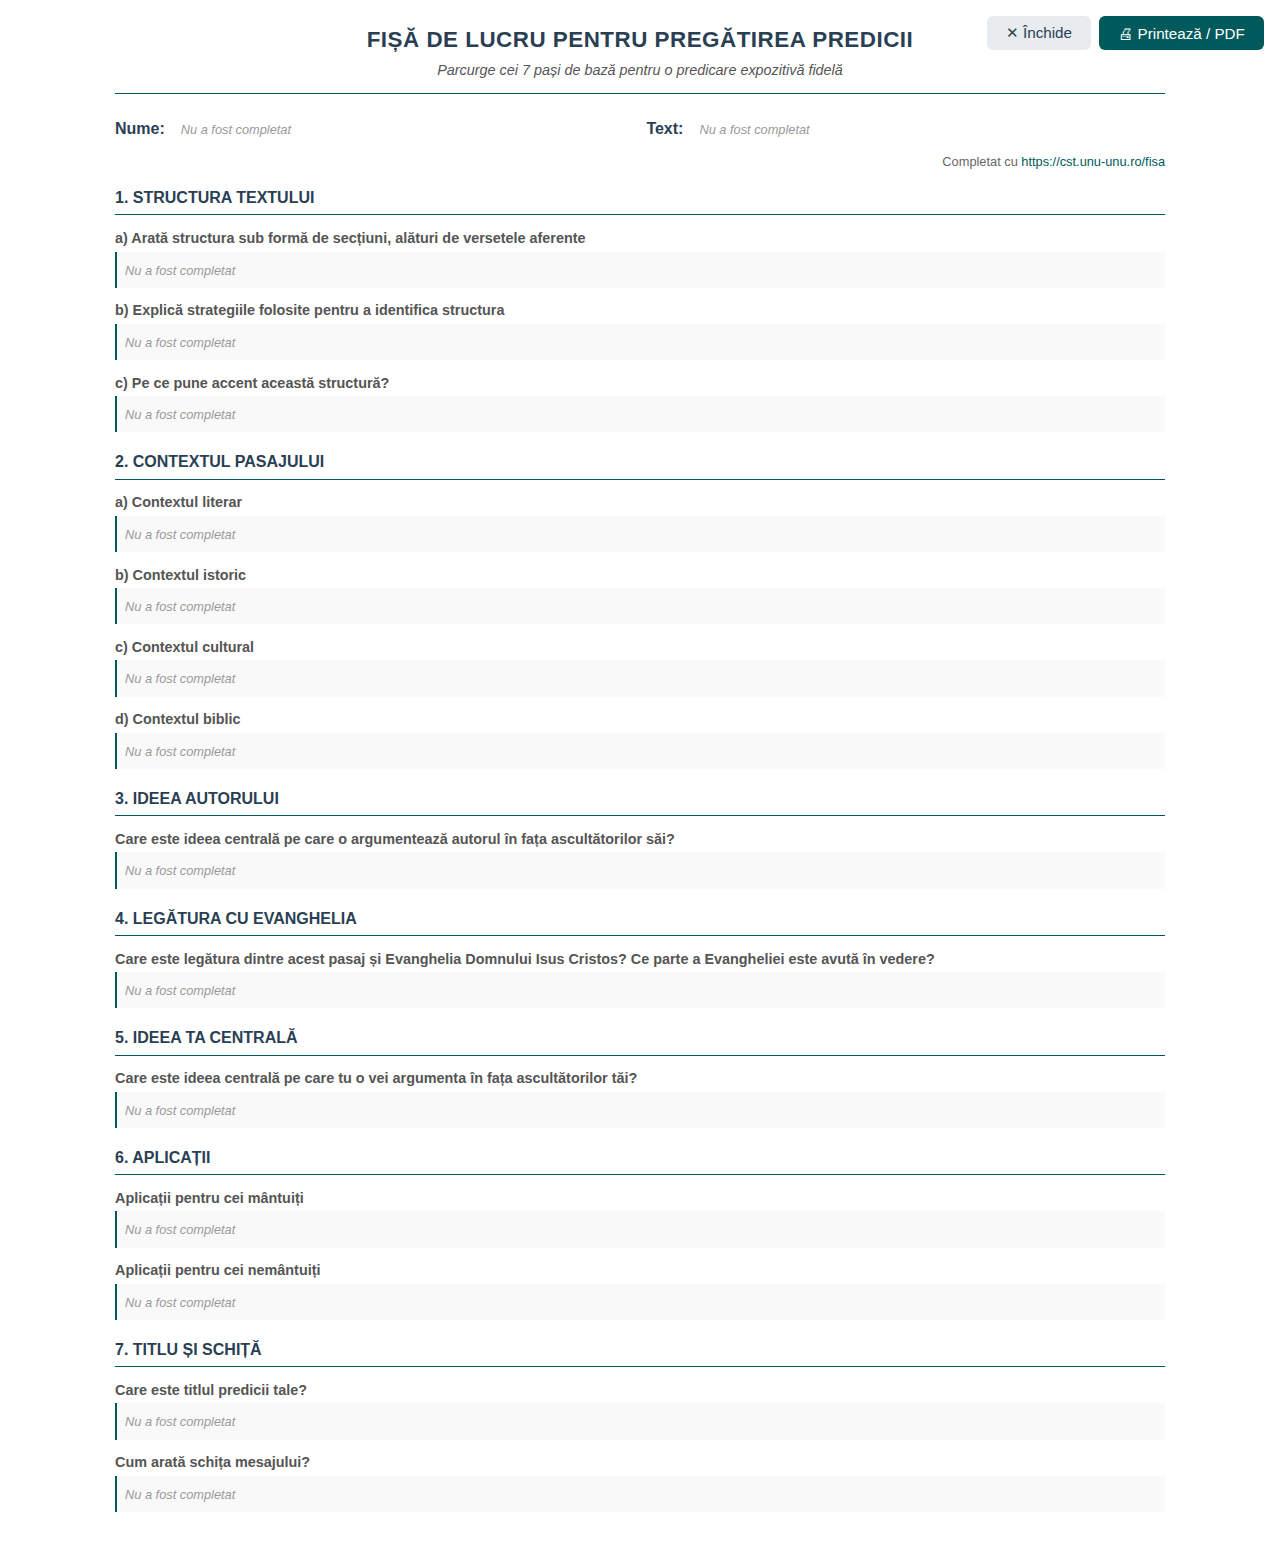
<file: print-preview.html>
<!doctype html>
<html lang="ro">
  <head>
    <meta charset="UTF-8" />
    <meta name="viewport" content="width=device-width, initial-scale=1.0" />
    <title>Previzualizare Fișă de lucru</title>
    <link rel="icon" type="image/x-icon" href="assets/favicon.ico" />
    <link rel="stylesheet" href="assets/css/print-preview.css" />
  </head>
  <body>
    <div class="toolbar">
      <button class="btn-back" onclick="window.close()">&#x2715; Închide</button>
      <button class="btn-print" onclick="window.print()">🖨 Printează / PDF</button>
    </div>
    <div class="header">
      <h1>Fișă de lucru pentru Pregătirea Predicii</h1>
      <p>Parcurge cei 7 pași de bază pentru o predicare expozitivă fidelă</p>
    </div>

    <div id="preview-content"></div>

    <script src="assets/external/dompurify.min.js"></script>
    <script src="assets/external/marked.min.js"></script>
    <script src="assets/js/utilities.js"></script>
    <script src="assets/js/fisa-utilities.js"></script>
    <script src="assets/js/print-preview.js"></script>
  </body>
</html>
</file>
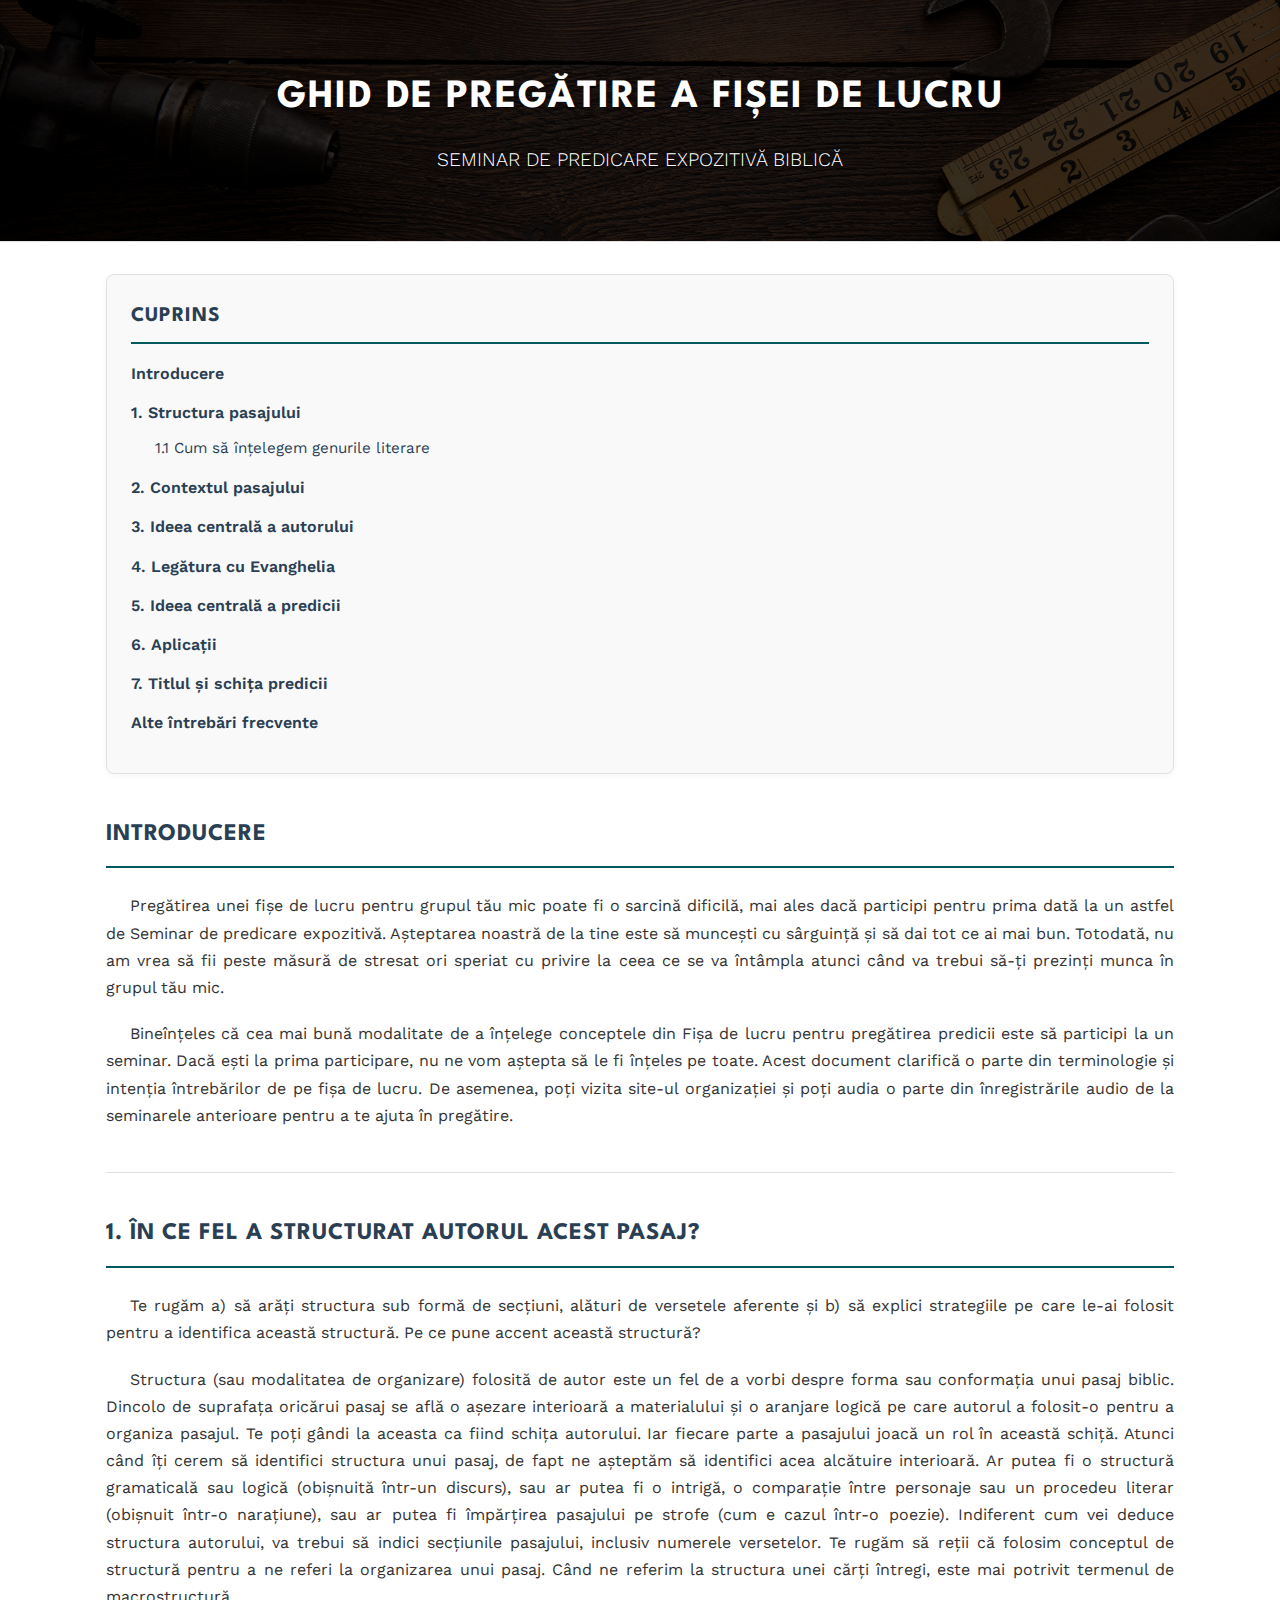
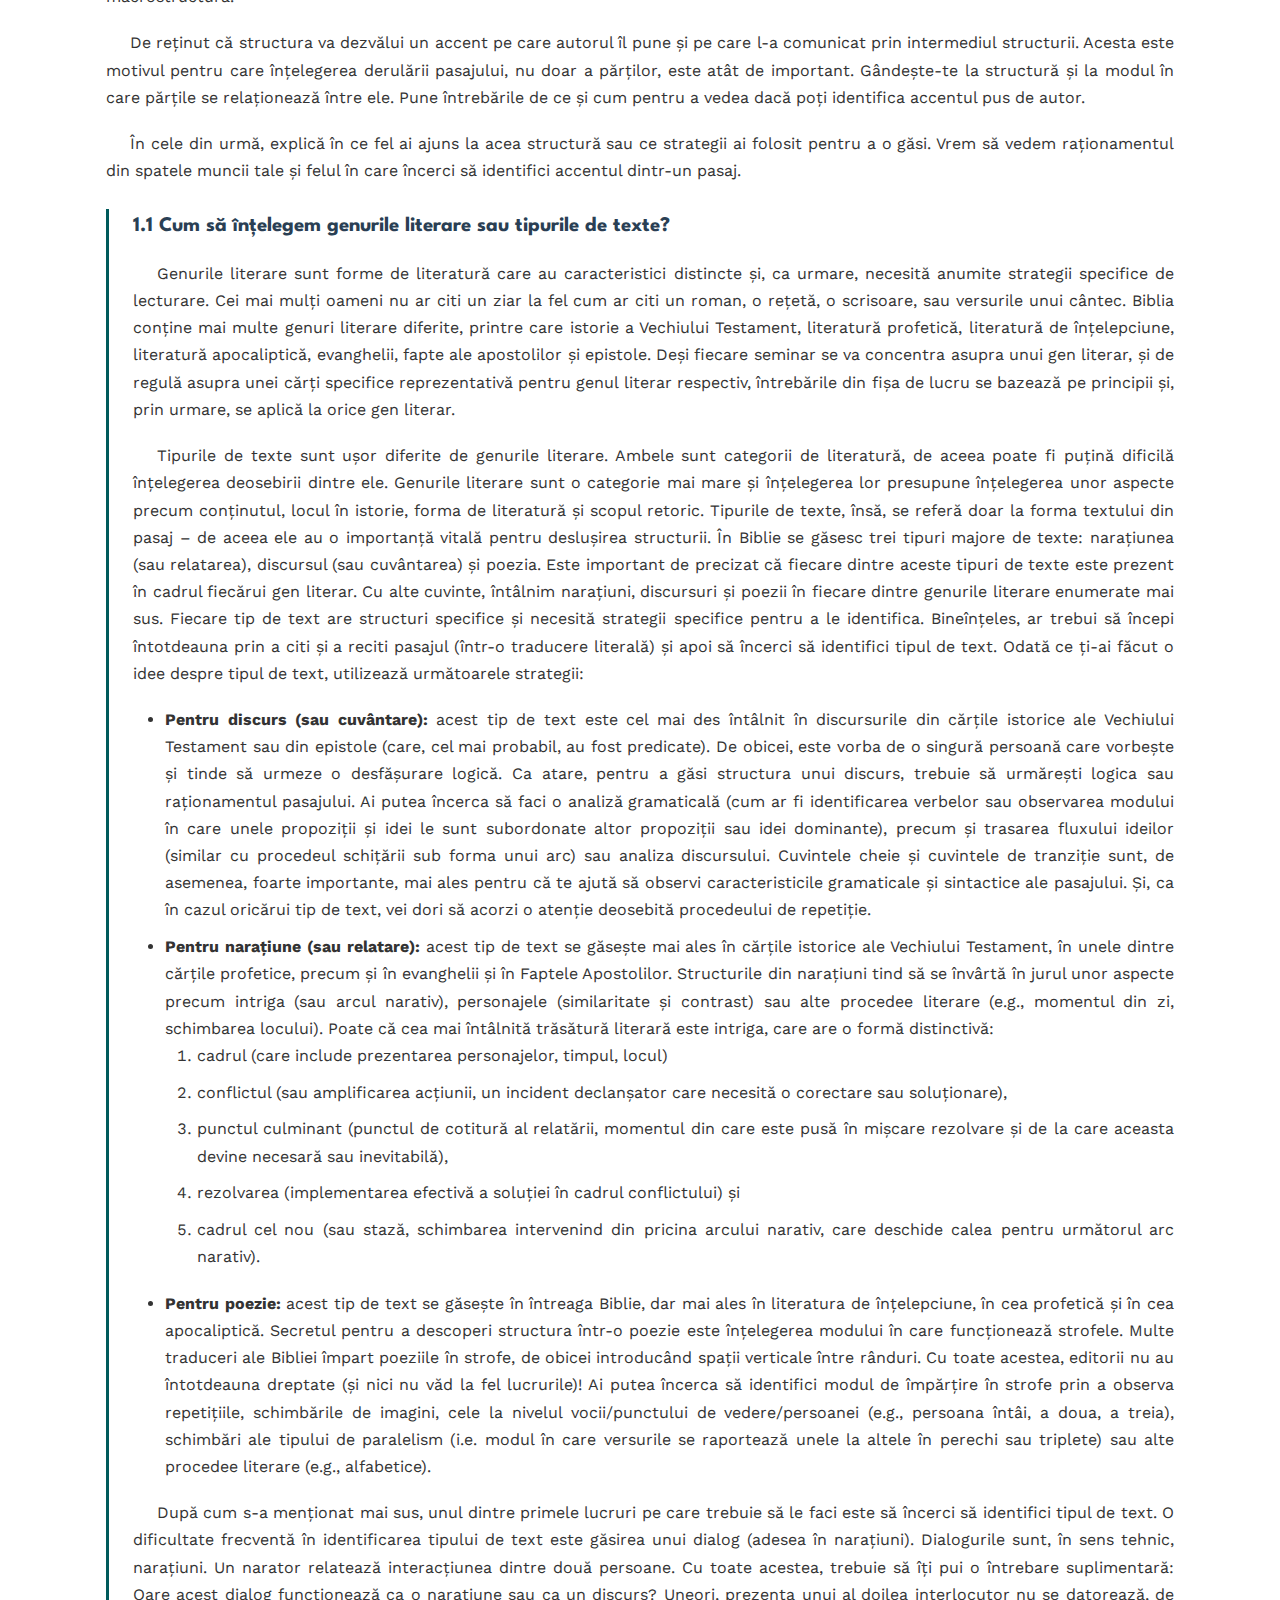
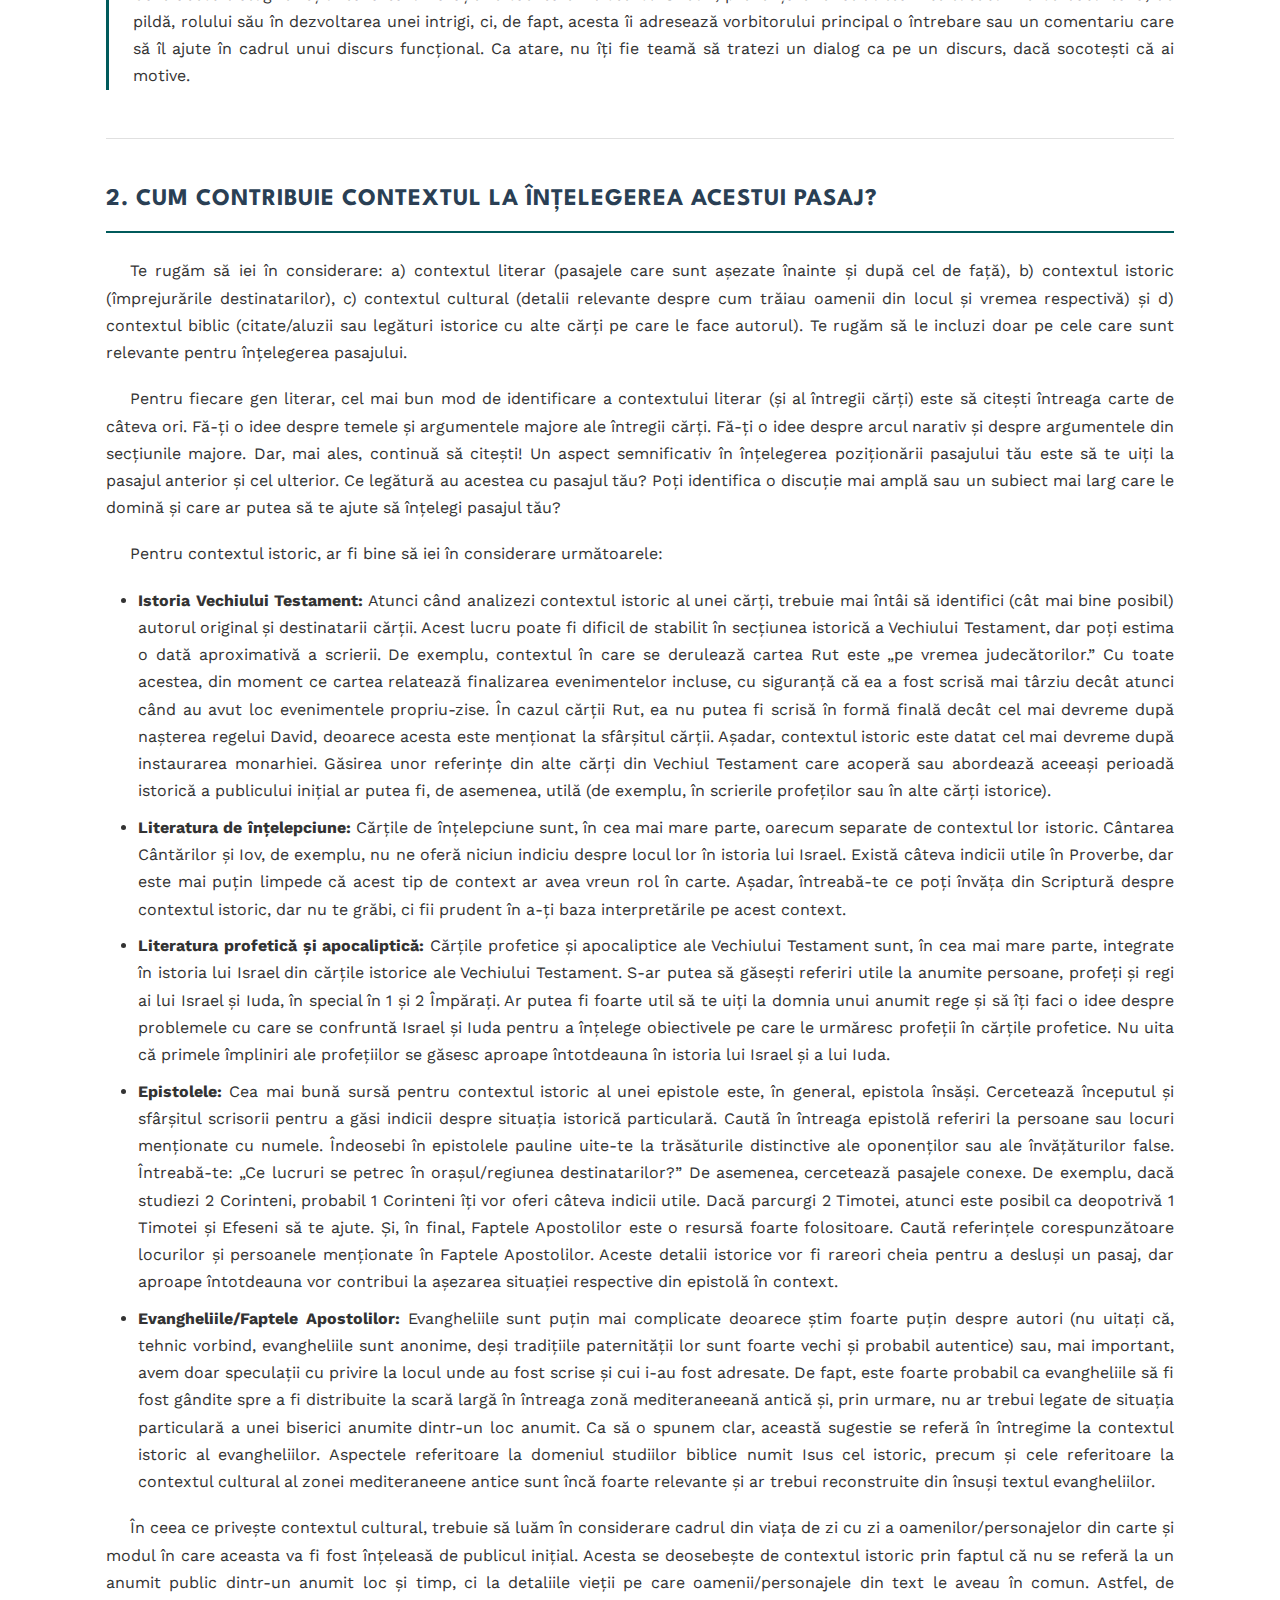
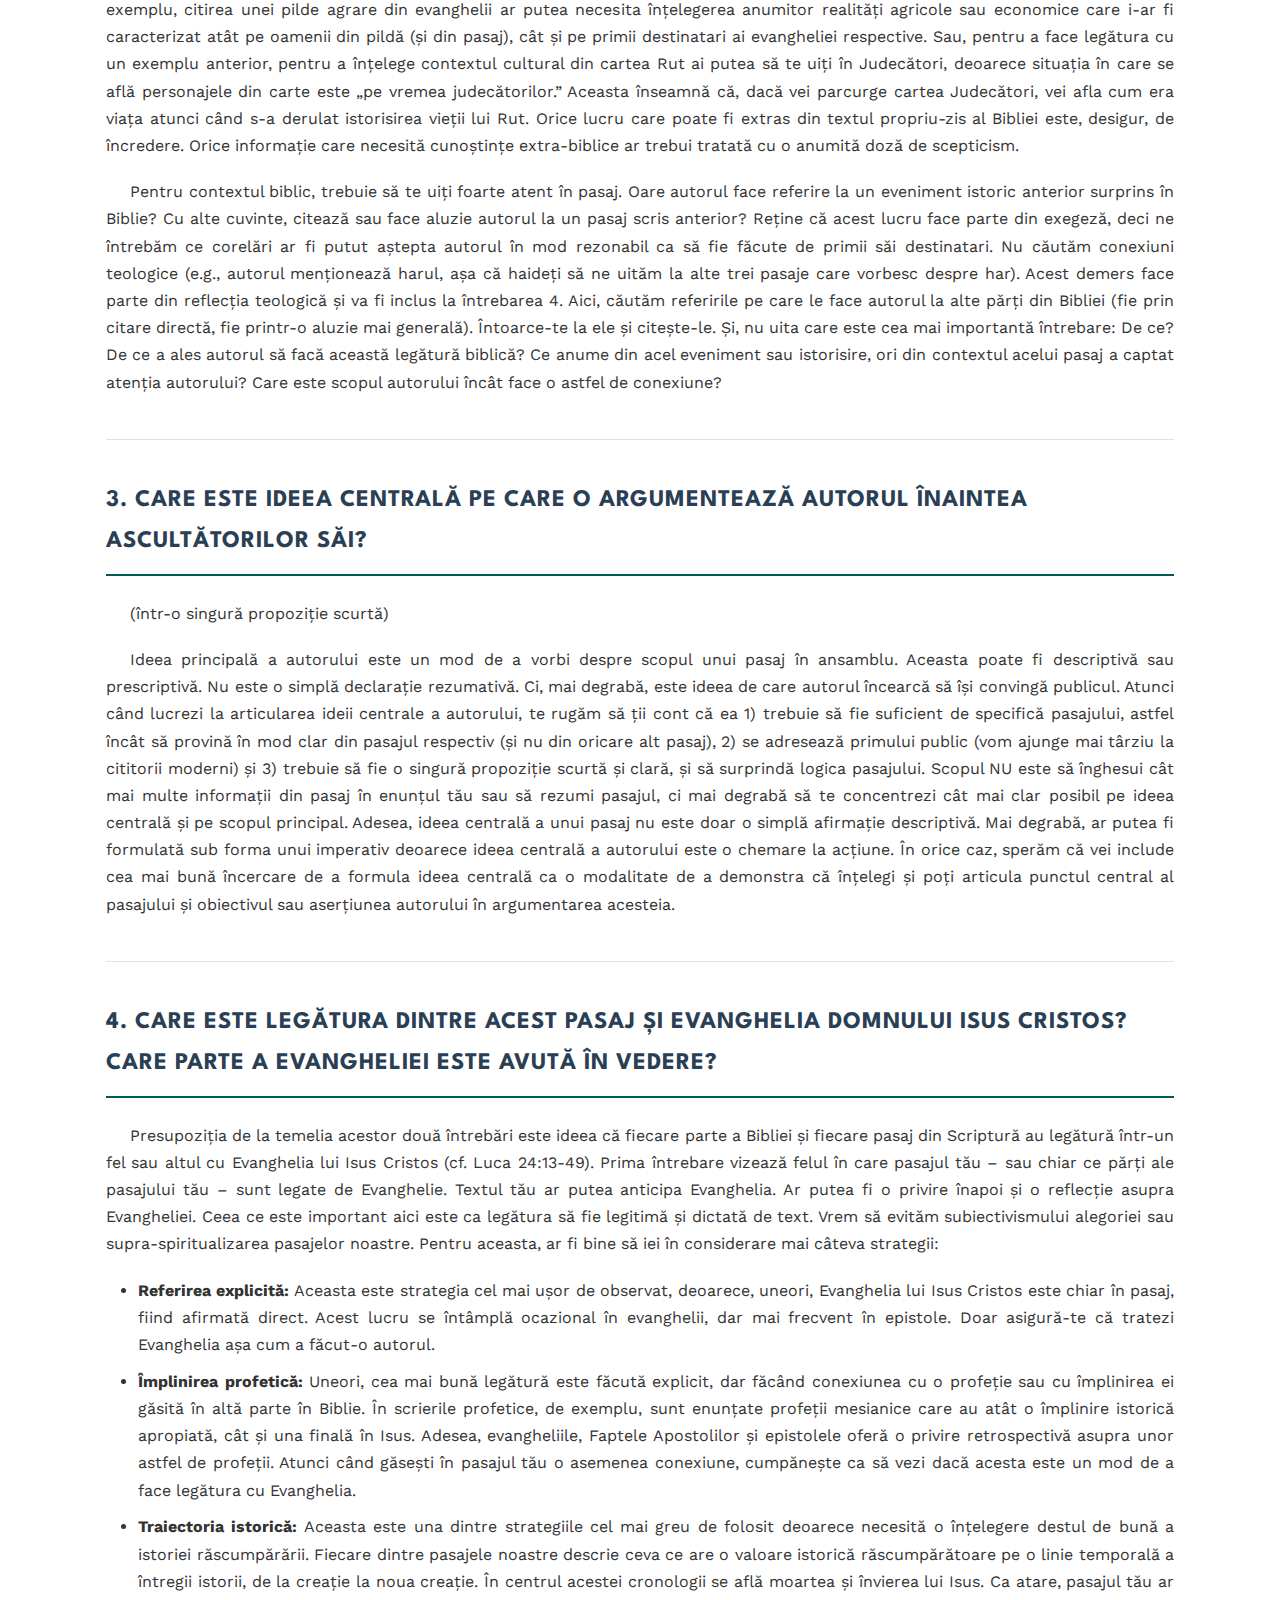
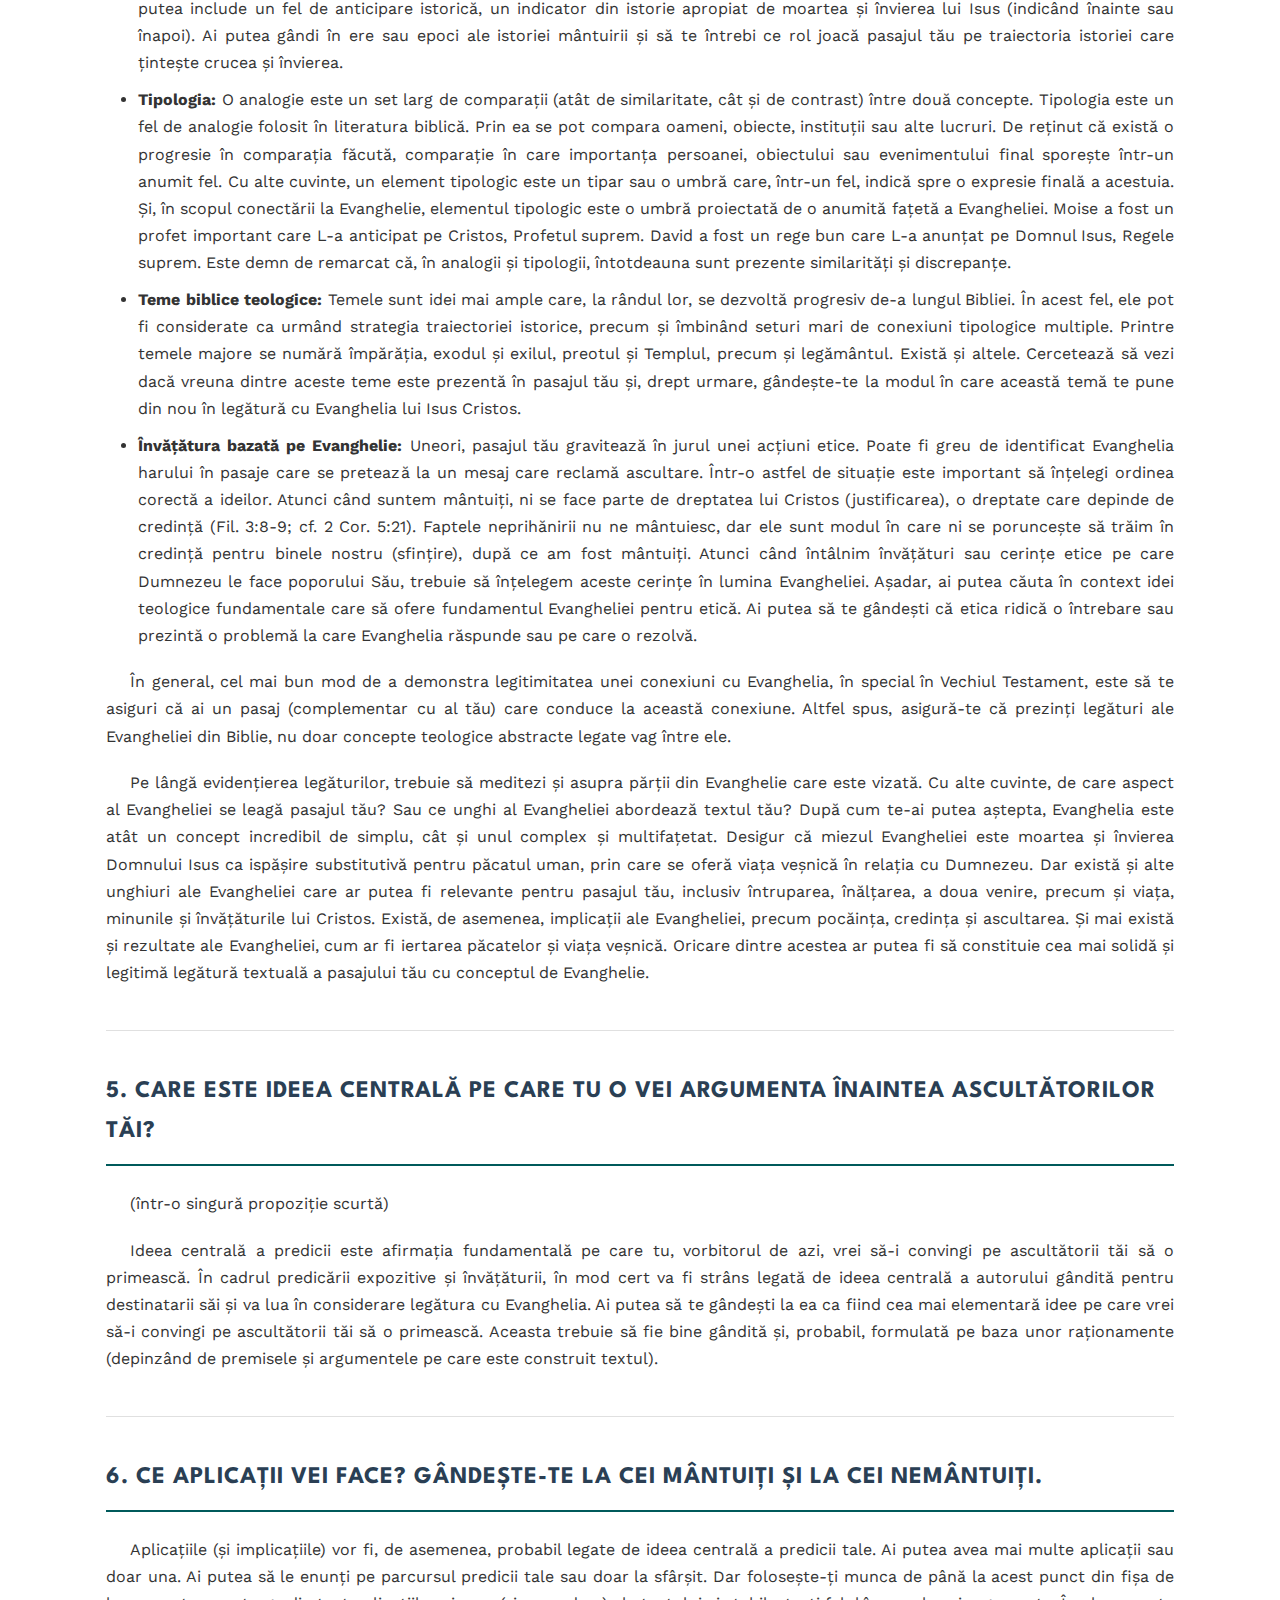
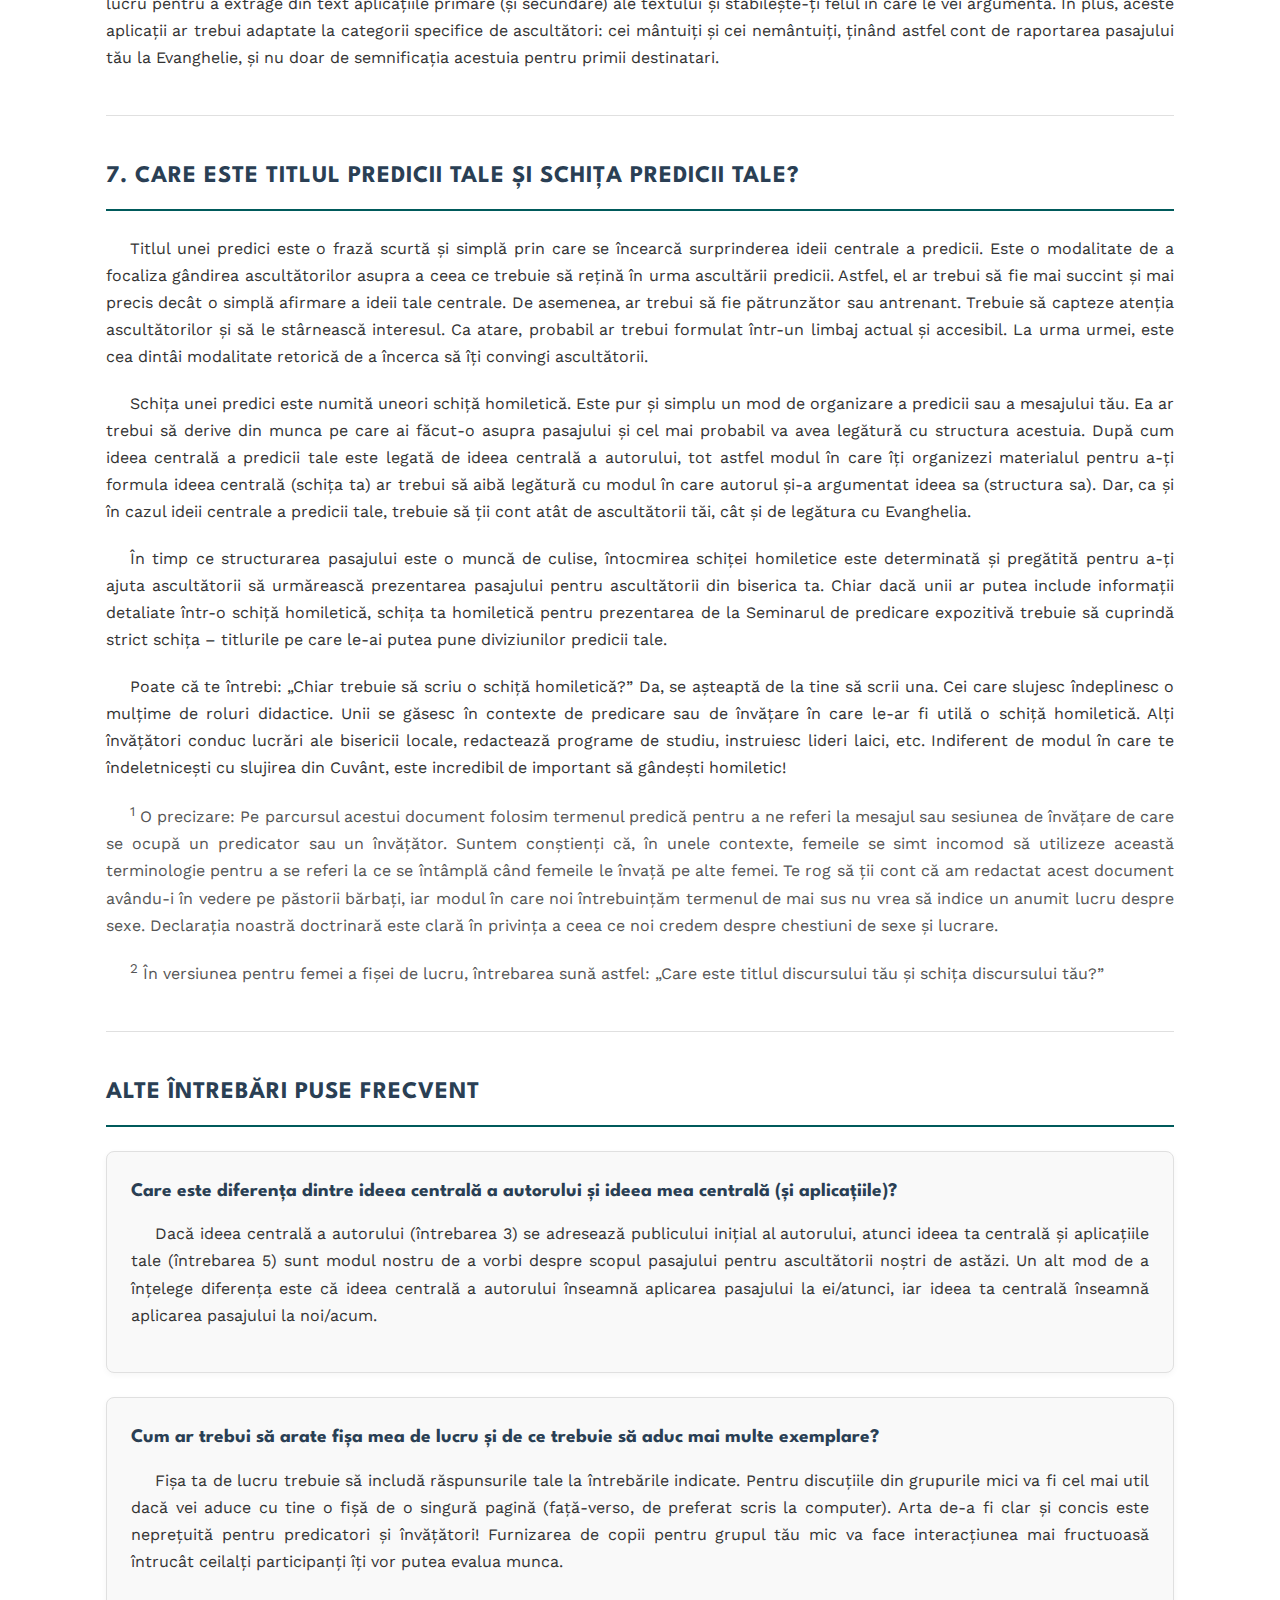
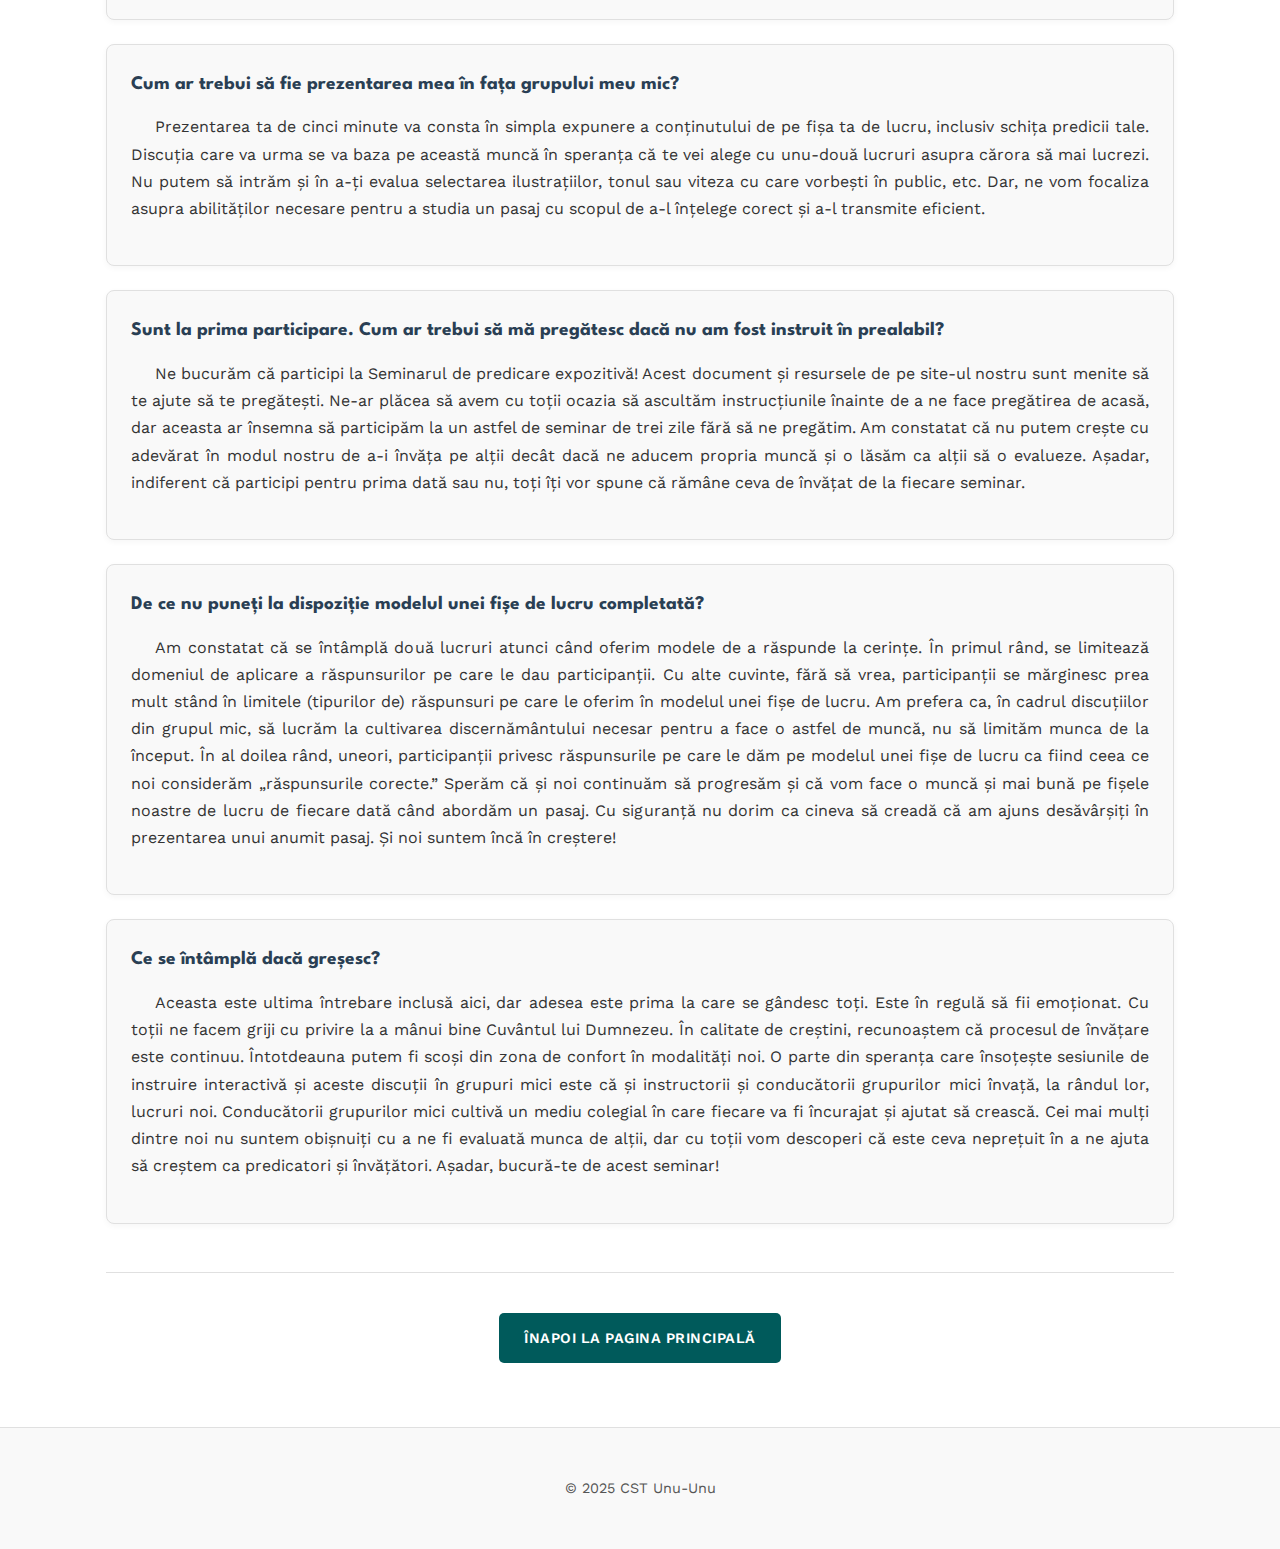
<file: res/ghid.html>
<!DOCTYPE html>
<html lang="ro">
  <head>
    <meta charset="UTF-8" />
    <meta name="viewport" content="width=device-width, initial-scale=1.0" />
    <title>Ghid de Pregătire - Centru Info Biserică</title>
    <link
      href="https://fonts.googleapis.com/css2?family=League+Spartan:wght@500;700&family=Work+Sans:wght@300;400;600&display=swap"
      rel="stylesheet"
    />
    <link rel="stylesheet" href="../style.css" />
    <link rel="icon" type="image/x-icon" href="../assets/favicon.ico" />
  </head>
  <body>
    <header>
      <h1>Ghid de Pregătire a Fișei de Lucru</h1>
      <p>SEMINAR DE PREDICARE EXPOZITIVĂ BIBLICĂ</p>
    </header>

    <main>
      <nav class="ghid-toc-main">
        <h2 class="section-title">Cuprins</h2>
        <ul>
          <li><a href="#introducere">Introducere</a></li>
          <li>
            <a href="#structura-pasajului">1. Structura pasajului</a>
            <ul>
              <li><a href="#genuri-literare">1.1 Cum să înțelegem genurile literare</a></li>
            </ul>
          </li>
          <li><a href="#contextul-pasajului">2. Contextul pasajului</a></li>
          <li><a href="#idee-centrala-autor">3. Ideea centrală a autorului</a></li>
          <li><a href="#legatura-evanghelie">4. Legătura cu Evanghelia</a></li>
          <li><a href="#idee-centrala-predica">5. Ideea centrală a predicii</a></li>
          <li><a href="#aplicatii">6. Aplicații</a></li>
          <li><a href="#titlu-schita">7. Titlul și schița predicii</a></li>
          <li><a href="#alte-intrebari">Alte întrebări frecvente</a></li>
        </ul>
      </nav>

      <section id="introducere" class="ghid-content-section">
        <h2 class="section-title">Introducere</h2>
        <p>
          Pregătirea unei fișe de lucru pentru grupul tău mic poate fi o sarcină dificilă, mai ales dacă participi pentru
          prima dată la un astfel de Seminar de predicare expozitivă. Așteptarea noastră de la tine este să muncești cu
          sârguință și să dai tot ce ai mai bun. Totodată, nu am vrea să fii peste măsură de stresat ori speriat cu privire
          la ceea ce se va întâmpla atunci când va trebui să-ți prezinți munca în grupul tău mic.
        </p>
        <p>
          Bineînțeles că cea mai bună modalitate de a înțelege conceptele din Fișa de lucru pentru pregătirea predicii este
          să participi la un seminar. Dacă ești la prima participare, nu ne vom aștepta să le fi înțeles pe toate. Acest
          document clarifică o parte din terminologie și intenția întrebărilor de pe fișa de lucru. De asemenea, poți vizita
          site-ul organizației și poți audia o parte din înregistrările audio de la seminarele anterioare pentru a te ajuta
          în pregătire.
        </p>
      </section>

      <section id="structura-pasajului" class="ghid-content-section">
        <h2 class="section-title">1. În ce fel a structurat autorul acest pasaj?</h2>
        <p>
          Te rugăm a) să arăți structura sub formă de secțiuni, alături de versetele aferente și b) să explici strategiile pe
          care le-ai folosit pentru a identifica această structură. Pe ce pune accent această structură?
        </p>
        <p>
          Structura (sau modalitatea de organizare) folosită de autor este un fel de a vorbi despre forma sau conformația
          unui pasaj biblic. Dincolo de suprafața oricărui pasaj se află o așezare interioară a materialului și o aranjare
          logică pe care autorul a folosit-o pentru a organiza pasajul. Te poți gândi la aceasta ca fiind schița autorului.
          Iar fiecare parte a pasajului joacă un rol în această schiță. Atunci când îți cerem să identifici structura unui
          pasaj, de fapt ne așteptăm să identifici acea alcătuire interioară. Ar putea fi o structură gramaticală sau logică
          (obișnuită într-un discurs), sau ar putea fi o intrigă, o comparație între personaje sau un procedeu literar
          (obișnuit într-o narațiune), sau ar putea fi împărțirea pasajului pe strofe (cum e cazul într-o poezie). Indiferent
          cum vei deduce structura autorului, va trebui să indici secțiunile pasajului, inclusiv numerele versetelor. Te
          rugăm să reții că folosim conceptul de structură pentru a ne referi la organizarea unui pasaj. Când ne referim la
          structura unei cărți întregi, este mai potrivit termenul de macrostructură.
        </p>
        <p>
          De reținut că structura va dezvălui un accent pe care autorul îl pune și pe care l-a comunicat prin intermediul
          structurii. Acesta este motivul pentru care înțelegerea derulării pasajului, nu doar a părților, este atât de
          important. Gândește-te la structură și la modul în care părțile se relaționează între ele. Pune întrebările de ce
          și cum pentru a vedea dacă poți identifica accentul pus de autor.
        </p>
        <p>
          În cele din urmă, explică în ce fel ai ajuns la acea structură sau ce strategii ai folosit pentru a o găsi. Vrem să
          vedem raționamentul din spatele muncii tale și felul în care încerci să identifici accentul dintr-un pasaj.
        </p>

        <section id="genuri-literare" class="ghid-subsection-main">
          <h3>1.1 Cum să înțelegem genurile literare sau tipurile de texte?</h3>
          <p>
            Genurile literare sunt forme de literatură care au caracteristici distincte și, ca urmare, necesită anumite
            strategii specifice de lecturare. Cei mai mulți oameni nu ar citi un ziar la fel cum ar citi un roman, o rețetă,
            o scrisoare, sau versurile unui cântec. Biblia conține mai multe genuri literare diferite, printre care istorie a
            Vechiului Testament, literatură profetică, literatură de înțelepciune, literatură apocaliptică, evanghelii, fapte
            ale apostolilor și epistole. Deși fiecare seminar se va concentra asupra unui gen literar, și de regulă asupra
            unei cărți specifice reprezentativă pentru genul literar respectiv, întrebările din fișa de lucru se bazează pe
            principii și, prin urmare, se aplică la orice gen literar.
          </p>
          <p>
            Tipurile de texte sunt ușor diferite de genurile literare. Ambele sunt categorii de literatură, de aceea poate fi
            puțină dificilă înțelegerea deosebirii dintre ele. Genurile literare sunt o categorie mai mare și înțelegerea lor
            presupune înțelegerea unor aspecte precum conținutul, locul în istorie, forma de literatură și scopul retoric.
            Tipurile de texte, însă, se referă doar la forma textului din pasaj – de aceea ele au o importanță vitală pentru
            deslușirea structurii. În Biblie se găsesc trei tipuri majore de texte: narațiunea (sau relatarea), discursul
            (sau cuvântarea) și poezia. Este important de precizat că fiecare dintre aceste tipuri de texte este prezent în
            cadrul fiecărui gen literar. Cu alte cuvinte, întâlnim narațiuni, discursuri și poezii în fiecare dintre genurile
            literare enumerate mai sus. Fiecare tip de text are structuri specifice și necesită strategii specifice pentru a
            le identifica. Bineînțeles, ar trebui să începi întotdeauna prin a citi și a reciti pasajul (într-o traducere
            literală) și apoi să încerci să identifici tipul de text. Odată ce ți-ai făcut o idee despre tipul de text,
            utilizează următoarele strategii:
          </p>
          <ul>
            <li>
              <strong>Pentru discurs (sau cuvântare):</strong> acest tip de text este cel mai des întâlnit în discursurile
              din cărțile istorice ale Vechiului Testament sau din epistole (care, cel mai probabil, au fost predicate). De
              obicei, este vorba de o singură persoană care vorbește și tinde să urmeze o desfășurare logică. Ca atare,
              pentru a găsi structura unui discurs, trebuie să urmărești logica sau raționamentul pasajului. Ai putea încerca
              să faci o analiză gramaticală (cum ar fi identificarea verbelor sau observarea modului în care unele propoziții
              și idei le sunt subordonate altor propoziții sau idei dominante), precum și trasarea fluxului ideilor (similar
              cu procedeul schițării sub forma unui arc) sau analiza discursului. Cuvintele cheie și cuvintele de tranziție
              sunt, de asemenea, foarte importante, mai ales pentru că te ajută să observi caracteristicile gramaticale și
              sintactice ale pasajului. Și, ca în cazul oricărui tip de text, vei dori să acorzi o atenție deosebită
              procedeului de repetiție.
            </li>
            <li>
              <strong>Pentru narațiune (sau relatare):</strong> acest tip de text se găsește mai ales în cărțile istorice ale
              Vechiului Testament, în unele dintre cărțile profetice, precum și în evanghelii și în Faptele Apostolilor.
              Structurile din narațiuni tind să se învârtă în jurul unor aspecte precum intriga (sau arcul narativ),
              personajele (similaritate și contrast) sau alte procedee literare (e.g., momentul din zi, schimbarea locului).
              Poate că cea mai întâlnită trăsătură literară este intriga, care are o formă distinctivă:
              <ol>
                <li>cadrul (care include prezentarea personajelor, timpul, locul)</li>
                <li>
                  conflictul (sau amplificarea acțiunii, un incident declanșator care necesită o corectare sau soluționare),
                </li>
                <li>
                  punctul culminant (punctul de cotitură al relatării, momentul din care este pusă în mișcare rezolvare și de
                  la care aceasta devine necesară sau inevitabilă),
                </li>
                <li>rezolvarea (implementarea efectivă a soluției în cadrul conflictului) și</li>
                <li>
                  cadrul cel nou (sau stază, schimbarea intervenind din pricina arcului narativ, care deschide calea pentru
                  următorul arc narativ).
                </li>
              </ol>
            </li>
            <li>
              <strong>Pentru poezie:</strong> acest tip de text se găsește în întreaga Biblie, dar mai ales în literatura de
              înțelepciune, în cea profetică și în cea apocaliptică. Secretul pentru a descoperi structura într-o poezie este
              înțelegerea modului în care funcționează strofele. Multe traduceri ale Bibliei împart poeziile în strofe, de
              obicei introducând spații verticale între rânduri. Cu toate acestea, editorii nu au întotdeauna dreptate (și
              nici nu văd la fel lucrurile)! Ai putea încerca să identifici modul de împărțire în strofe prin a observa
              repetițiile, schimbările de imagini, cele la nivelul vocii/punctului de vedere/persoanei (e.g., persoana întâi,
              a doua, a treia), schimbări ale tipului de paralelism (i.e. modul în care versurile se raportează unele la
              altele în perechi sau triplete) sau alte procedee literare (e.g., alfabetice).
            </li>
          </ul>
          <p>
            După cum s-a menționat mai sus, unul dintre primele lucruri pe care trebuie să le faci este să încerci să
            identifici tipul de text. O dificultate frecventă în identificarea tipului de text este găsirea unui dialog
            (adesea în narațiuni). Dialogurile sunt, în sens tehnic, narațiuni. Un narator relatează interacțiunea dintre
            două persoane. Cu toate acestea, trebuie să îți pui o întrebare suplimentară: Oare acest dialog funcționează ca o
            narațiune sau ca un discurs? Uneori, prezența unui al doilea interlocutor nu se datorează, de pildă, rolului său
            în dezvoltarea unei intrigi, ci, de fapt, acesta îi adresează vorbitorului principal o întrebare sau un
            comentariu care să îl ajute în cadrul unui discurs funcțional. Ca atare, nu îți fie teamă să tratezi un dialog ca
            pe un discurs, dacă socotești că ai motive.
          </p>
        </section>
      </section>

      <section id="contextul-pasajului" class="ghid-content-section">
        <h2 class="section-title">2. Cum contribuie contextul la înțelegerea acestui pasaj?</h2>
        <p>
          Te rugăm să iei în considerare: a) contextul literar (pasajele care sunt așezate înainte și după cel de față), b)
          contextul istoric (împrejurările destinatarilor), c) contextul cultural (detalii relevante despre cum trăiau
          oamenii din locul și vremea respectivă) și d) contextul biblic (citate/aluzii sau legături istorice cu alte cărți
          pe care le face autorul). Te rugăm să le incluzi doar pe cele care sunt relevante pentru înțelegerea pasajului.
        </p>
        <p>
          Pentru fiecare gen literar, cel mai bun mod de identificare a contextului literar (și al întregii cărți) este să
          citești întreaga carte de câteva ori. Fă-ți o idee despre temele și argumentele majore ale întregii cărți. Fă-ți o
          idee despre arcul narativ și despre argumentele din secțiunile majore. Dar, mai ales, continuă să citești! Un
          aspect semnificativ în înțelegerea poziționării pasajului tău este să te uiți la pasajul anterior și cel ulterior.
          Ce legătură au acestea cu pasajul tău? Poți identifica o discuție mai amplă sau un subiect mai larg care le domină
          și care ar putea să te ajute să înțelegi pasajul tău?
        </p>
        <p>Pentru contextul istoric, ar fi bine să iei în considerare următoarele:</p>
        <ul>
          <li>
            <strong>Istoria Vechiului Testament:</strong> Atunci când analizezi contextul istoric al unei cărți, trebuie mai
            întâi să identifici (cât mai bine posibil) autorul original și destinatarii cărții. Acest lucru poate fi dificil
            de stabilit în secțiunea istorică a Vechiului Testament, dar poți estima o dată aproximativă a scrierii. De
            exemplu, contextul în care se derulează cartea Rut este „pe vremea judecătorilor.” Cu toate acestea, din moment
            ce cartea relatează finalizarea evenimentelor incluse, cu siguranță că ea a fost scrisă mai târziu decât atunci
            când au avut loc evenimentele propriu-zise. În cazul cărții Rut, ea nu putea fi scrisă în formă finală decât cel
            mai devreme după nașterea regelui David, deoarece acesta este menționat la sfârșitul cărții. Așadar, contextul
            istoric este datat cel mai devreme după instaurarea monarhiei. Găsirea unor referințe din alte cărți din Vechiul
            Testament care acoperă sau abordează aceeași perioadă istorică a publicului inițial ar putea fi, de asemenea,
            utilă (de exemplu, în scrierile profeților sau în alte cărți istorice).
          </li>
          <li>
            <strong>Literatura de înțelepciune:</strong> Cărțile de înțelepciune sunt, în cea mai mare parte, oarecum
            separate de contextul lor istoric. Cântarea Cântărilor și Iov, de exemplu, nu ne oferă niciun indiciu despre
            locul lor în istoria lui Israel. Există câteva indicii utile în Proverbe, dar este mai puțin limpede că acest tip
            de context ar avea vreun rol în carte. Așadar, întreabă-te ce poți învăța din Scriptură despre contextul istoric,
            dar nu te grăbi, ci fii prudent în a-ți baza interpretările pe acest context.
          </li>
          <li>
            <strong>Literatura profetică și apocaliptică:</strong> Cărțile profetice și apocaliptice ale Vechiului Testament
            sunt, în cea mai mare parte, integrate în istoria lui Israel din cărțile istorice ale Vechiului Testament. S-ar
            putea să găsești referiri utile la anumite persoane, profeți și regi ai lui Israel și Iuda, în special în 1 și 2
            Împărați. Ar putea fi foarte util să te uiți la domnia unui anumit rege și să îți faci o idee despre problemele
            cu care se confruntă Israel și Iuda pentru a înțelege obiectivele pe care le urmăresc profeții în cărțile
            profetice. Nu uita că primele împliniri ale profețiilor se găsesc aproape întotdeauna în istoria lui Israel și a
            lui Iuda.
          </li>
          <li>
            <strong>Epistolele:</strong> Cea mai bună sursă pentru contextul istoric al unei epistole este, în general,
            epistola însăși. Cercetează începutul și sfârșitul scrisorii pentru a găsi indicii despre situația istorică
            particulară. Caută în întreaga epistolă referiri la persoane sau locuri menționate cu numele. Îndeosebi în
            epistolele pauline uite-te la trăsăturile distinctive ale oponenților sau ale învățăturilor false. Întreabă-te:
            „Ce lucruri se petrec în orașul/regiunea destinatarilor?” De asemenea, cercetează pasajele conexe. De exemplu,
            dacă studiezi 2 Corinteni, probabil 1 Corinteni îți vor oferi câteva indicii utile. Dacă parcurgi 2 Timotei,
            atunci este posibil ca deopotrivă 1 Timotei și Efeseni să te ajute. Și, în final, Faptele Apostolilor este o
            resursă foarte folositoare. Caută referințele corespunzătoare locurilor și persoanele menționate în Faptele
            Apostolilor. Aceste detalii istorice vor fi rareori cheia pentru a desluși un pasaj, dar aproape întotdeauna vor
            contribui la așezarea situației respective din epistolă în context.
          </li>
          <li>
            <strong>Evangheliile/Faptele Apostolilor:</strong> Evangheliile sunt puțin mai complicate deoarece știm foarte
            puțin despre autori (nu uitați că, tehnic vorbind, evangheliile sunt anonime, deși tradițiile paternității lor
            sunt foarte vechi și probabil autentice) sau, mai important, avem doar speculații cu privire la locul unde au
            fost scrise și cui i-au fost adresate. De fapt, este foarte probabil ca evangheliile să fi fost gândite spre a fi
            distribuite la scară largă în întreaga zonă mediteraneeană antică și, prin urmare, nu ar trebui legate de
            situația particulară a unei biserici anumite dintr-un loc anumit. Ca să o spunem clar, această sugestie se referă
            în întregime la contextul istoric al evangheliilor. Aspectele referitoare la domeniul studiilor biblice numit
            Isus cel istoric, precum și cele referitoare la contextul cultural al zonei mediteraneene antice sunt încă foarte
            relevante și ar trebui reconstruite din însuși textul evangheliilor.
          </li>
        </ul>
        <p>
          În ceea ce privește contextul cultural, trebuie să luăm în considerare cadrul din viața de zi cu zi a
          oamenilor/personajelor din carte și modul în care aceasta va fi fost înțeleasă de publicul inițial. Acesta se
          deosebește de contextul istoric prin faptul că nu se referă la un anumit public dintr-un anumit loc și timp, ci la
          detaliile vieții pe care oamenii/personajele din text le aveau în comun. Astfel, de exemplu, citirea unei pilde
          agrare din evanghelii ar putea necesita înțelegerea anumitor realități agricole sau economice care i-ar fi
          caracterizat atât pe oamenii din pildă (și din pasaj), cât și pe primii destinatari ai evangheliei respective. Sau,
          pentru a face legătura cu un exemplu anterior, pentru a înțelege contextul cultural din cartea Rut ai putea să te
          uiți în Judecători, deoarece situația în care se află personajele din carte este „pe vremea judecătorilor.” Aceasta
          înseamnă că, dacă vei parcurge cartea Judecători, vei afla cum era viața atunci când s-a derulat istorisirea vieții
          lui Rut. Orice lucru care poate fi extras din textul propriu-zis al Bibliei este, desigur, de încredere. Orice
          informație care necesită cunoștințe extra-biblice ar trebui tratată cu o anumită doză de scepticism.
        </p>
        <p>
          Pentru contextul biblic, trebuie să te uiți foarte atent în pasaj. Oare autorul face referire la un eveniment
          istoric anterior surprins în Biblie? Cu alte cuvinte, citează sau face aluzie autorul la un pasaj scris anterior?
          Reține că acest lucru face parte din exegeză, deci ne întrebăm ce corelări ar fi putut aștepta autorul în mod
          rezonabil ca să fie făcute de primii săi destinatari. Nu căutăm conexiuni teologice (e.g., autorul menționează
          harul, așa că haideți să ne uităm la alte trei pasaje care vorbesc despre har). Acest demers face parte din
          reflecția teologică și va fi inclus la întrebarea 4. Aici, căutăm referirile pe care le face autorul la alte părți
          din Bibliei (fie prin citare directă, fie printr-o aluzie mai generală). Întoarce-te la ele și citește-le. Și, nu
          uita care este cea mai importantă întrebare: De ce? De ce a ales autorul să facă această legătură biblică? Ce anume
          din acel eveniment sau istorisire, ori din contextul acelui pasaj a captat atenția autorului? Care este scopul
          autorului încât face o astfel de conexiune?
        </p>
      </section>

      <section id="idee-centrala-autor" class="ghid-content-section">
        <h2 class="section-title">
          3. Care este ideea centrală pe care o argumentează autorul înaintea ascultătorilor săi?
        </h2>
        <p>(într-o singură propoziție scurtă)</p>
        <p>
          Ideea principală a autorului este un mod de a vorbi despre scopul unui pasaj în ansamblu. Aceasta poate fi
          descriptivă sau prescriptivă. Nu este o simplă declarație rezumativă. Ci, mai degrabă, este ideea de care autorul
          încearcă să își convingă publicul. Atunci când lucrezi la articularea ideii centrale a autorului, te rugăm să ții
          cont că ea 1) trebuie să fie suficient de specifică pasajului, astfel încât să provină în mod clar din pasajul
          respectiv (și nu din oricare alt pasaj), 2) se adresează primului public (vom ajunge mai târziu la cititorii
          moderni) și 3) trebuie să fie o singură propoziție scurtă și clară, și să surprindă logica pasajului. Scopul NU
          este să înghesui cât mai multe informații din pasaj în enunțul tău sau să rezumi pasajul, ci mai degrabă să te
          concentrezi cât mai clar posibil pe ideea centrală și pe scopul principal. Adesea, ideea centrală a unui pasaj nu
          este doar o simplă afirmație descriptivă. Mai degrabă, ar putea fi formulată sub forma unui imperativ deoarece
          ideea centrală a autorului este o chemare la acțiune. În orice caz, sperăm că vei include cea mai bună încercare de
          a formula ideea centrală ca o modalitate de a demonstra că înțelegi și poți articula punctul central al pasajului
          și obiectivul sau aserțiunea autorului în argumentarea acesteia.
        </p>
      </section>

      <section id="legatura-evanghelie" class="ghid-content-section">
        <h2 class="section-title">
          4. Care este legătura dintre acest pasaj și Evanghelia Domnului Isus Cristos? Care parte a Evangheliei este avută
          în vedere?
        </h2>
        <p>
          Presupoziția de la temelia acestor două întrebări este ideea că fiecare parte a Bibliei și fiecare pasaj din
          Scriptură au legătură într-un fel sau altul cu Evanghelia lui Isus Cristos (cf. Luca 24:13-49). Prima întrebare
          vizează felul în care pasajul tău – sau chiar ce părți ale pasajului tău – sunt legate de Evanghelie. Textul tău ar
          putea anticipa Evanghelia. Ar putea fi o privire înapoi și o reflecție asupra Evangheliei. Ceea ce este important
          aici este ca legătura să fie legitimă și dictată de text. Vrem să evităm subiectivismului alegoriei sau
          supra-spiritualizarea pasajelor noastre. Pentru aceasta, ar fi bine să iei în considerare mai câteva strategii:
        </p>
        <ul>
          <li>
            <strong>Referirea explicită:</strong> Aceasta este strategia cel mai ușor de observat, deoarece, uneori,
            Evanghelia lui Isus Cristos este chiar în pasaj, fiind afirmată direct. Acest lucru se întâmplă ocazional în
            evanghelii, dar mai frecvent în epistole. Doar asigură-te că tratezi Evanghelia așa cum a făcut-o autorul.
          </li>
          <li>
            <strong>Împlinirea profetică:</strong> Uneori, cea mai bună legătură este făcută explicit, dar făcând conexiunea
            cu o profeție sau cu împlinirea ei găsită în altă parte în Biblie. În scrierile profetice, de exemplu, sunt
            enunțate profeții mesianice care au atât o împlinire istorică apropiată, cât și una finală în Isus. Adesea,
            evangheliile, Faptele Apostolilor și epistolele oferă o privire retrospectivă asupra unor astfel de profeții.
            Atunci când găsești în pasajul tău o asemenea conexiune, cumpănește ca să vezi dacă acesta este un mod de a face
            legătura cu Evanghelia.
          </li>
          <li>
            <strong>Traiectoria istorică:</strong> Aceasta este una dintre strategiile cel mai greu de folosit deoarece
            necesită o înțelegere destul de bună a istoriei răscumpărării. Fiecare dintre pasajele noastre descrie ceva ce
            are o valoare istorică răscumpărătoare pe o linie temporală a întregii istorii, de la creație la noua creație. În
            centrul acestei cronologii se află moartea și învierea lui Isus. Ca atare, pasajul tău ar putea include un fel de
            anticipare istorică, un indicator din istorie apropiat de moartea și învierea lui Isus (indicând înainte sau
            înapoi). Ai putea gândi în ere sau epoci ale istoriei mântuirii și să te întrebi ce rol joacă pasajul tău pe
            traiectoria istoriei care țintește crucea și învierea.
          </li>
          <li>
            <strong>Tipologia:</strong> O analogie este un set larg de comparații (atât de similaritate, cât și de contrast)
            între două concepte. Tipologia este un fel de analogie folosit în literatura biblică. Prin ea se pot compara
            oameni, obiecte, instituții sau alte lucruri. De reținut că există o progresie în comparația făcută, comparație
            în care importanța persoanei, obiectului sau evenimentului final sporește într-un anumit fel. Cu alte cuvinte, un
            element tipologic este un tipar sau o umbră care, într-un fel, indică spre o expresie finală a acestuia. Și, în
            scopul conectării la Evanghelie, elementul tipologic este o umbră proiectată de o anumită fațetă a Evangheliei.
            Moise a fost un profet important care L-a anticipat pe Cristos, Profetul suprem. David a fost un rege bun care
            L-a anunțat pe Domnul Isus, Regele suprem. Este demn de remarcat că, în analogii și tipologii, întotdeauna sunt
            prezente similarități și discrepanțe.
          </li>
          <li>
            <strong>Teme biblice teologice:</strong> Temele sunt idei mai ample care, la rândul lor, se dezvoltă progresiv
            de-a lungul Bibliei. În acest fel, ele pot fi considerate ca urmând strategia traiectoriei istorice, precum și
            îmbinând seturi mari de conexiuni tipologice multiple. Printre temele majore se numără împărăția, exodul și
            exilul, preotul și Templul, precum și legământul. Există și altele. Cercetează să vezi dacă vreuna dintre aceste
            teme este prezentă în pasajul tău și, drept urmare, gândește-te la modul în care această temă te pune din nou în
            legătură cu Evanghelia lui Isus Cristos.
          </li>
          <li>
            <strong>Învățătura bazată pe Evanghelie:</strong> Uneori, pasajul tău gravitează în jurul unei acțiuni etice.
            Poate fi greu de identificat Evanghelia harului în pasaje care se pretează la un mesaj care reclamă ascultare.
            Într-o astfel de situație este important să înțelegi ordinea corectă a ideilor. Atunci când suntem mântuiți, ni
            se face parte de dreptatea lui Cristos (justificarea), o dreptate care depinde de credință (Fil. 3:8-9; cf. 2
            Cor. 5:21). Faptele neprihănirii nu ne mântuiesc, dar ele sunt modul în care ni se poruncește să trăim în
            credință pentru binele nostru (sfințire), după ce am fost mântuiți. Atunci când întâlnim învățături sau cerințe
            etice pe care Dumnezeu le face poporului Său, trebuie să înțelegem aceste cerințe în lumina Evangheliei. Așadar,
            ai putea căuta în context idei teologice fundamentale care să ofere fundamentul Evangheliei pentru etică. Ai
            putea să te gândești că etica ridică o întrebare sau prezintă o problemă la care Evanghelia răspunde sau pe care
            o rezolvă.
          </li>
        </ul>
        <p>
          În general, cel mai bun mod de a demonstra legitimitatea unei conexiuni cu Evanghelia, în special în Vechiul
          Testament, este să te asiguri că ai un pasaj (complementar cu al tău) care conduce la această conexiune. Altfel
          spus, asigură-te că prezinți legături ale Evangheliei din Biblie, nu doar concepte teologice abstracte legate vag
          între ele.
        </p>
        <p>
          Pe lângă evidențierea legăturilor, trebuie să meditezi și asupra părții din Evanghelie care este vizată. Cu alte
          cuvinte, de care aspect al Evangheliei se leagă pasajul tău? Sau ce unghi al Evangheliei abordează textul tău? După
          cum te-ai putea aștepta, Evanghelia este atât un concept incredibil de simplu, cât și unul complex și multifațetat.
          Desigur că miezul Evangheliei este moartea și învierea Domnului Isus ca ispășire substitutivă pentru păcatul uman,
          prin care se oferă viața veșnică în relația cu Dumnezeu. Dar există și alte unghiuri ale Evangheliei care ar putea
          fi relevante pentru pasajul tău, inclusiv întruparea, înălțarea, a doua venire, precum și viața, minunile și
          învățăturile lui Cristos. Există, de asemenea, implicații ale Evangheliei, precum pocăința, credința și ascultarea.
          Și mai există și rezultate ale Evangheliei, cum ar fi iertarea păcatelor și viața veșnică. Oricare dintre acestea
          ar putea fi să constituie cea mai solidă și legitimă legătură textuală a pasajului tău cu conceptul de Evanghelie.
        </p>
      </section>

      <section id="idee-centrala-predica" class="ghid-content-section">
        <h2 class="section-title">5. Care este ideea centrală pe care tu o vei argumenta înaintea ascultătorilor tăi?</h2>
        <p>(într-o singură propoziție scurtă)</p>
        <p>
          Ideea centrală a predicii este afirmația fundamentală pe care tu, vorbitorul de azi, vrei să-i convingi pe
          ascultătorii tăi să o primească. În cadrul predicării expozitive și învățăturii, în mod cert va fi strâns legată de
          ideea centrală a autorului gândită pentru destinatarii săi și va lua în considerare legătura cu Evanghelia. Ai
          putea să te gândești la ea ca fiind cea mai elementară idee pe care vrei să-i convingi pe ascultătorii tăi să o
          primească. Aceasta trebuie să fie bine gândită și, probabil, formulată pe baza unor raționamente (depinzând de
          premisele și argumentele pe care este construit textul).
        </p>
      </section>

      <section id="aplicatii" class="ghid-content-section">
        <h2 class="section-title">6. Ce aplicații vei face? Gândește-te la cei mântuiți și la cei nemântuiți.</h2>
        <p>
          Aplicațiile (și implicațiile) vor fi, de asemenea, probabil legate de ideea centrală a predicii tale. Ai putea avea
          mai multe aplicații sau doar una. Ai putea să le enunți pe parcursul predicii tale sau doar la sfârșit. Dar
          folosește-ți munca de până la acest punct din fișa de lucru pentru a extrage din text aplicațiile primare (și
          secundare) ale textului și stabilește-ți felul în care le vei argumenta. În plus, aceste aplicații ar trebui
          adaptate la categorii specifice de ascultători: cei mântuiți și cei nemântuiți, ținând astfel cont de raportarea
          pasajului tău la Evanghelie, și nu doar de semnificația acestuia pentru primii destinatari.
        </p>
      </section>

      <section id="titlu-schita" class="ghid-content-section">
        <h2 class="section-title">7. Care este titlul predicii tale și schița predicii tale?</h2>
        <p>
          Titlul unei predici este o frază scurtă și simplă prin care se încearcă surprinderea ideii centrale a predicii.
          Este o modalitate de a focaliza gândirea ascultătorilor asupra a ceea ce trebuie să rețină în urma ascultării
          predicii. Astfel, el ar trebui să fie mai succint și mai precis decât o simplă afirmare a ideii tale centrale. De
          asemenea, ar trebui să fie pătrunzător sau antrenant. Trebuie să capteze atenția ascultătorilor și să le stârnească
          interesul. Ca atare, probabil ar trebui formulat într-un limbaj actual și accesibil. La urma urmei, este cea dintâi
          modalitate retorică de a încerca să îți convingi ascultătorii.
        </p>
        <p>
          Schița unei predici este numită uneori schiță homiletică. Este pur și simplu un mod de organizare a predicii sau a
          mesajului tău. Ea ar trebui să derive din munca pe care ai făcut-o asupra pasajului și cel mai probabil va avea
          legătură cu structura acestuia. După cum ideea centrală a predicii tale este legată de ideea centrală a autorului,
          tot astfel modul în care îți organizezi materialul pentru a-ți formula ideea centrală (schița ta) ar trebui să aibă
          legătură cu modul în care autorul și-a argumentat ideea sa (structura sa). Dar, ca și în cazul ideii centrale a
          predicii tale, trebuie să ții cont atât de ascultătorii tăi, cât și de legătura cu Evanghelia.
        </p>
        <p>
          În timp ce structurarea pasajului este o muncă de culise, întocmirea schiței homiletice este determinată și
          pregătită pentru a-ți ajuta ascultătorii să urmărească prezentarea pasajului pentru ascultătorii din biserica ta.
          Chiar dacă unii ar putea include informații detaliate într-o schiță homiletică, schița ta homiletică pentru
          prezentarea de la Seminarul de predicare expozitivă trebuie să cuprindă strict schița – titlurile pe care le-ai
          putea pune diviziunilor predicii tale.
        </p>
        <p>
          Poate că te întrebi: „Chiar trebuie să scriu o schiță homiletică?” Da, se așteaptă de la tine să scrii una. Cei
          care slujesc îndeplinesc o mulțime de roluri didactice. Unii se găsesc în contexte de predicare sau de învățare în
          care le-ar fi utilă o schiță homiletică. Alți învățători conduc lucrări ale bisericii locale, redactează programe
          de studiu, instruiesc lideri laici, etc. Indiferent de modul în care te îndeletnicești cu slujirea din Cuvânt, este
          incredibil de important să gândești homiletic!
        </p>
        <p class="footnote-main">
          <sup>1</sup> O precizare: Pe parcursul acestui document folosim termenul predică pentru a ne referi la mesajul sau
          sesiunea de învățare de care se ocupă un predicator sau un învățător. Suntem conștienți că, în unele contexte,
          femeile se simt incomod să utilizeze această terminologie pentru a se referi la ce se întâmplă când femeile le
          învață pe alte femei. Te rog să ții cont că am redactat acest document avându-i în vedere pe păstorii bărbați, iar
          modul în care noi întrebuințăm termenul de mai sus nu vrea să indice un anumit lucru despre sexe. Declarația
          noastră doctrinară este clară în privința a ceea ce noi credem despre chestiuni de sexe și lucrare.
        </p>
        <p class="footnote-main">
          <sup>2</sup> În versiunea pentru femei a fișei de lucru, întrebarea sună astfel: „Care este titlul discursului tău
          și schița discursului tău?”
        </p>
      </section>

      <section id="alte-intrebari" class="ghid-content-section">
        <h2 class="section-title">Alte întrebări puse frecvent</h2>
        <div class="faq-item-main">
          <h3>Care este diferența dintre ideea centrală a autorului și ideea mea centrală (și aplicațiile)?</h3>
          <p>
            Dacă ideea centrală a autorului (întrebarea 3) se adresează publicului inițial al autorului, atunci ideea ta
            centrală și aplicațiile tale (întrebarea 5) sunt modul nostru de a vorbi despre scopul pasajului pentru
            ascultătorii noștri de astăzi. Un alt mod de a înțelege diferența este că ideea centrală a autorului înseamnă
            aplicarea pasajului la ei/atunci, iar ideea ta centrală înseamnă aplicarea pasajului la noi/acum.
          </p>
        </div>
        <div class="faq-item-main">
          <h3>Cum ar trebui să arate fișa mea de lucru și de ce trebuie să aduc mai multe exemplare?</h3>
          <p>
            Fișa ta de lucru trebuie să includă răspunsurile tale la întrebările indicate. Pentru discuțiile din grupurile
            mici va fi cel mai util dacă vei aduce cu tine o fișă de o singură pagină (față-verso, de preferat scris la
            computer). Arta de-a fi clar și concis este neprețuită pentru predicatori și învățători! Furnizarea de copii
            pentru grupul tău mic va face interacțiunea mai fructuoasă întrucât ceilalți participanți îți vor putea evalua
            munca.
          </p>
        </div>
        <div class="faq-item-main">
          <h3>Cum ar trebui să fie prezentarea mea în fața grupului meu mic?</h3>
          <p>
            Prezentarea ta de cinci minute va consta în simpla expunere a conținutului de pe fișa ta de lucru, inclusiv
            schița predicii tale. Discuția care va urma se va baza pe această muncă în speranța că te vei alege cu unu-două
            lucruri asupra cărora să mai lucrezi. Nu putem să intrăm și în a-ți evalua selectarea ilustrațiilor, tonul sau
            viteza cu care vorbești în public, etc. Dar, ne vom focaliza asupra abilităților necesare pentru a studia un
            pasaj cu scopul de a-l înțelege corect și a-l transmite eficient.
          </p>
        </div>
        <div class="faq-item-main">
          <h3>Sunt la prima participare. Cum ar trebui să mă pregătesc dacă nu am fost instruit în prealabil?</h3>
          <p>
            Ne bucurăm că participi la Seminarul de predicare expozitivă! Acest document și resursele de pe site-ul nostru
            sunt menite să te ajute să te pregătești. Ne-ar plăcea să avem cu toții ocazia să ascultăm instrucțiunile înainte
            de a ne face pregătirea de acasă, dar aceasta ar însemna să participăm la un astfel de seminar de trei zile fără
            să ne pregătim. Am constatat că nu putem crește cu adevărat în modul nostru de a-i învăța pe alții decât dacă ne
            aducem propria muncă și o lăsăm ca alții să o evalueze. Așadar, indiferent că participi pentru prima dată sau nu,
            toți îți vor spune că rămâne ceva de învățat de la fiecare seminar.
          </p>
        </div>
        <div class="faq-item-main">
          <h3>De ce nu puneți la dispoziție modelul unei fișe de lucru completată?</h3>
          <p>
            Am constatat că se întâmplă două lucruri atunci când oferim modele de a răspunde la cerințe. În primul rând, se
            limitează domeniul de aplicare a răspunsurilor pe care le dau participanții. Cu alte cuvinte, fără să vrea,
            participanții se mărginesc prea mult stând în limitele (tipurilor de) răspunsuri pe care le oferim în modelul
            unei fișe de lucru. Am prefera ca, în cadrul discuțiilor din grupul mic, să lucrăm la cultivarea discernământului
            necesar pentru a face o astfel de muncă, nu să limităm munca de la început. În al doilea rând, uneori,
            participanții privesc răspunsurile pe care le dăm pe modelul unei fișe de lucru ca fiind ceea ce noi considerăm
            „răspunsurile corecte.” Sperăm că și noi continuăm să progresăm și că vom face o muncă și mai bună pe fișele
            noastre de lucru de fiecare dată când abordăm un pasaj. Cu siguranță nu dorim ca cineva să creadă că am ajuns
            desăvârșiți în prezentarea unui anumit pasaj. Și noi suntem încă în creștere!
          </p>
        </div>
        <div class="faq-item-main">
          <h3>Ce se întâmplă dacă greșesc?</h3>
          <p>
            Aceasta este ultima întrebare inclusă aici, dar adesea este prima la care se gândesc toți. Este în regulă să fii
            emoționat. Cu toții ne facem griji cu privire la a mânui bine Cuvântul lui Dumnezeu. În calitate de creștini,
            recunoaștem că procesul de învățare este continuu. Întotdeauna putem fi scoși din zona de confort în modalități
            noi. O parte din speranța care însoțește sesiunile de instruire interactivă și aceste discuții în grupuri mici
            este că și instructorii și conducătorii grupurilor mici învață, la rândul lor, lucruri noi. Conducătorii
            grupurilor mici cultivă un mediu colegial în care fiecare va fi încurajat și ajutat să crească. Cei mai mulți
            dintre noi nu suntem obișnuiți cu a ne fi evaluată munca de alții, dar cu toții vom descoperi că este ceva
            neprețuit în a ne ajuta să creștem ca predicatori și învățători. Așadar, bucură-te de acest seminar!
          </p>
        </div>
      </section>

      <section class="navigation-links">
        <p><a href="../index.html" class="btn">Înapoi la pagina principală</a></p>
      </section>
    </main>

    <footer>&copy; 2025 CST Unu-Unu</footer>
  </body>
</html>
</file>
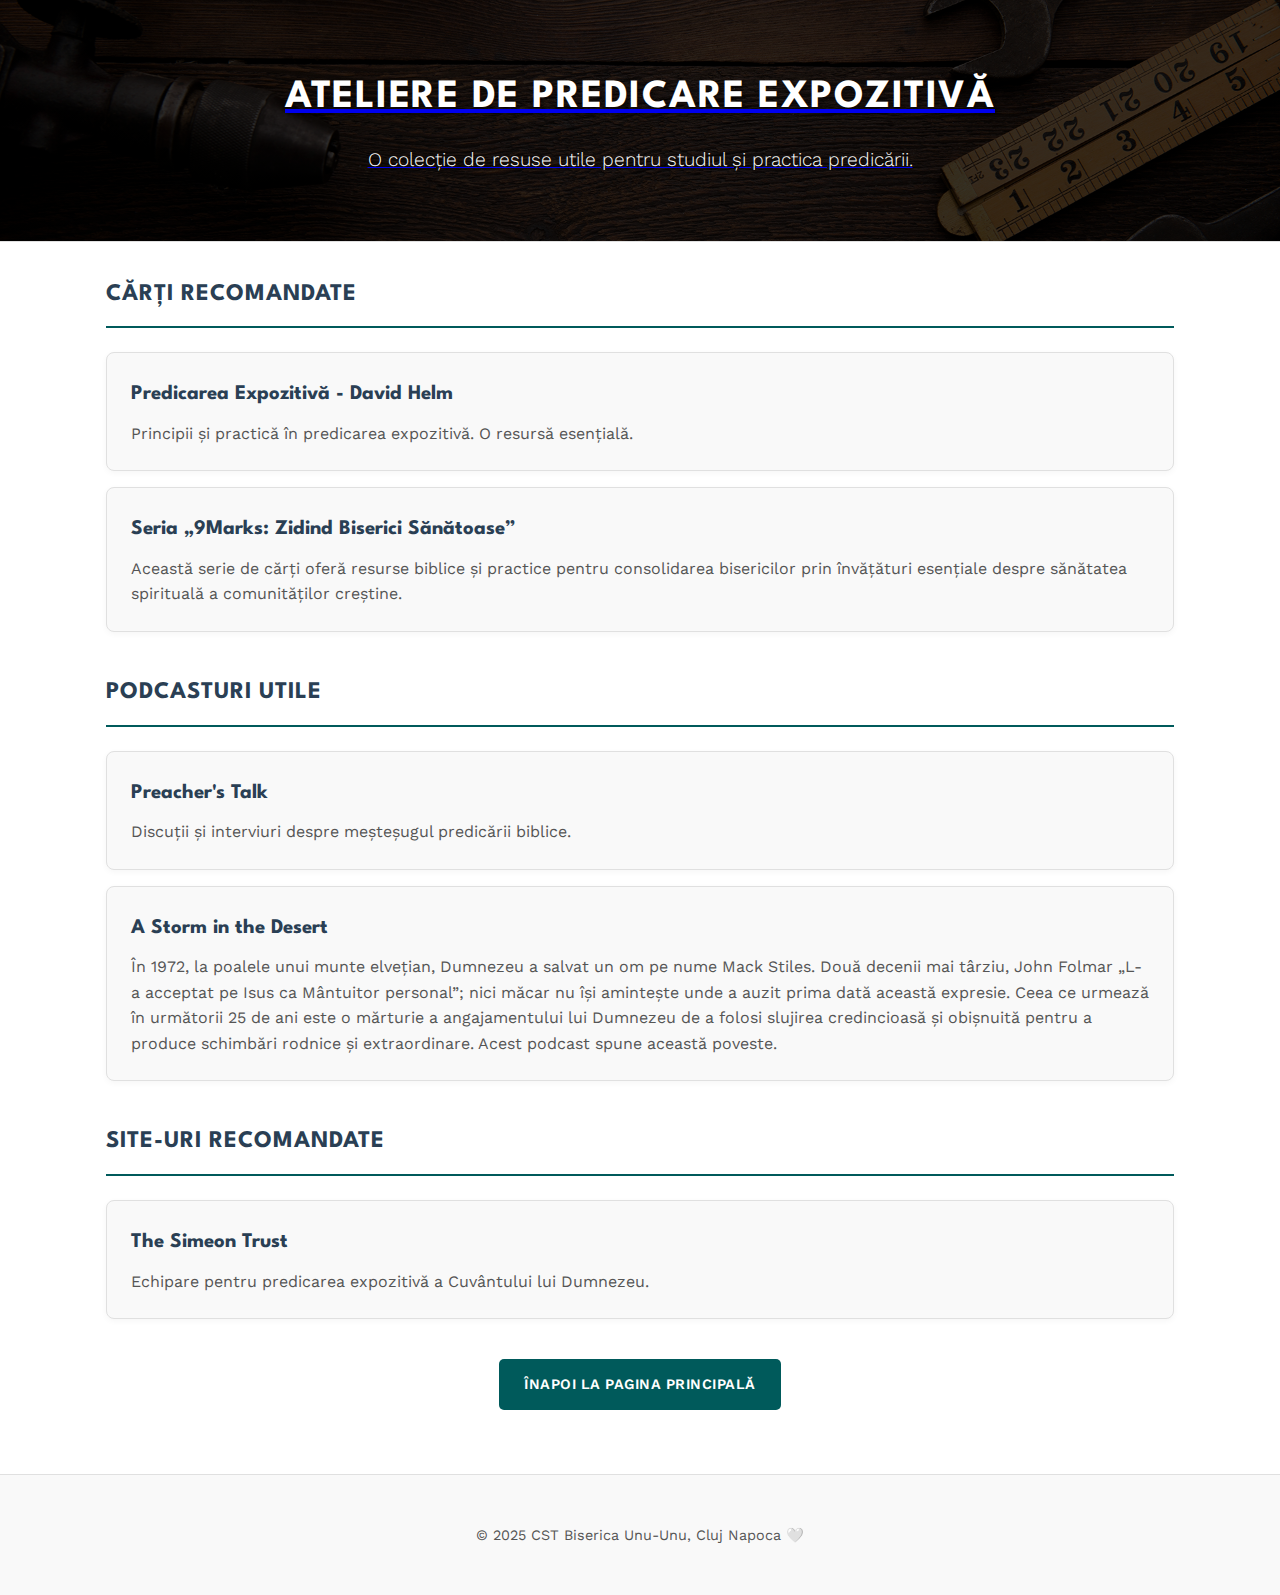
<file: res/resurse.html>
<!DOCTYPE html>
<html lang="ro">
  <head>
    <meta charset="UTF-8" />
    <meta name="viewport" content="width=device-width, initial-scale=1.0" />
    <title>Resurse Suplimentare - Centru Info Biserică</title>
    <link
      href="https://fonts.googleapis.com/css2?family=League+Spartan:wght@500;700&family=Work+Sans:wght@300;400;600&display=swap"
      rel="stylesheet"
    />
    <link rel="stylesheet" href="../style.css" />
    <link rel="icon" type="image/x-icon" href="../assets/favicon.ico" />
  </head>
  <body>
    <a href="../index.html" class="header-link">
      <header>
        <h1>Ateliere de predicare expozitivă</h1>
        <p>O colecție de resuse utile pentru studiul și practica predicării.</p>
      </header>
    </a>

    <main></main>

    <footer>&copy; 2025 CST Biserica Unu-Unu, Cluj Napoca 🤍</footer>
    <script src="resurse_script.js"></script>
  </body>
</html>
</file>
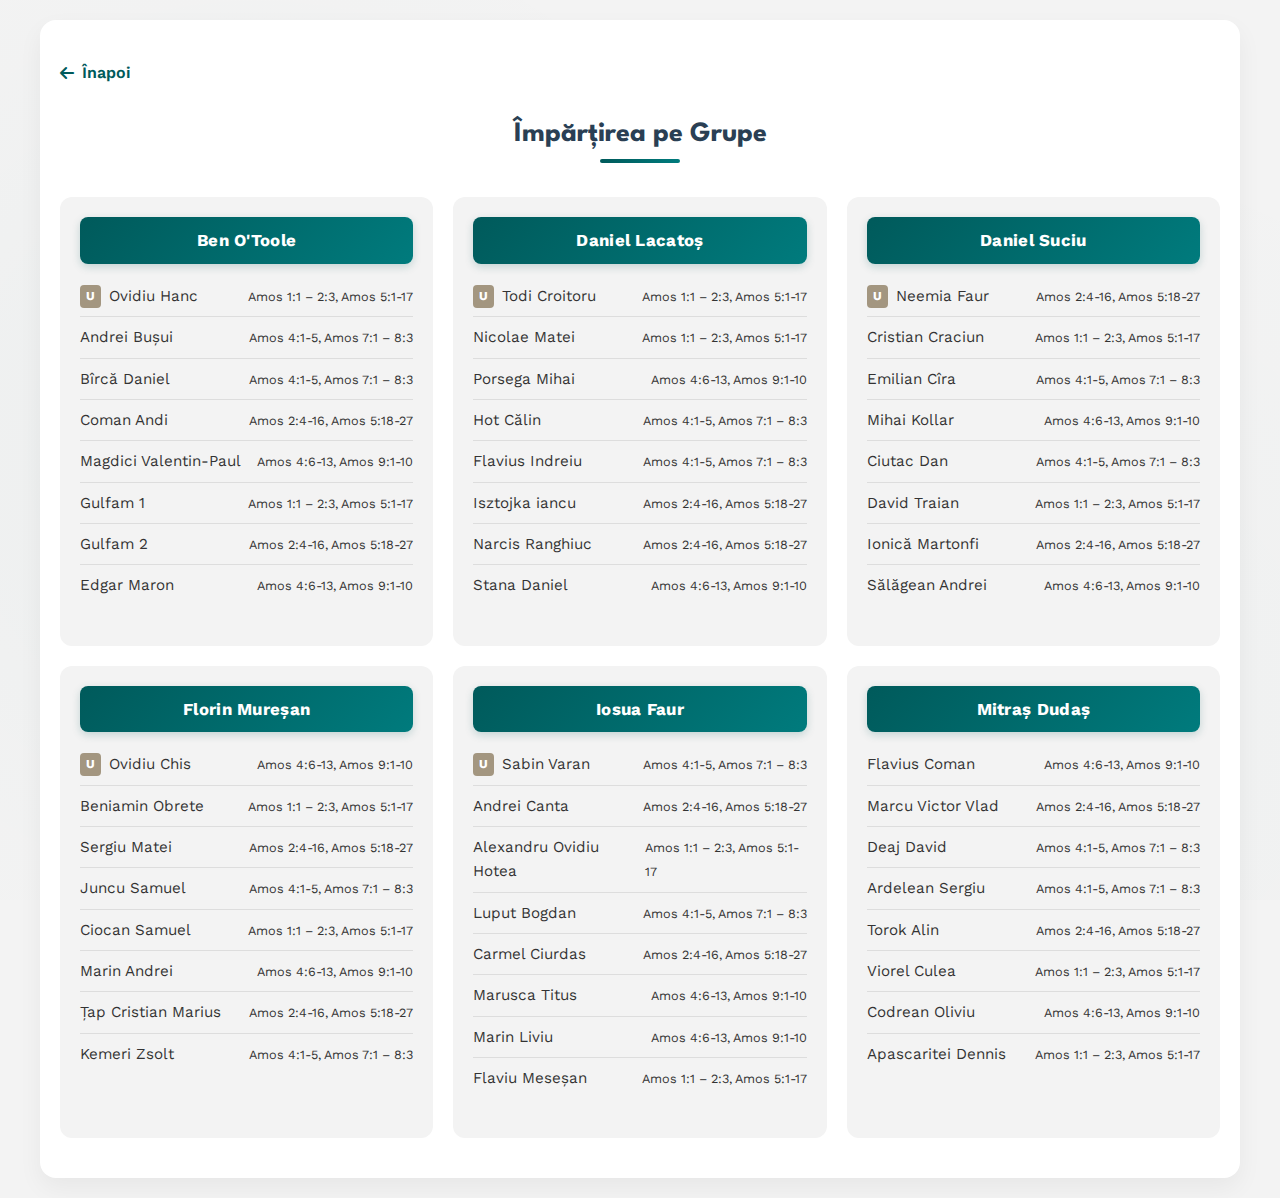
<file: events/CJ-2026/grupe.html>
<!doctype html>
<html lang="ro">
  <head>
    <meta charset="UTF-8" />
    <meta name="viewport" content="width=device-width, initial-scale=1.0" />
    <title>Împărțirea pe Grupe - CST Cluj 2026</title>
    <!-- Fonts -->
    <link rel="preconnect" href="https://fonts.googleapis.com" />
    <link rel="preconnect" href="https://fonts.gstatic.com" crossorigin />
    <link
      href="https://fonts.googleapis.com/css2?family=League+Spartan:wght@400;700&family=Work+Sans:wght@400;600&display=swap"
      rel="stylesheet"
    />

    <!-- FontAwesome -->
    <link rel="stylesheet" href="https://cdnjs.cloudflare.com/ajax/libs/font-awesome/6.5.0/css/all.min.css" />

    <link rel="icon" type="image/x-icon" href="../../assets/favicon.ico" />
    <link rel="stylesheet" href="../../assets/css/event-style.css" />
  </head>
  <body>
    <div class="container content-container">
      <div class="header-nav"></div>

      <div class="profile">
        <h1 class="page-title">Împărțirea pe Grupe</h1>
      </div>

      <div id="groups-container">
        <!-- Groups injected here -->
        <p class="loading-text">Se încarcă...</p>
      </div>
    </div>

    <script src="../../assets/js/event-app.js"></script>
  </body>
</html>
</file>
<file: assets/css/style.css>
:root {
  --primary-dark: #2a3f54; /* Deep desaturated blue */
  --primary-accent: #005a5b; /* Deep Muted Teal/Petrol Blue - Professional Accent */
  --text-primary: #333333;
  --text-secondary: #555555;
  --background-light: #ffffff;
  --background-off-white: #f9f9f9; /* Slightly off-white for depth */
  --border-color: #e0e0e0;
  --tan-legacy: #a39680; /* Keeping for reference if needed, but phasing out */

  --font-heading: "League Spartan", sans-serif; /* Existing, but we'll style it differently */
  --font-body: "Work Sans", sans-serif; /* Existing, good clean choice */
}

* {
  margin: 0;
  padding: 0;
  box-sizing: border-box;
}

body {
  font-family: var(--font-body);
  background-color: var(--background-light);
  color: var(--text-primary);
  line-height: 1.7; /* Increased for readability */
  font-weight: 400; /* Default body weight */
}

header {
  padding: 2rem 1rem; /* Reduced from 4rem */
  text-align: center;
  border-bottom: 1px solid var(--border-color);
  background: linear-gradient(rgba(0, 0, 0, 0.3), rgba(0, 0, 0, 0.3)), url("../../assets/hero.jpg") no-repeat center/cover;
  color: var(--background-light); /* Set default text color for header to light */
}

header h1 {
  font-family: var(--font-heading);
  font-size: 1.8rem; /* Reduced from 2.5rem */
  text-transform: uppercase;
  letter-spacing: 1.5px;
  color: var(--background-light); /* Changed from primary-dark */
  font-weight: 700;
  text-shadow: 1px 1px 3px rgba(0, 0, 0, 0.5); /* Add shadow for readability */
  animation: fadeInDown 1s ease;
}

header p {
  font-size: 1rem; /* Reduced from 1.2rem */
  color: var(--background-light); /* Changed from text-secondary */
  margin-top: 0.5rem; /* Reduced from 0.75rem */
  font-weight: 300;
  text-shadow: 1px 1px 2px rgba(0, 0, 0, 0.5); /* Add shadow for readability */
  animation: fadeInUp 1s ease;
}
@keyframes fadeInDown {
  from {
    opacity: 0;
    transform: translateY(-20px);
  }
  to {
    opacity: 1;
    transform: translateY(0);
  }
}

@keyframes fadeInUp {
  from {
    opacity: 0;
    transform: translateY(20px);
  }
  to {
    opacity: 1;
    transform: translateY(0);
  }
}

.home-icon {
  margin-right: 0.5em; /* Space between icon and text */
  font-family: inherit; /* Inherit font from parent (h1) */
  font-weight: normal; /* Ensure icon is not overly bold if h1 is very bold */
  vertical-align: middle; /* Align icon nicely with the text */
}

.header-link {
  text-decoration: none;
  color: inherit; /* Ensures the link inherits the header's text color */
}

/* Responsive adjustments for header on smaller screens */
@media (max-width: 768px) {
  header {
    padding: 1.5rem 1rem; /* Reduced from 2.5rem */
  }

  header h1 {
    font-size: 1.5rem; /* Reduced from 2rem */
  }

  header p {
    font-size: 0.9rem; /* Reduced from 1rem */
  }
}

main {
  max-width: 1100px; /* Wider for a more modern feel */
  margin: 2rem auto; /* Adjusted from 3rem auto */
  padding: 0 1rem; /* Adjusted from 0 1.5rem */
}

section {
  margin-bottom: 2.5rem; /* Adjusted from 4rem */
}

h2.section-title {
  font-family: var(--font-heading);
  font-size: 1.5rem; /* Larger section titles */
  text-transform: uppercase;
  margin-bottom: 1.5rem; /* Adjusted from 2rem */
  padding-bottom: 0.75rem; /* Add padding below for the border */
  border-bottom: 2px solid var(--primary-accent); /* Changed border to bottom, using accent */
  color: var(--primary-dark);
  font-weight: 700;
  letter-spacing: 1px;
  /* Removed left border for a cleaner look */
}

.card-grid {
  display: grid;
  grid-template-columns: repeat(auto-fit, minmax(300px, 1fr)); /* Larger minmax for cards */
  gap: 2rem; /* Increased gap */
}

.card {
  background: var(--background-light);
  border: 1px solid var(--border-color);
  border-radius: 8px; /* Slightly more rounded corners */
  padding: 1.75rem 1.5rem; /* Increased padding */
  box-shadow: 0 4px 12px rgba(0, 0, 0, 0.05); /* Softer, more modern shadow */
  transition: transform 0.3s ease, box-shadow 0.3s ease; /* Smoother transition */
  height: 250px; /* Fixed height for the card - adjust as needed */
  display: flex;
  flex-direction: column;
  justify-content: space-between; /* Distribute space */
}

.card:hover {
  transform: translateY(-5px); /* Subtle lift effect */
  box-shadow: 0 6px 16px rgba(0, 0, 0, 0.08);
}

.card h3 {
  font-family: var(--font-heading);
  font-size: 1.2rem; /* Adjusted size */
  color: var(--primary-dark);
  margin-bottom: 0.75rem;
  text-transform: uppercase;
  font-weight: 700; /* Bolder card titles */
  flex-shrink: 0; /* Prevent title from shrinking */
}

.card p {
  font-size: 0.95rem;
  color: var(--text-secondary);
  margin-bottom: 1.25rem; /* Increased margin */
  line-height: 1.6;
  flex-grow: 1; /* Allow paragraph to take available space */
  overflow: hidden; /* Required for text truncation */
  display: -webkit-box;
  -webkit-line-clamp: 3; /* Adjust number of lines to show */
  line-clamp: 3; /* Standard property */
  -webkit-box-orient: vertical;
  position: relative; /* Needed for the ellipsis pseudo-element */
}

.card p.truncated::after {
  content: "...";
  position: absolute;
  bottom: 0;
  right: 0;
  background: var(--background-light); /* Match card background */
  padding-left: 0.25em; /* Space before ellipsis */
}

.btn {
  display: inline-block;
  background-color: var(--primary-accent);
  color: var(--background-light);
  padding: 0.75rem 1.5rem; /* Larger padding for buttons */
  font-size: 0.9rem;
  text-decoration: none;
  border-radius: 5px; /* Consistent with card rounding */
  font-weight: 600; /* Bolder button text */
  text-transform: uppercase; /* Uppercase for buttons */
  letter-spacing: 0.5px;
  transition: background-color 0.3s ease, transform 0.2s ease;
  border: 1px solid transparent; /* For potential outline style on hover/focus */
  margin-top: auto; /* Ensures button aligns to bottom if content is short */
  flex-shrink: 0; /* Prevent button from shrinking */
}

.btn:hover,
.btn:focus {
  background-color: #004b4c; /* Slightly darker version of the new accent */
  transform: translateY(-2px);
  box-shadow: 0 2px 8px rgba(0, 0, 0, 0.1);
}

/* Optional: Secondary button style */
.btn-secondary {
  background-color: transparent;
  color: var(--primary-accent);
  border: 1px solid var(--primary-accent);
}

.btn-secondary:hover,
.btn-secondary:focus {
  background-color: var(--primary-accent);
  color: var(--background-light);
  box-shadow: 0 2px 8px rgba(0, 0, 0, 0.1);
}

footer {
  text-align: center;
  padding: 3rem 1rem; /* Increased padding */
  font-size: 0.9rem;
  color: var(--text-secondary);
  background-color: var(--background-off-white); /* Consistent with header */
  border-top: 1px solid var(--border-color);
  margin-top: 4rem; /* More space before footer */
}

/* Tab Navigation */
.tab-nav {
  background-color: var(--background-off-white);
  border-bottom: 1px solid var(--border-color);
  padding: 0 1rem; /* Align with main content padding - Adjusted from 1.5rem */
  margin-bottom: 1.5rem; /* Space between nav and content - Adjusted from 2rem */
  position: relative; /* Added for z-index stacking context if needed later */
  z-index: 100; /* Ensure it's above other content if it overlaps before fixing */
  transition: all 0.3s ease-in-out; /* Smooth transition for any property changes */
}

.fixed-nav {
  position: fixed;
  top: 0;
  left: 0;
  right: 0;
  width: 100%;
  margin-bottom: 0; /* Remove bottom margin when fixed */
  z-index: 1000; /* High z-index to stay on top */
  /* background-color is already set on .tab-nav, so it will be inherited */
}

.tab-nav ul {
  list-style: none;
  display: flex;
  justify-content: center; /* Center tabs */
  max-width: 1100px; /* Match main content width */
  margin: 0 auto;
}

.tab-nav li {
  margin-right: 0; /* Remove individual margin, handled by padding/border */
}

.tab-link {
  display: inline-block;
  padding: 1rem 1.5rem;
  font-family: var(--font-heading);
  font-size: 1rem;
  color: var(--text-secondary);
  text-decoration: none;
  text-transform: uppercase;
  font-weight: 600;
  border-bottom: 3px solid transparent;
  transition: color 0.3s ease, border-color 0.3s ease;
  margin-bottom: -1px; /* Align with bottom border of nav */
}

.tab-link:hover {
  color: var(--primary-dark);
}

.tab-link.active {
  color: var(--primary-dark);
  border-bottom-color: var(--primary-accent);
}

.main-content-padded {
  /* This class will be added via JS to the main element */
  /* Padding will be set dynamically via JS to match nav height */
  padding-top: 0; /* Initial value, will be overridden by JS */
}

/* Tab Content */
.tab-content {
  display: none; /* Hide inactive tabs */
}

.tab-content.active {
  display: block; /* Show active tab content */
}

/* Visually Hidden Class */
.visually-hidden {
  position: absolute;
  width: 1px;
  height: 1px;
  margin: -1px;
  padding: 0;
  overflow: hidden;
  clip: rect(0, 0, 0, 0);
  border: 0;
}

/* Styles for res/resurse.html page */
/* The header h1 and p on resurse.html will inherit the global header styles, including the reduced font size for h1 and adjusted padding for the header element. */
/* The main and section margins on resurse.html will also inherit the global main and section styles. */

.resource-list {
  margin-bottom: 1.5rem; /* Adjusted from 2rem */
}

.resource-entry {
  background-color: var(--background-off-white);
  border: 1px solid var(--border-color);
  border-radius: 8px;
  padding: 1.5rem;
  margin-bottom: 1rem; /* Adjusted from 1.5rem */
  box-shadow: 0 2px 6px rgba(0, 0, 0, 0.04);
}

.resource-entry h3 {
  font-family: var(--font-heading);
  font-size: 1.3rem;
  color: var(--primary-dark);
  margin-bottom: 0.5rem;
  font-weight: 700;
}

.resource-entry h3 a {
  text-decoration: none;
  color: inherit;
  transition: color 0.3s ease;
}

.resource-entry h3 a:hover {
  color: var(--primary-accent);
}

.resource-entry p {
  font-size: 1rem;
  color: var(--text-secondary);
  line-height: 1.6;
  margin-bottom: 0; /* Remove bottom margin if it's the last element */
}

.navigation-links {
  text-align: center;
  margin-top: 2rem;
  margin-bottom: 1rem; /* Adjusted from 2rem to be slightly less before footer */
}

/* Styles for res/ghid.html page */
/* Global styles for header (h1, p, padding), main (margins, padding), and section (margins) */
/* are inherited by ghid.html. Specific overrides for ghid.html elements are defined below. */
.ghid-toc-main {
  background-color: var(--background-off-white);
  border: 1px solid var(--border-color);
  border-radius: 8px;
  padding: 1.5rem;
  margin-bottom: 2.5rem;
  box-shadow: 0 2px 6px rgba(0, 0, 0, 0.04);
}

.ghid-toc-main h2.section-title {
  /* Specificity for TOC title */
  margin-bottom: 1rem;
  padding-bottom: 0.5rem;
  font-size: 1.3rem; /* Slightly smaller for TOC */
}

.ghid-toc-main ul {
  list-style-type: none;
  padding-left: 0;
}

.ghid-toc-main ul li {
  margin-bottom: 0.75rem;
}

.ghid-toc-main ul li a {
  text-decoration: none;
  color: var(--primary-dark);
  font-weight: 600; /* Bolder links in TOC */
  transition: color 0.3s ease;
}

.ghid-toc-main ul li a:hover {
  color: var(--primary-accent);
}

.ghid-toc-main ul ul {
  padding-left: 1.5rem; /* Indent sub-items */
  margin-top: 0.5rem;
}

.ghid-toc-main ul ul li a {
  font-weight: 400; /* Normal weight for sub-items */
  font-size: 0.95rem;
}

.ghid-content-section {
  margin-bottom: 2.5rem;
  padding-bottom: 1.5rem;
  border-bottom: 1px solid var(--border-color);
}

.ghid-content-section:last-of-type {
  border-bottom: none;
  margin-bottom: 1.5rem;
}

.ghid-content-section h2.section-title {
  margin-bottom: 1.5rem; /* Adjusted from 2rem */
}

.ghid-content-section p,
.ghid-content-section ul,
.ghid-content-section ol {
  margin-bottom: 1.2em;
  text-align: justify;
  font-size: 1rem; /* Ensure consistent font size with main page */
  line-height: 1.7; /* Ensure consistent line height */
}

.ghid-content-section p {
  text-indent: 1.5em; /* First line indentation for paragraphs in ghid content */
}

.ghid-content-section ul,
.ghid-content-section ol {
  padding-left: 2rem; /* Slightly more padding for lists in content */
}

.ghid-content-section li {
  margin-bottom: 0.6em;
}

.ghid-subsection-main {
  margin-top: 1.5rem;
  margin-bottom: 1.5rem;
  padding-left: 1.5rem;
  border-left: 3px solid var(--primary-accent);
}

.ghid-subsection-main h3 {
  font-family: var(--font-heading);
  font-size: 1.3rem;
  color: var(--primary-dark);
  margin-bottom: 1rem;
  font-weight: 700;
}

.faq-item-main {
  background-color: var(--background-off-white);
  border: 1px solid var(--border-color);
  border-radius: 8px;
  padding: 1.5rem;
  margin-bottom: 1.5rem;
  box-shadow: 0 2px 6px rgba(0, 0, 0, 0.04);
}

.faq-item-main h3 {
  font-family: var(--font-heading);
  font-size: 1.2rem;
  color: var(--primary-dark);
  margin-bottom: 0.75rem;
  font-weight: 700;
}

.footnote-main {
  font-size: 0.85rem;
  color: var(--text-secondary);
  margin-top: 1rem;
  line-height: 1.5;
  text-align: left; /* Override justify for footnotes if needed */
  text-indent: 0; /* Remove text-indent for footnotes */
}

/* Back to content start button styles */
.back-to-content-start {
  position: fixed;
  bottom: 20px;
  right: 20px;
  background-color: var(--primary-accent, #005a5b);
  color: white;
  border: none;
  border-radius: 5px;
  padding: 10px 15px;
  cursor: pointer;
  display: none; /* Initially hidden */
  font-size: 1em;
  z-index: 1000;
  box-shadow: 0 2px 5px rgba(0, 0, 0, 0.2);
  transition: opacity 0.3s ease-in-out, visibility 0.3s ease-in-out;
}

.back-to-content-start:hover {
  background-color: #004445; /* Darker shade of --primary-accent */
}

/* Ensure the button is visible when it should be */
.back-to-content-start[style*="display: block"] {
  visibility: visible;
  opacity: 1;
}

/* Floating casting button removed */

/* Conference banner under nav */
.conference-banner {
  display: none; /* toggled via JS */
  width: 100%;
  background-color: var(--primary-accent);
  color: #ffffff;
  padding: 10px 16px;
  text-align: center;
  z-index: 200; /* above content but below fixed nav */
  border-radius: 6px;
  box-shadow: 0 2px 6px rgba(0, 0, 0, 0.06);
  margin-bottom: 1rem;
}

.conference-banner a {
  color: #ffffff;
  font-weight: 700;
  text-decoration: underline;
}

/* When banner is shown, attach it to nav by removing gaps */
.nav-banner-attached {
  margin-bottom: 0;
}

.main-banner-attached {
  margin-top: 0;
}

/* Small gap between nav and banner when attached */
.tab-nav.nav-banner-attached + main .conference-banner {
  margin-top: 0.25rem;
}

/* Styles for fisa.html timeline layout */
.timeline {
  position: relative;
  margin: 2rem auto;
  padding-left: 2rem;
  border-left: 3px solid var(--primary-accent);
  max-width: 850px;
}

.step {
  position: relative;
  margin-bottom: 2.5rem;
}

.step::before {
  content: attr(data-step);
  position: absolute;
  left: -3rem;
  top: 0;
  background-color: var(--primary-accent);
  color: white;
  font-weight: bold;
  width: 2rem;
  height: 2rem;
  line-height: 2rem;
  text-align: center;
  border-radius: 50%;
  font-family: var(--font-heading);
  box-shadow: 0 0 0 3px white, 0 0 0 5px var(--primary-accent);
}

.step h3 {
  margin-bottom: 0.5rem;
  color: var(--primary-dark);
  font-family: var(--font-heading);
  font-size: 1.3rem;
}

.step p {
  margin: 0 0 1rem 0;
  color: var(--text-secondary);
  line-height: 1.6;
}

.step ul {
  padding-left: 1.2rem;
}

.step ul li {
  margin-bottom: 0.5rem;
}

.intro {
  margin-bottom: 2rem;
  background-color: var(--background-off-white);
  border: 1px solid var(--border-color);
  padding: 1.5rem;
  border-radius: 6px;
  text-indent: 2rem;
}

.intro p {
  margin-bottom: 0.75rem;
  text-indent: 2rem;
}
.hint {
  font-size: 0.85rem;
  color: var(--text-secondary);
  font-style: italic;
  margin-bottom: 0.5rem;
}

/* Print to PDF button styles */
.btn-print {
  margin-left: 1rem;
  background-color: #2c5aa0;
  border: 1px solid #2c5aa0;
}

.btn-print:hover,
.btn-print:focus {
  background-color: #1a3d6b;
  border-color: #1a3d6b;
}

/* Print styles for PDF generation */
@media print {
  /* Page setup for A4 */
  @page {
    size: A4;
    margin: 2cm 1.5cm 3cm 1.5cm;

    /* Header */
    @top-center {
      content: "Ghid de Pregătire a Fișei de Lucru - Seminar de Predicare Expozitivă Biblică";
      font-size: 10pt;
      font-weight: bold;
      color: #333;
      border-bottom: 1px solid #ddd;
      padding-bottom: 0.5cm;
      margin-bottom: 1cm;
    }

    /* Footer with page numbers and date */
    @bottom-left {
      content: "Generat pe: " attr(data-print-date);
      font-size: 9pt;
      color: #666;
    }

    @bottom-center {
      content: "CST Biserica Unu-Unu, Cluj Napoca";
      font-size: 9pt;
      color: #666;
    }

    @bottom-right {
      content: "Pagina " counter(page) " din " counter(pages);
      font-size: 9pt;
      color: #666;
    }
  }

  /* Reset print styles */
  * {
    -webkit-print-color-adjust: exact !important;
    color-adjust: exact !important;
    print-color-adjust: exact !important;
  }

  /* Hide elements that shouldn't be printed */
  .btn,
  .back-to-content-start,
  .navigation-links,
  .header-link {
    display: none !important;
  }

  /* Print-specific body styling */
  body {
    font-size: 11pt;
    line-height: 1.4;
    color: #000;
    background: white;
    margin: 0;
    padding: 0;
  }

  /* Header styling for print */
  header {
    background: none !important;
    color: #000 !important;
    border-bottom: 2px solid #333;
    padding: 1cm 0 0.5cm 0;
    margin-bottom: 1cm;
    text-align: center;
    page-break-after: avoid;
  }

  header h1 {
    font-size: 18pt;
    color: #000 !important;
    text-shadow: none !important;
    margin-bottom: 0.3cm;
  }

  header p {
    font-size: 12pt;
    color: #333 !important;
    margin: 0;
  }

  /* Main content styling */
  main {
    max-width: none;
    margin: 0;
    padding: 0;
  }

  /* Section styling */
  section {
    page-break-inside: avoid;
    margin-bottom: 1.5cm;
  }

  /* Heading styles */
  h1 {
    font-size: 18pt;
    page-break-after: avoid;
    margin-top: 1cm;
    margin-bottom: 0.5cm;
  }

  h2 {
    font-size: 14pt;
    page-break-after: avoid;
    margin-top: 0.8cm;
    margin-bottom: 0.4cm;
    color: #000;
  }

  h3 {
    font-size: 12pt;
    page-break-after: avoid;
    margin-top: 0.6cm;
    margin-bottom: 0.3cm;
    color: #000;
  }

  /* Paragraph styling */
  p {
    margin-bottom: 0.4cm;
    orphans: 3;
    widows: 3;
    text-align: justify;
  }

  /* List styling */
  ul,
  ol {
    margin-bottom: 0.4cm;
    page-break-inside: avoid;
  }

  li {
    margin-bottom: 0.2cm;
    page-break-inside: avoid;
  }

  /* Table of contents styling */
  .ghid-toc-main {
    page-break-after: always;
    border: 1px solid #ccc;
    padding: 0.5cm;
    margin-bottom: 1cm;
  }

  .ghid-toc-main h2 {
    text-align: center;
    margin-bottom: 0.5cm;
    padding-bottom: 0.3cm;
    border-bottom: 1px solid #ddd;
  }

  .ghid-toc-main ul {
    list-style-type: none;
    padding-left: 0;
  }

  .ghid-toc-main li {
    margin-bottom: 0.3cm;
  }

  .ghid-toc-main a {
    color: #000;
    text-decoration: none;
  }

  .ghid-toc-main a::after {
    content: leader(".") target-counter(attr(href), page);
    float: right;
  }

  /* Content sections */
  .ghid-content-section {
    margin-bottom: 1cm;
  }

  .ghid-subsection-main {
    margin-left: 0.5cm;
    padding-left: 0.5cm;
    border-left: 2px solid #ccc;
    margin-bottom: 0.8cm;
  }

  /* FAQ styling */
  .faq-item-main {
    border: 1px solid #ddd;
    padding: 0.4cm;
    margin-bottom: 0.5cm;
    background-color: #f9f9f9;
    page-break-inside: avoid;
  }

  /* Footnotes */
  .footnote-main {
    font-size: 9pt;
    margin-top: 0.5cm;
    padding-top: 0.3cm;
    border-top: 1px solid #ddd;
  }

  /* Strong text */
  strong {
    font-weight: bold;
    color: #000;
  }

  /* Links */
  a {
    color: #000;
    text-decoration: none;
  }

  /* Page breaks */
  .page-break {
    page-break-before: always;
  }

  /* Prevent widows and orphans */
  h2,
  h3,
  h4,
  h5,
  h6 {
    page-break-after: avoid;
  }

  p,
  li {
    orphans: 3;
    widows: 3;
  }
}
</file>
<file: style.css>
:root {
  --primary-dark: #2a3f54; /* Deep desaturated blue */
  --primary-accent: #005a5b; /* Deep Muted Teal/Petrol Blue - Professional Accent */
  --text-primary: #333333;
  --text-secondary: #555555;
  --background-light: #ffffff;
  --background-off-white: #f9f9f9; /* Slightly off-white for depth */
  --border-color: #e0e0e0;
  --tan-legacy: #a39680; /* Keeping for reference if needed, but phasing out */

  --font-heading: "League Spartan", sans-serif; /* Existing, but we'll style it differently */
  --font-body: "Work Sans", sans-serif; /* Existing, good clean choice */
}

* {
  margin: 0;
  padding: 0;
  box-sizing: border-box;
}

body {
  font-family: var(--font-body);
  background-color: var(--background-light);
  color: var(--text-primary);
  line-height: 1.7; /* Increased for readability */
  font-weight: 400; /* Default body weight */
}

header {
  padding: 4rem 1rem; /* Increased padding for better visual with background */
  text-align: center;
  border-bottom: 1px solid var(--border-color);
  background: linear-gradient(rgba(0, 0, 0, 0.6), rgba(0, 0, 0, 0.6)), url("assets/hero.jpg") no-repeat center/cover;
  color: var(--background-light); /* Set default text color for header to light */
}

header h1 {
  font-family: var(--font-heading);
  font-size: 2.5rem; /* Slightly increased for hero effect */
  text-transform: uppercase;
  letter-spacing: 1.5px;
  color: var(--background-light); /* Changed from primary-dark */
  font-weight: 700;
  text-shadow: 1px 1px 3px rgba(0, 0, 0, 0.5); /* Add shadow for readability */
}

header p {
  font-size: 1.2rem; /* Slightly increased for hero effect */
  color: var(--background-light); /* Changed from text-secondary */
  margin-top: 0.75rem;
  font-weight: 300;
  text-shadow: 1px 1px 2px rgba(0, 0, 0, 0.5); /* Add shadow for readability */
}

/* Responsive adjustments for header on smaller screens */
@media (max-width: 768px) {
  header {
    padding: 2.5rem 1rem; /* Reduced padding for mobile */
  }

  header h1 {
    font-size: 2rem; /* Reduced font size for H1 on mobile */
  }

  header p {
    font-size: 1rem; /* Reduced font size for P on mobile */
  }
}

main {
  max-width: 1100px; /* Wider for a more modern feel */
  margin: 2rem auto; /* Adjusted from 3rem auto */
  padding: 0 1rem; /* Adjusted from 0 1.5rem */
}

section {
  margin-bottom: 2.5rem; /* Adjusted from 4rem */
}

h2.section-title {
  font-family: var(--font-heading);
  font-size: 1.5rem; /* Larger section titles */
  text-transform: uppercase;
  margin-bottom: 1.5rem; /* Adjusted from 2rem */
  padding-bottom: 0.75rem; /* Add padding below for the border */
  border-bottom: 2px solid var(--primary-accent); /* Changed border to bottom, using accent */
  color: var(--primary-dark);
  font-weight: 700;
  letter-spacing: 1px;
  /* Removed left border for a cleaner look */
}

.card-grid {
  display: grid;
  grid-template-columns: repeat(auto-fit, minmax(300px, 1fr)); /* Larger minmax for cards */
  gap: 2rem; /* Increased gap */
}

.card {
  background: var(--background-light);
  border: 1px solid var(--border-color);
  border-radius: 8px; /* Slightly more rounded corners */
  padding: 1.75rem 1.5rem; /* Increased padding */
  box-shadow: 0 4px 12px rgba(0, 0, 0, 0.05); /* Softer, more modern shadow */
  transition: transform 0.3s ease, box-shadow 0.3s ease; /* Smoother transition */
  height: 240px; /* Fixed height for the card - adjust as needed */
  display: flex;
  flex-direction: column;
  justify-content: space-between; /* Distribute space */
}

.card:hover {
  transform: translateY(-5px); /* Subtle lift effect */
  box-shadow: 0 6px 16px rgba(0, 0, 0, 0.08);
}

.card h3 {
  font-family: var(--font-heading);
  font-size: 1.2rem; /* Adjusted size */
  color: var(--primary-dark);
  margin-bottom: 0.75rem;
  text-transform: uppercase;
  font-weight: 700; /* Bolder card titles */
  flex-shrink: 0; /* Prevent title from shrinking */
}

.card p {
  font-size: 0.95rem;
  color: var(--text-secondary);
  margin-bottom: 1.25rem; /* Increased margin */
  line-height: 1.6;
  flex-grow: 1; /* Allow paragraph to take available space */
  overflow: hidden; /* Required for text truncation */
  display: -webkit-box;
  -webkit-line-clamp: 3; /* Adjust number of lines to show */
  line-clamp: 3; /* Standard property */
  -webkit-box-orient: vertical;
  position: relative; /* Needed for the ellipsis pseudo-element */
}

.card p.truncated::after {
  content: "...";
  position: absolute;
  bottom: 0;
  right: 0;
  background: var(--background-light); /* Match card background */
  padding-left: 0.25em; /* Space before ellipsis */
}

.btn {
  display: inline-block;
  background-color: var(--primary-accent);
  color: var(--background-light);
  padding: 0.75rem 1.5rem; /* Larger padding for buttons */
  font-size: 0.9rem;
  text-decoration: none;
  border-radius: 5px; /* Consistent with card rounding */
  font-weight: 600; /* Bolder button text */
  text-transform: uppercase; /* Uppercase for buttons */
  letter-spacing: 0.5px;
  transition: background-color 0.3s ease, transform 0.2s ease;
  border: 1px solid transparent; /* For potential outline style on hover/focus */
  margin-top: auto; /* Ensures button aligns to bottom if content is short */
  flex-shrink: 0; /* Prevent button from shrinking */
}

.btn:hover,
.btn:focus {
  background-color: #004b4c; /* Slightly darker version of the new accent */
  transform: translateY(-2px);
  box-shadow: 0 2px 8px rgba(0, 0, 0, 0.1);
}

/* Optional: Secondary button style */
.btn-secondary {
  background-color: transparent;
  color: var(--primary-accent);
  border: 1px solid var(--primary-accent);
}

.btn-secondary:hover,
.btn-secondary:focus {
  background-color: var(--primary-accent);
  color: var(--background-light);
  box-shadow: 0 2px 8px rgba(0, 0, 0, 0.1);
}

footer {
  text-align: center;
  padding: 3rem 1rem; /* Increased padding */
  font-size: 0.9rem;
  color: var(--text-secondary);
  background-color: var(--background-off-white); /* Consistent with header */
  border-top: 1px solid var(--border-color);
  margin-top: 4rem; /* More space before footer */
}

/* Tab Navigation */
.tab-nav {
  background-color: var(--background-off-white);
  border-bottom: 1px solid var(--border-color);
  padding: 0 1rem; /* Align with main content padding - Adjusted from 1.5rem */
  margin-bottom: 1.5rem; /* Space between nav and content - Adjusted from 2rem */
}

.tab-nav ul {
  list-style: none;
  display: flex;
  justify-content: center; /* Center tabs */
  max-width: 1100px; /* Match main content width */
  margin: 0 auto;
}

.tab-nav li {
  margin-right: 0; /* Remove individual margin, handled by padding/border */
}

.tab-link {
  display: inline-block;
  padding: 1rem 1.5rem;
  font-family: var(--font-heading);
  font-size: 1rem;
  color: var(--text-secondary);
  text-decoration: none;
  text-transform: uppercase;
  font-weight: 600;
  border-bottom: 3px solid transparent;
  transition: color 0.3s ease, border-color 0.3s ease;
  margin-bottom: -1px; /* Align with bottom border of nav */
}

.tab-link:hover {
  color: var(--primary-dark);
}

.tab-link.active {
  color: var(--primary-dark);
  border-bottom-color: var(--primary-accent);
}

/* Tab Content */
.tab-content {
  display: none; /* Hide inactive tabs */
}

.tab-content.active {
  display: block; /* Show active tab content */
}

/* Visually Hidden Class */
.visually-hidden {
  position: absolute;
  width: 1px;
  height: 1px;
  margin: -1px;
  padding: 0;
  overflow: hidden;
  clip: rect(0, 0, 0, 0);
  border: 0;
}

/* Styles for res/resurse.html page */
/* The header h1 and p on resurse.html will inherit the global header styles, including the reduced font size for h1 and adjusted padding for the header element. */
/* The main and section margins on resurse.html will also inherit the global main and section styles. */

.resource-list {
  margin-bottom: 1.5rem; /* Adjusted from 2rem */
}

.resource-entry {
  background-color: var(--background-off-white);
  border: 1px solid var(--border-color);
  border-radius: 8px;
  padding: 1.5rem;
  margin-bottom: 1rem; /* Adjusted from 1.5rem */
  box-shadow: 0 2px 6px rgba(0, 0, 0, 0.04);
}

.resource-entry h3 {
  font-family: var(--font-heading);
  font-size: 1.3rem;
  color: var(--primary-dark);
  margin-bottom: 0.5rem;
  font-weight: 700;
}

.resource-entry h3 a {
  text-decoration: none;
  color: inherit;
  transition: color 0.3s ease;
}

.resource-entry h3 a:hover {
  color: var(--primary-accent);
}

.resource-entry p {
  font-size: 1rem;
  color: var(--text-secondary);
  line-height: 1.6;
  margin-bottom: 0; /* Remove bottom margin if it's the last element */
}

.navigation-links {
  text-align: center;
  margin-top: 2rem;
  margin-bottom: 1rem; /* Adjusted from 2rem to be slightly less before footer */
}

/* Styles for res/ghid.html page */
/* Global styles for header (h1, p, padding), main (margins, padding), and section (margins) */
/* are inherited by ghid.html. Specific overrides for ghid.html elements are defined below. */
.ghid-toc-main {
  background-color: var(--background-off-white);
  border: 1px solid var(--border-color);
  border-radius: 8px;
  padding: 1.5rem;
  margin-bottom: 2.5rem;
  box-shadow: 0 2px 6px rgba(0, 0, 0, 0.04);
}

.ghid-toc-main h2.section-title {
  /* Specificity for TOC title */
  margin-bottom: 1rem;
  padding-bottom: 0.5rem;
  font-size: 1.3rem; /* Slightly smaller for TOC */
}

.ghid-toc-main ul {
  list-style-type: none;
  padding-left: 0;
}

.ghid-toc-main ul li {
  margin-bottom: 0.75rem;
}

.ghid-toc-main ul li a {
  text-decoration: none;
  color: var(--primary-dark);
  font-weight: 600; /* Bolder links in TOC */
  transition: color 0.3s ease;
}

.ghid-toc-main ul li a:hover {
  color: var(--primary-accent);
}

.ghid-toc-main ul ul {
  padding-left: 1.5rem; /* Indent sub-items */
  margin-top: 0.5rem;
}

.ghid-toc-main ul ul li a {
  font-weight: 400; /* Normal weight for sub-items */
  font-size: 0.95rem;
}

.ghid-content-section {
  margin-bottom: 2.5rem;
  padding-bottom: 1.5rem;
  border-bottom: 1px solid var(--border-color);
}

.ghid-content-section:last-of-type {
  border-bottom: none;
  margin-bottom: 1.5rem;
}

.ghid-content-section h2.section-title {
  margin-bottom: 1.5rem; /* Adjusted from 2rem */
}

.ghid-content-section p,
.ghid-content-section ul,
.ghid-content-section ol {
  margin-bottom: 1.2em;
  text-align: justify;
  font-size: 1rem; /* Ensure consistent font size with main page */
  line-height: 1.7; /* Ensure consistent line height */
}

.ghid-content-section p {
  text-indent: 1.5em; /* First line indentation for paragraphs in ghid content */
}

.ghid-content-section ul,
.ghid-content-section ol {
  padding-left: 2rem; /* Slightly more padding for lists in content */
}

.ghid-content-section li {
  margin-bottom: 0.6em;
}

.ghid-subsection-main {
  margin-top: 1.5rem;
  margin-bottom: 1.5rem;
  padding-left: 1.5rem;
  border-left: 3px solid var(--primary-accent);
}

.ghid-subsection-main h3 {
  font-family: var(--font-heading);
  font-size: 1.3rem;
  color: var(--primary-dark);
  margin-bottom: 1rem;
  font-weight: 700;
}

.faq-item-main {
  background-color: var(--background-off-white);
  border: 1px solid var(--border-color);
  border-radius: 8px;
  padding: 1.5rem;
  margin-bottom: 1.5rem;
  box-shadow: 0 2px 6px rgba(0, 0, 0, 0.04);
}

.faq-item-main h3 {
  font-family: var(--font-heading);
  font-size: 1.2rem;
  color: var(--primary-dark);
  margin-bottom: 0.75rem;
  font-weight: 700;
}

.footnote-main {
  font-size: 0.85rem;
  color: var(--text-secondary);
  margin-top: 1rem;
  line-height: 1.5;
  text-align: left; /* Override justify for footnotes if needed */
  text-indent: 0; /* Remove text-indent for footnotes */
}

/* Back to content start button styles */
.back-to-content-start {
  position: fixed;
  bottom: 20px;
  right: 20px;
  background-color: var(--primary-accent, #005a5b);
  color: white;
  border: none;
  border-radius: 5px;
  padding: 10px 15px;
  cursor: pointer;
  display: none; /* Initially hidden */
  font-size: 1em;
  z-index: 1000;
  box-shadow: 0 2px 5px rgba(0, 0, 0, 0.2);
  transition: opacity 0.3s ease-in-out, visibility 0.3s ease-in-out;
}

.back-to-content-start:hover {
  background-color: #004445; /* Darker shade of --primary-accent */
}

/* Ensure the button is visible when it should be */
.back-to-content-start[style*="display: block"] {
  visibility: visible;
  opacity: 1;
}
</file>
<file: assets/css/print-preview.css>
:root {
  --max-width: 1050px;
}
@page {
  margin: 1.5cm;
  size: A4 portrait;
}
body {
  max-width: var(--max-width);
  font-family: Arial, sans-serif;
  line-height: 1.4;
  color: #333;
  margin: 0 auto;
  padding: 0;
  font-size: 11pt;
}
.header {
  text-align: center;
  margin-bottom: 1.5rem;
  border-bottom: 1px solid #005a5b;
  padding-bottom: 0.8rem;
}
.header h1 {
  color: #2a3f54;
  font-size: 1.4rem;
  margin: 0 0 0.3rem 0;
  text-transform: uppercase;
  letter-spacing: 0.5px;
}
.header p {
  color: #555;
  margin: 0;
  font-style: italic;
  font-size: 0.9rem;
}

a {
  color: #005a5b;
  text-decoration: none;
}
a:hover {
  text-decoration: underline;
}

p {
  margin: 0;
}
ul {
  margin: 0;
  padding-left: 1.2rem;
}
li {
  margin: 0;
  padding: 0;
}

.extra-row {
  display: flex;
  justify-content: space-between;
  align-items: center;
  margin: 1.2rem 0 0.8rem 0;
  font-size: 1rem;
}
.extra-row .extra-label {
  font-weight: bold;
  color: #2a3f54;
  margin-right: 0.5rem;
}
.extra-row .extra-value {
  color: #333;
  font-style: normal;
  margin-left: 0.5rem;
  text-align: right;
}
.date {
  text-align: right;
  margin-bottom: 1rem;
  font-size: 0.8rem;
  color: #666;
}
.step {
  margin-bottom: 1.2rem;
}
.step h3 {
  color: #2a3f54;
  font-size: 1rem;
  margin-bottom: 0.8rem;
  text-transform: uppercase;
  border-bottom: 1px solid #005a5b;
  padding-bottom: 0.3rem;
  font-weight: bold;
}
.question {
  margin-bottom: 0.8rem;
}
.question-label {
  font-weight: bold;
  color: #555;
  margin-bottom: 0.2rem;
  font-size: 0.9rem;
}
.answer {
  background: #f9f9f9;
  padding: 0.5rem;
  border-left: 2px solid #005a5b;
  margin-bottom: 0.6rem;
  font-size: 0.9rem;
}
/* .answer p { */
/* white-space: pre-wrap; */
/* word-wrap: break-word; */
/* } */
.empty-answer {
  color: #999;
  font-style: italic;
  font-size: 0.8rem;
}

body {
  padding: 1.5rem;
}
.toolbar {
  position: fixed;
  top: 1rem;
  right: 1rem;
  display: flex;
  gap: 0.5rem;
  z-index: 100;
}
.toolbar button {
  padding: 0.5rem 1.2rem;
  border: none;
  border-radius: 6px;
  cursor: pointer;
  font-size: 0.95rem;
  font-family: Arial, sans-serif;
}
.btn-print {
  background: #005a5b;
  color: #fff;
}
.btn-print:hover {
  background: #00474a;
}
.btn-back {
  background: #e9ecef;
  color: #2a3f54;
}
.btn-back:hover {
  background: #d3d8de;
}

@media print {
  body {
    font-size: 10pt;
    line-height: 1.3;
  }
  .toolbar {
    display: none;
  }
  .step {
    /* page-break-inside: avoid; */
    margin-bottom: 1rem;
  }
  .question {
    page-break-inside: avoid;
    margin-bottom: 0.6rem;
  }
  #step-3,
  #step-4,
  #step-5 {
    page-break-inside: avoid;
  }

  .answer {
    padding: 0.4rem;
    margin-bottom: 0.5rem;
  }
  .header {
    margin-bottom: 1rem;
    padding-bottom: 0.6rem;
  }
  .extra-row {
    font-size: 0.95rem;
    margin: 0.8rem 0;
  }
}
</file>
<file: assets/css/event-style.css>
/* Design Tokens from https://cst.unu-unu.ro/ */
:root {
  --primary-color: #005a5b; /* Dark Teal */
  --primary-hover: #004546;
  --text-color: #333333;
  --heading-color: #2a3f54;
  --bg-color: #f3f3f3;
  --white: #ffffff;

  --font-heading: "League Spartan", sans-serif;
  --font-body: "Work Sans", sans-serif;
}

* {
  box-sizing: border-box;
  margin: 0;
  padding: 0;
}

body {
  font-family: var(--font-body);
  background-color: var(--bg-color);
  background-image:
    radial-gradient(circle at 20% 50%, rgba(0, 90, 91, 0.03) 0%, transparent 50%),
    radial-gradient(circle at 80% 80%, rgba(0, 90, 91, 0.02) 0%, transparent 50%);
  background-attachment: fixed;
  color: var(--text-color);
  line-height: 1.6;
  display: flex;
  justify-content: center;
  min-height: 100vh;
  padding: 20px;
}

.container {
  width: 100%;
  max-width: 480px; /* Default for Linktree style / mobile */
  background: var(--white);
  padding: 40px 20px;
  border-radius: 16px;
  box-shadow: 0 10px 25px rgba(0, 0, 0, 0.05);
  display: flex;
  flex-direction: column;
  align-items: center;
  margin: 0 auto;
}

/* Wider container for content pages on desktop */
.content-container {
  max-width: 1200px;
}

/* Grid Layouts for Desktop */
@media (min-width: 768px) {
  .content-container #groups-container,
  .content-container #schedule-container {
    display: grid;
    grid-template-columns: repeat(auto-fill, minmax(350px, 1fr));
    gap: 20px;
    /* Width is already 100% from base rule below */
  }

  /* Ensure cards inside grid stretch height */
  .group-section {
    margin-bottom: 0; /* Remove bottom margin in grid context since gap handles it */
    height: 100%;
  }
}

/* Ensure containers take full width in flex column parent */
#groups-container,
#schedule-container,
#feedback-container {
  width: 100%;
}

.profile {
  text-align: center;
  margin-bottom: 10px;
  width: 100%;
}

.logo {
  width: 120px;
  height: auto;
  margin-bottom: 15px;
}

h1 {
  font-family: var(--font-heading);
  color: var(--heading-color);
  font-size: 1.5rem;
  font-weight: 700;
  margin-bottom: 5px;
  line-height: 1.2;
}

h2 {
  font-family: var(--font-heading);
  color: var(--text-color);
  font-size: 1.1rem; /* Slightly larger for subtitle */
  font-weight: 600; /* Bolder for subtitle */
  opacity: 0.9;
  margin-bottom: 5px;
}

.event-details {
  font-family: var(--font-body); /* Body font for details */
  color: var(--text-color);
  font-size: 0.95rem;
  opacity: 0.8;
  margin-top: 5px;
}

.links {
  width: 100%;
  display: flex;
  flex-direction: column;
  gap: 15px;
}

.link-card {
  display: flex;
  align-items: center;
  background-color: var(--white);
  color: var(--text-color);
  background-color: var(--primary-color);
  color: var(--white);
  text-decoration: none;
  padding: 16px 20px;
  border-radius: 12px;
  transition:
    transform 0.2s ease,
    box-shadow 0.2s ease,
    background-color 0.2s;
  font-weight: 600;
  font-size: 1rem;
  box-shadow: 0 4px 6px rgba(0, 0, 0, 0.1);
}

.link-card:hover {
  transform: translateY(-2px);
  box-shadow: 0 6px 12px rgba(0, 0, 0, 0.15);
  background-color: var(--primary-hover);
}

.link-card i {
  font-size: 1.2rem;
  margin-right: 15px;
  width: 24px;
  text-align: center;
}

.link-card span {
  flex-grow: 1;
  text-align: center;
  /* Offset the text back to center visually if icon is on left */
  padding-right: 24px;
}

/* Popup Styles */
.overlay {
  position: fixed;
  top: 0;
  left: 0;
  width: 100%;
  height: 100%;
  background-color: rgba(0, 0, 0, 0.5);
  display: flex;
  align-items: center;
  justify-content: center;
  z-index: 1000;
  backdrop-filter: blur(2px);
}

.popup {
  background-color: var(--white);
  padding: 2.5rem;
  border-radius: 16px;
  box-shadow: 0 10px 25px rgba(0, 0, 0, 0.2);
  text-align: center;
  max-width: 90%;
  width: 400px;
  position: relative;
  font-family: var(--font-body);
}

.popup h1 {
  color: var(--heading-color);
  margin-bottom: 1rem;
  font-size: 1.8rem;
}

.popup p {
  color: var(--text-color);
  margin-bottom: 2rem;
}

.popup .btn {
  display: inline-block;
  background-color: var(--primary-color);
  color: var(--white);
  padding: 1rem 2rem;
  border: none;
  border-radius: 50px;
  cursor: pointer;
  text-decoration: none;
  font-weight: 600;
  transition: background-color 0.2s;
}

.popup .btn:hover {
  background-color: var(--primary-hover);
}

.close-btn {
  position: absolute;
  top: 15px;
  right: 15px;
  background: none;
  border: none;
  font-size: 1.5rem;
  cursor: pointer;
  color: var(--text-color);
  opacity: 0.5;
  transition: opacity 0.2s;
}

.close-btn:hover {
  opacity: 1;
}

/* Sub-page Styles */
.header-nav {
  width: 100%;
  margin-bottom: 2rem;
  display: flex;
  justify-content: flex-start;
}

.back-link {
  display: inline-flex;
  align-items: center;
  color: var(--primary-color);
  text-decoration: none;
  font-weight: 600;
  transition: color 0.2s;
}

.back-link:hover {
  color: var(--primary-hover);
}

.back-link i {
  margin-right: 8px;
}

.page-title {
  text-align: center;
  color: var(--heading-color);
  margin-bottom: 1.5rem;
  font-size: 1.75rem;
  position: relative;
  padding-bottom: 0.75rem;
}

.page-title::after {
  content: "";
  position: absolute;
  bottom: 0;
  left: 50%;
  transform: translateX(-50%);
  width: 80px;
  height: 4px;
  background: linear-gradient(90deg, var(--primary-color), #007b7d);
  border-radius: 2px;
}

/* Group Cards */
.group-section {
  width: 100%;
  background: var(--bg-color);
  padding: 20px;
  border-radius: 12px;
  margin-bottom: 20px;
}

/* Schedule Day Cards - Enhanced */
.group-section.day {
  background: linear-gradient(135deg, #ffffff 0%, #f8f9fa 100%);
  border: 1px solid #e3e8ec;
  box-shadow: 0 4px 12px rgba(0, 90, 91, 0.08);
  transition:
    transform 0.3s ease,
    box-shadow 0.3s ease;
  padding: 15px;
  margin-bottom: 15px;
}

.group-section.day:hover {
  transform: translateY(-3px);
  box-shadow: 0 8px 20px rgba(0, 90, 91, 0.15);
}

.group-header {
  background: linear-gradient(135deg, var(--primary-color) 0%, #007b7d 100%);
  color: white;
  padding: 10px 16px;
  border-radius: 8px;
  margin-bottom: 12px;
  font-weight: 700;
  font-size: 1.05rem;
  box-shadow: 0 3px 8px rgba(0, 90, 91, 0.2);
  text-align: center;
  letter-spacing: 0.3px;
}

/* Schedule Session Styling */
.group-section.day p {
  padding: 10px 14px;
  margin: 6px 0;
  background: white;
  border-left: 4px solid var(--primary-color);
  border-radius: 6px;
  line-height: 1.5;
  transition: all 0.2s ease;
  box-shadow: 0 2px 4px rgba(0, 0, 0, 0.04);
  font-size: 0.95rem;
}

/* Normal session styling enhancement */
.group-section.day p.session-normal {
  border-left-color: var(--primary-color);
}

.group-section.day p.session-normal:nth-child(odd) {
  background: linear-gradient(90deg, #ffffff 0%, #fafcfc 100%);
}

.group-section.day p:hover {
  background: #f0f8f8;
  border-left-width: 5px;
  padding-left: 11px;
  box-shadow: 0 3px 8px rgba(0, 90, 91, 0.12);
}

.group-section.day p strong {
  color: var(--primary-color);
  font-weight: 700;
  display: inline-block;
  min-width: 55px;
  font-family: var(--font-heading);
  font-size: 0.9em;
}

.participant-row {
  display: flex;
  justify-content: space-between;
  padding: 8px 0;
  border-bottom: 1px solid #ddd;
  font-size: 0.95rem;
}

.participant-row:last-child {
  border-bottom: none;
}

.participant-info {
  display: flex;
  gap: 8px;
}

.role-tag {
  font-weight: 700;
  font-size: 0.8em;
  padding: 2px 6px;
  border-radius: 4px;
  background-color: #eee;
  color: #555;
  height: fit-content;
  align-self: center;
  cursor: help;
  transition:
    transform 0.2s ease,
    opacity 0.2s ease;
}

.role-tag:hover {
  transform: scale(1.1);
  opacity: 0.85;
}

.role-SGL {
  background-color: var(--heading-color);
  color: white;
}
.role-APP {
  background-color: #a39680;
  color: white;
}
.role-OBS {
  background-color: #ddd;
  color: #777;
}

/* Participants Table */
.participants-table {
  width: 100%;
  border-collapse: collapse;
  margin-top: 1rem;
  background: white;
  border-radius: 8px;
  overflow: hidden;
}

.participants-table th,
.participants-table td {
  padding: 12px 15px;
  text-align: left;
  border-bottom: 1px solid #eee;
}

.participants-table th {
  background-color: var(--primary-color);
  color: white;
  font-weight: 600;
}

.participants-table tr:hover {
  background-color: #f9f9f9;
}

/* Registration Page Styles */
#registration-container {
  width: 100%;
  background: var(--white);
  padding: 20px;
  border-radius: 12px;
}

#registration-container iframe {
  min-height: 500px;
  border-radius: 8px;
}

.help-text {
  margin-top: 20px;
  text-align: center;
  color: var(--text-color);
  font-size: 0.9rem;
}

.link-highlight {
  color: var(--primary-color);
  text-decoration: none;
  font-weight: 600;
  transition: color 0.2s;
}

.link-highlight:hover {
  color: var(--primary-hover);
  text-decoration: underline;
}

.loading-text {
  text-align: center;
  color: var(--text-color);
  font-style: italic;
  margin-top: 20px;
}

/* Schedule Enhancements */
/* Break Sessions Styling - Soft green to indicate pause/rest */
.group-section.day p.session-break {
  background: linear-gradient(90deg, #e8f5e9 0%, #f1f8f2 100%);
  border-left-color: #66bb6a;
  font-style: italic;
  opacity: 0.92;
}

.group-section.day p.session-break:hover {
  background: linear-gradient(90deg, #c8e6c9 0%, #e8f5e9 100%);
  border-left-color: #4caf50;
}

/* Speaker name styling */
.speaker {
  color: var(--primary-color);
  font-size: 0.92em;
  font-weight: 600;
  margin-left: 6px;
  font-style: normal;
}

/* Session status: past */
.group-section.day p.session-past {
  border-left-color: #b0bec5 !important;
}

.group-section.day p.session-past strong {
  color: #b0bec5;
}

/* Session status: in progress */
.group-section.day p.session-in-progress {
  border-left-color: #e65100 !important;
  border-left-width: 5px !important;
  background: linear-gradient(90deg, #fff3e0 0%, #fffde7 100%) !important;
  box-shadow: 0 4px 14px rgba(230, 81, 0, 0.18) !important;
  padding-left: 11px;
  animation: pulse-in-progress 1.6s ease-in-out infinite;
}

.group-section.day p.session-in-progress strong {
  color: #e65100;
}

.now-badge {
  font-size: 0.72em;
  font-weight: 700;
  color: #e65100;
  letter-spacing: 0.5px;
  vertical-align: middle;
  animation: blink-dot 1.6s ease-in-out infinite;
}

/* Mobile (≤600px): show badge inside strong (after hour), hide badge after text */
.now-badge--mobile {
  display: inline;
}
.now-badge--desktop {
  display: none;
}

/* Above 600px: strong is inline-block — hide badge after hour, show badge after text */
@media (min-width: 601px) {
  .now-badge--mobile {
    display: none;
  }
  .now-badge--desktop {
    display: inline;
  }
}

@keyframes pulse-in-progress {
  0%,
  100% {
    box-shadow: 0 4px 14px rgba(230, 81, 0, 0.15);
    background: linear-gradient(90deg, #fff3e0 0%, #fffde7 100%) !important;
  }
  50% {
    box-shadow: 0 6px 28px rgba(230, 81, 0, 0.55);
    background: linear-gradient(90deg, #ffe0b2 0%, #fff8e1 100%) !important;
  }
}

@keyframes blink-dot {
  0%,
  100% {
    opacity: 1;
  }
  50% {
    opacity: 0.2;
  }
}

/* Visual separator between days - only on mobile (non-grid) */
@media (max-width: 767px) {
  .group-section.day::after {
    content: "";
    display: block;
    height: 2px;
    background: linear-gradient(90deg, transparent 0%, var(--primary-color) 50%, transparent 100%);
    margin-top: 15px;
    opacity: 0.2;
  }
}

/* Enhanced Schedule Container */
#schedule-container {
  animation: fadeIn 0.5s ease-in;
}

@keyframes fadeIn {
  from {
    opacity: 0;
    transform: translateY(10px);
  }
  to {
    opacity: 1;
    transform: translateY(0);
  }
}

@media (max-width: 600px) {
  body {
    padding: 10px; /* Reduce outer padding */
  }

  .container {
    padding: 20px 10px; /* Reduced horizontal padding */
  }

  .group-section {
    padding: 15px 10px; /* Reduce card padding on mobile to maximize space */
  }

  .group-section.day {
    padding: 15px;
  }

  .group-section.day p {
    padding: 8px 10px;
    font-size: 0.9rem;
    margin: 4px 0;
  }

  .group-section.day p strong {
    display: block;
    margin-bottom: 4px;
    min-width: auto;
  }

  .group-header {
    padding: 10px 14px;
    font-size: 1rem;
    margin-bottom: 10px;
  }

  .participant-row {
    flex-direction: column;
    gap: 4px; /* Stack name and texts */
    padding: 10px 0; /* Clear separator between rows */
  }

  .participant-info {
    width: 100%;
    justify-content: flex-start;
    align-items: center;
  }

  .participant-texts {
    padding-left: 0; /* Reset indentation if any */
    color: #666; /* Ensure better readability */
  }

  .participants-table thead {
    display: none;
  }

  .participants-table,
  .participants-table tbody,
  .participants-table tr,
  .participants-table td {
    display: block;
    width: 100%;
  }

  .participants-table tr {
    margin-bottom: 15px;
    border: 1px solid #eee;
    border-radius: 8px;
    padding: 10px;
  }

  .participants-table td {
    padding: 5px 0;
    border: none;
    display: flex;
    justify-content: space-between;
  }

  .participants-table td::before {
    content: attr(data-label);
    font-weight: 600;
    color: var(--heading-color);
    margin-right: 10px;
  }

  /* Registration page mobile adjustments */
  #registration-container {
    padding: 10px;
  }

  .help-text {
    font-size: 0.85rem;
    padding: 0 5px;
  }
}

/* Discreet Footer (Back to Hub) */
.hub-footer {
  margin-top: 2.5rem;
  text-align: center;
  font-size: 0.8rem;
  color: #999;
  width: 100%;
}

.hub-footer a {
  color: inherit;
  text-decoration: none;
  transition: color 0.2s;
  padding: 10px;
}

.hub-footer a:hover {
  color: var(--primary-color);
  text-decoration: underline;
}

/* Updating Message with Loading Dots Animation */
.updating-message {
  font-size: 1.1rem;
  color: var(--primary-color);
  margin-top: 15px;
  margin-bottom: 20px;
  font-weight: 600;
  background-color: #e8f4f4;
  padding: 12px 20px;
  border-radius: 8px;
  border-left: 4px solid var(--primary-color);
}

.loading-dots {
  display: inline-block;
  margin-left: 2px;
}

.loading-dots span {
  display: inline-block;
  width: 6px;
  height: 6px;
  margin: 0 2px;
  background: var(--primary-color);
  border-radius: 50%;
  animation: pulse 1.4s ease-in-out infinite;
}

.loading-dots span:nth-child(1) {
  animation-delay: 0s;
}

.loading-dots span:nth-child(2) {
  animation-delay: 0.2s;
}

.loading-dots span:nth-child(3) {
  animation-delay: 0.4s;
}

@keyframes pulse {
  0%,
  100% {
    opacity: 0.3;
    transform: scale(0.8);
  }
  50% {
    opacity: 1;
    transform: scale(1.2);
  }
}

.update-note {
  font-size: 0.85rem;
  color: #666;
  margin-top: 8px;
  font-style: italic;
}

/* Print Styles */
@media print {
  @page {
    size: A4 portrait;
    margin: 1cm; /* Reduced margin */
  }

  body {
    background: white;
    background-image: none;
    display: block;
    height: auto;
    width: 100%;
    margin: 0;
    padding: 0;
    font-size: 11pt; /* Base print font size */
  }

  .container,
  .content-container {
    width: 100%;
    max-width: 100%;
    box-shadow: none;
    margin: 0;
    padding: 0;
    background: white;
  }

  /* Hide UI elements not needed for print */
  .header-nav,
  .hub-footer,
  #print-btn-container,
  .loading-text,
  footer,
  .group-section.day::after {
    display: none !important;
  }

  /* Compact Profile for Print */
  .profile {
    margin-bottom: 5px;
    border-bottom: 2px solid #000;
    padding-bottom: 5px;
    display: flex;
    justify-content: space-between;
    align-items: center;
    flex-direction: row-reverse;
  }

  .profile h1.page-title {
    font-size: 16pt;
    margin: 0;
    text-align: left;
    padding: 0;
  }

  .profile h1.page-title::after {
    display: none;
  }

  /* Reset layout for print */
  .group-section,
  .group-section.day {
    display: block !important; /* Ensure visible */
    break-inside: avoid;
    border: none; /* Remove border to save visual noise */
    border-bottom: 1px solid #ccc; /* Simple separator */
    box-shadow: none;
    margin-bottom: 10px; /* Reduced spacing */
    padding: 5px 0; /* Reduced padding */
    background: white !important;
  }

  /* Ensure text is black */
  body,
  h1,
  h2,
  h3,
  p,
  span,
  div,
  strong,
  b {
    color: black !important;
  }

  /* Compact Headers */
  .group-header {
    background: #ddd !important;
    color: black !important;
    border: 1px solid #999;
    box-shadow: none;
    padding: 4px 10px;
    font-size: 10pt;
    margin-bottom: 5px;
    display: inline-block; /* Inline to save space if needed, or keeping block ok */
    width: 100%;
  }

  /* Very Compact Sessions */
  .group-section.day p {
    padding: 2px 5px; /* Minimal padding */
    margin: 2px 0;
    border-left: 2px solid #666 !important; /* Thinner border */
    font-size: 9pt; /* Smaller font for schedule items */
    line-height: 1.2;
  }

  .group-section.day p strong {
    font-size: 9pt;
    min-width: 45px; /* Condense time column */
  }

  /* Reset session status styles for print */
  .group-section.day p.session-past {
    border-left-color: #666 !important;
  }

  .group-section.day p.session-past strong {
    color: black !important;
  }

  .group-section.day p.session-in-progress {
    border-left-color: #666 !important;
    background: white !important;
    box-shadow: none !important;
    animation: none !important;
  }

  .now-badge {
    display: none !important;
  }

  /* Footer for Print - Compact */
  .print-footer {
    display: flex !important;
    justify-content: space-between;
    align-items: center;
    position: fixed;
    bottom: 0;
    left: 0;
    width: 100%;
    padding-top: 5px;
    border-top: 1px solid #000;
    background: white;
    height: 30px; /* Fixed small height */
  }

  .print-footer img {
    height: 25px; /* Smaller logos */
    width: auto;
  }

  .print-footer-text {
    font-size: 7pt;
    text-align: center;
    width: 100%;
    color: #000 !important;
  }

  /* Hide breaks in print to save space if needed? */
  /* .session-break { display: none !important; } */ /* Keeping them based on user request "nicely formatted" */

  /* Allow 2-column layout for schedule if it fits better landscape-ish behavior on portrait? 
     No, user asked for portrait. Let's stick to list but compact. */

  /* Force Schedule Visibility in Print */
  #schedule-container {
    display: block !important;
    visibility: visible !important;
    opacity: 1 !important;
    animation: none !important;
    transition: none !important;
    overflow: visible !important;
    page-break-after: auto !important;
  }

  /* Target both Groups and Schedule cards in print */
  .group-section,
  .group-section.day {
    display: block !important;
    visibility: visible !important;
    opacity: 1 !important;
    background: white !important;
    border: none !important;
    break-inside: avoid !important;
    margin-bottom: 5mm !important;
  }

  /* Specific sessions styling for print visibility */
  .sessions-list p {
    display: block !important;
    visibility: visible !important;
    opacity: 1 !important;
    color: black !important;
  }

  .page-break {
    page-break-before: always;
    display: block;
    height: 1px;
    margin: 0;
    padding: 0;
  }

  /* --- Handout Sections --- */

  /* 1. Cover Page */
  #cover-page {
    height: 100vh;
    display: flex;
    flex-direction: column;
    justify-content: center;
    align-items: center;
    text-align: center;
    page-break-after: always;
  }

  .cover-logos {
    display: flex;
    gap: 20px;
    margin-bottom: 40px;
    align-items: center;
    justify-content: center;
  }

  .cover-logos img {
    height: 120px;
    width: auto;
  }

  .cover-title {
    font-size: 28pt;
    font-weight: 400;
    color: #666;
    margin-bottom: 10px;
    text-transform: uppercase;
    letter-spacing: 2px;
  }

  .cover-subtitle {
    font-size: 42pt;
    font-weight: 700;
    color: var(--primary-color);
    margin-bottom: 40px;
    line-height: 1.1;
  }

  .cover-details {
    font-size: 16pt;
    margin-bottom: 80px;
    color: #444;
  }

  .cover-fields {
    width: 80%;
    text-align: left;
  }

  .field-row {
    margin-bottom: 30px;
  }

  .field-label {
    font-weight: 600;
    font-size: 14pt;
    display: block;
    margin-bottom: 5px;
  }

  .field-line {
    border-bottom: 1px solid #000;
    height: 30px;
  }

  /* 2. Squeezed Groups */
  /* Target groups ONLY within handout context if possible, 
     but since this CSS is media-print globally, applies to all print. 
     We can target #groups-container specifically. */

  #groups-container {
    column-count: 2; /* 2 Columns */
    column-gap: 20px;
    font-size: 9pt; /* Smaller font */
  }

  #groups-container .group-section {
    break-inside: avoid; /* Prevent split groups */
    margin-bottom: 10px;
    border: 1px solid #ccc;
    padding: 5px;
  }

  #groups-container .group-header {
    font-size: 10pt;
    padding: 2px 5px;
    margin-bottom: 5px;
  }

  #groups-container .participant-row {
    padding: 2px 0;
    border-bottom: none; /* Clean look */
  }

  /* 3. Note Pages */
  .note-page {
    page-break-before: always;
    height: 100vh;
    padding-top: 20px;
  }

  .note-header {
    border-bottom: 2px solid var(--primary-color);
    margin-bottom: 20px;
    padding-bottom: 10px;
  }

  .note-title {
    font-size: 18pt;
    font-weight: 700;
    margin-bottom: 5px;
  }

  .note-meta {
    font-size: 12pt;
    font-style: italic;
    color: #555;
  }

  .note-lines {
    width: 100%;
    height: auto;
  }

  .note-line {
    border-bottom: 1px solid #e0e0e0; /* Light line */
    height: 30px; /* Line height spacing */
    width: 100%;
  }

  /* 4. Feedback Page */
  #feedback-page {
    page-break-before: always;
    height: 100vh;
    display: flex;
    flex-direction: column;
    justify-content: center;
    align-items: center;
    text-align: center;
  }
}
</file>
<file: assets/css/fisa.css>
.form-container {
  max-width: 1100px;
  margin: 1rem auto;
  padding: 0 0.5rem;
}

#resetForm {
  background: none;
  border: none;
  color: #666;
  text-decoration: underline;
  font-size: 0.8rem;
  cursor: pointer;
  margin-top: 0.5rem;
}

.separator {
  margin: 0 0.5rem;
  color: #ccc;
}

#loadJson {
  background: none;
  border: none;
  color: #666;
  text-decoration: underline;
  font-size: 0.8rem;
  cursor: pointer;
  margin-top: 0.5rem;
}

.form-step {
  background: var(--background-light);
  border: 1px solid var(--border-color);
  border-radius: 8px;
  padding: 1.2rem 1rem;
  margin-bottom: 1rem;
  box-shadow: 0 4px 12px rgba(0, 0, 0, 0.05);
}

.form-step h3 {
  font-family: var(--font-heading);
  font-size: 1.15rem;
  color: var(--primary-dark);
  margin-bottom: 0.7rem;
  text-transform: uppercase;
  font-weight: 700;
  letter-spacing: 1px;
  border-bottom: 2px solid var(--primary-accent);
  padding-bottom: 0.3rem;
}

.form-group {
  margin-bottom: 0.7rem;
}

.form-group label {
  display: block;
  font-weight: 600;
  color: var(--text-primary);
  margin-bottom: 0.2rem;
  font-size: 0.97rem;
}
.extra-h3-label {
  display: block;
  font-family: var(--font-heading);
  font-size: 1.1rem;
  color: var(--primary-dark);
  margin-bottom: 0.7rem;
  text-transform: uppercase;
  font-weight: 700;
  letter-spacing: 1px;
  border-bottom: 2px solid var(--primary-accent);
  padding-bottom: 0.3rem;
}

.form-group .hint {
  font-size: 0.85rem;
  color: var(--text-secondary);
  font-style: italic;
  margin-bottom: 0.2rem;
}

.form-group input[type="text"],
.form-group textarea {
  width: 100%;
  padding: 0.5rem;
  border: 1px solid var(--border-color);
  border-radius: 5px;
  font-family: var(--font-body);
  font-size: 0.97rem;
  line-height: 1.3;
  background-color: var(--background-light);
  transition:
    border-color 0.3s ease,
    box-shadow 0.3s ease;
}

.form-group input[type="text"]:focus,
.form-group textarea:focus {
  outline: none;
  border-color: var(--primary-accent);
  box-shadow: 0 0 0 3px rgba(0, 90, 91, 0.1);
}

.form-group textarea {
  min-height: 70px;
  resize: vertical;
}

.form-group textarea.large {
  min-height: 100px;
}

.form-actions {
  text-align: center;
  margin: 1.2rem 0;
  padding: 1rem;
  background: var(--background-off-white);
  border-radius: 8px;
}

.btn-primary {
  background-color: var(--primary-accent);
  color: var(--background-light);
  padding: 1rem 2rem;
  font-size: 1rem;
  text-decoration: none;
  border: none;
  border-radius: 5px;
  font-weight: 600;
  text-transform: uppercase;
  letter-spacing: 0.5px;
  cursor: pointer;
  transition:
    background-color 0.3s ease,
    transform 0.2s ease;
  margin: 0 0.5rem;
}

.btn-primary:hover {
  background-color: #004748;
  transform: translateY(-2px);
}

.btn-secondary {
  background-color: transparent;
  color: var(--primary-accent);
  border: 1px solid var(--primary-accent);
  padding: 1rem 2rem;
  font-size: 1rem;
  text-decoration: none;
  border-radius: 5px;
  font-weight: 600;
  text-transform: uppercase;
  letter-spacing: 0.5px;
  cursor: pointer;
  transition: all 0.3s ease;
  margin: 0 0.5rem;
}

.btn-secondary:hover {
  background-color: var(--primary-accent);
  color: var(--background-light);
}

.progress-indicator {
  background: var(--background-off-white);
  padding: 0.5rem;
  border-radius: 8px;
  margin-bottom: 1rem;
  text-align: center;
}

.progress-bar {
  width: 100%;
  height: 8px;
  background: var(--border-color);
  border-radius: 4px;
  overflow: hidden;
  margin-bottom: 1rem;
}

.progress-fill {
  height: 100%;
  background: var(--primary-accent);
  width: 0%;
  transition: width 0.3s ease;
}

.step-counter {
  font-weight: 600;
  color: var(--primary-dark);
}

.required {
  color: #e74c3c;
}

.error {
  border-color: #e74c3c !important;
  box-shadow: 0 0 0 3px rgba(231, 76, 60, 0.1) !important;
}

.error-message {
  color: #e74c3c;
  font-size: 0.9rem;
  margin-top: 0.5rem;
}

@media (max-width: 768px) {
  .form-step {
    padding: 0.7rem 0.5rem;
  }

  .form-actions {
    padding: 0.7rem;
  }

  .btn-primary,
  .btn-secondary {
    display: block;
    margin: 0.3rem auto;
    width: 100%;
    max-width: 300px;
  }
}
.extra-fields {
  display: flex;
  gap: 1rem;
  margin: 1rem 0;
  align-items: flex-end;
}
.intro {
  margin-bottom: 1rem;
  background-color: var(--background-off-white);
  border: 1px solid var(--border-color);
  padding: 0.7rem 1rem;
  border-radius: 6px;
  text-indent: 1.2rem;
}
.intro p {
  margin-bottom: 0.4rem;
  text-indent: 1.2rem;
}

/* Info Button */
.info-btn {
  display: inline-flex;
  align-items: center;
  justify-content: center;
  width: 1.4rem;
  height: 1.4rem;
  background-color: var(--primary-accent);
  color: white;
  border-radius: 50%;
  border: none;
  font-family: "Times New Roman", serif;
  font-style: italic;
  font-weight: bold;
  font-size: 0.9rem;
  margin-left: 0.5rem;
  cursor: pointer;
  opacity: 0.8;
  transition:
    opacity 0.2s,
    transform 0.2s;
  vertical-align: middle;
}
.info-btn:hover {
  opacity: 1;
  transform: scale(1.1);
}

/* Modal Styling */
.modal-overlay {
  position: fixed;
  top: 0;
  left: 0;
  width: 100%;
  height: 100%;
  background: rgba(0, 0, 0, 0.5);
  z-index: 10000;
  display: flex;
  justify-content: center;
  align-items: center;
  backdrop-filter: blur(2px);
}

.modal-content {
  background: white;
  width: 90%;
  max-width: 500px;
  border-radius: 8px;
  box-shadow: 0 10px 25px rgba(0, 0, 0, 0.2);
  overflow: hidden;
  animation: fadeIn 0.3s ease;
}

@keyframes fadeIn {
  from {
    opacity: 0;
    transform: translateY(10px);
  }
  to {
    opacity: 1;
    transform: translateY(0);
  }
}

.modal-header {
  background: var(--primary-accent);
  color: white;
  padding: 1rem 1.5rem;
  display: flex;
  justify-content: space-between;
  align-items: center;
}

.modal-header h3 {
  margin: 0;
  font-size: 1.1rem;
  font-weight: 600;
  letter-spacing: 0.5px;
}

.close-modal {
  background: none;
  border: none;
  color: white;
  font-size: 1.5rem;
  cursor: pointer;
  line-height: 1;
  opacity: 0.8;
}
.close-modal:hover {
  opacity: 1;
}

.modal-body {
  padding: 1.5rem;
  color: var(--text-color);
}

.help-list {
  list-style: none;
  padding: 0;
  margin: 1rem 0;
}
.help-list li {
  margin-bottom: 0.5rem;
  font-size: 0.95rem;
  border-bottom: 1px solid #eee;
  padding-bottom: 0.3rem;
}

.modal-example {
  background: #f4f4f4;
  padding: 1rem;
  border-radius: 4px;
  border-left: 3px solid var(--primary-accent);
  margin-top: 1rem;
}

.modal-example p {
  margin-top: 0;
  margin-bottom: 0.5rem;
  font-size: 0.9rem;
}

.modal-example code {
  font-family: monospace;
  font-size: 0.85rem;
  color: #333;
  display: block;
  line-height: 1.4;
}
</file>
